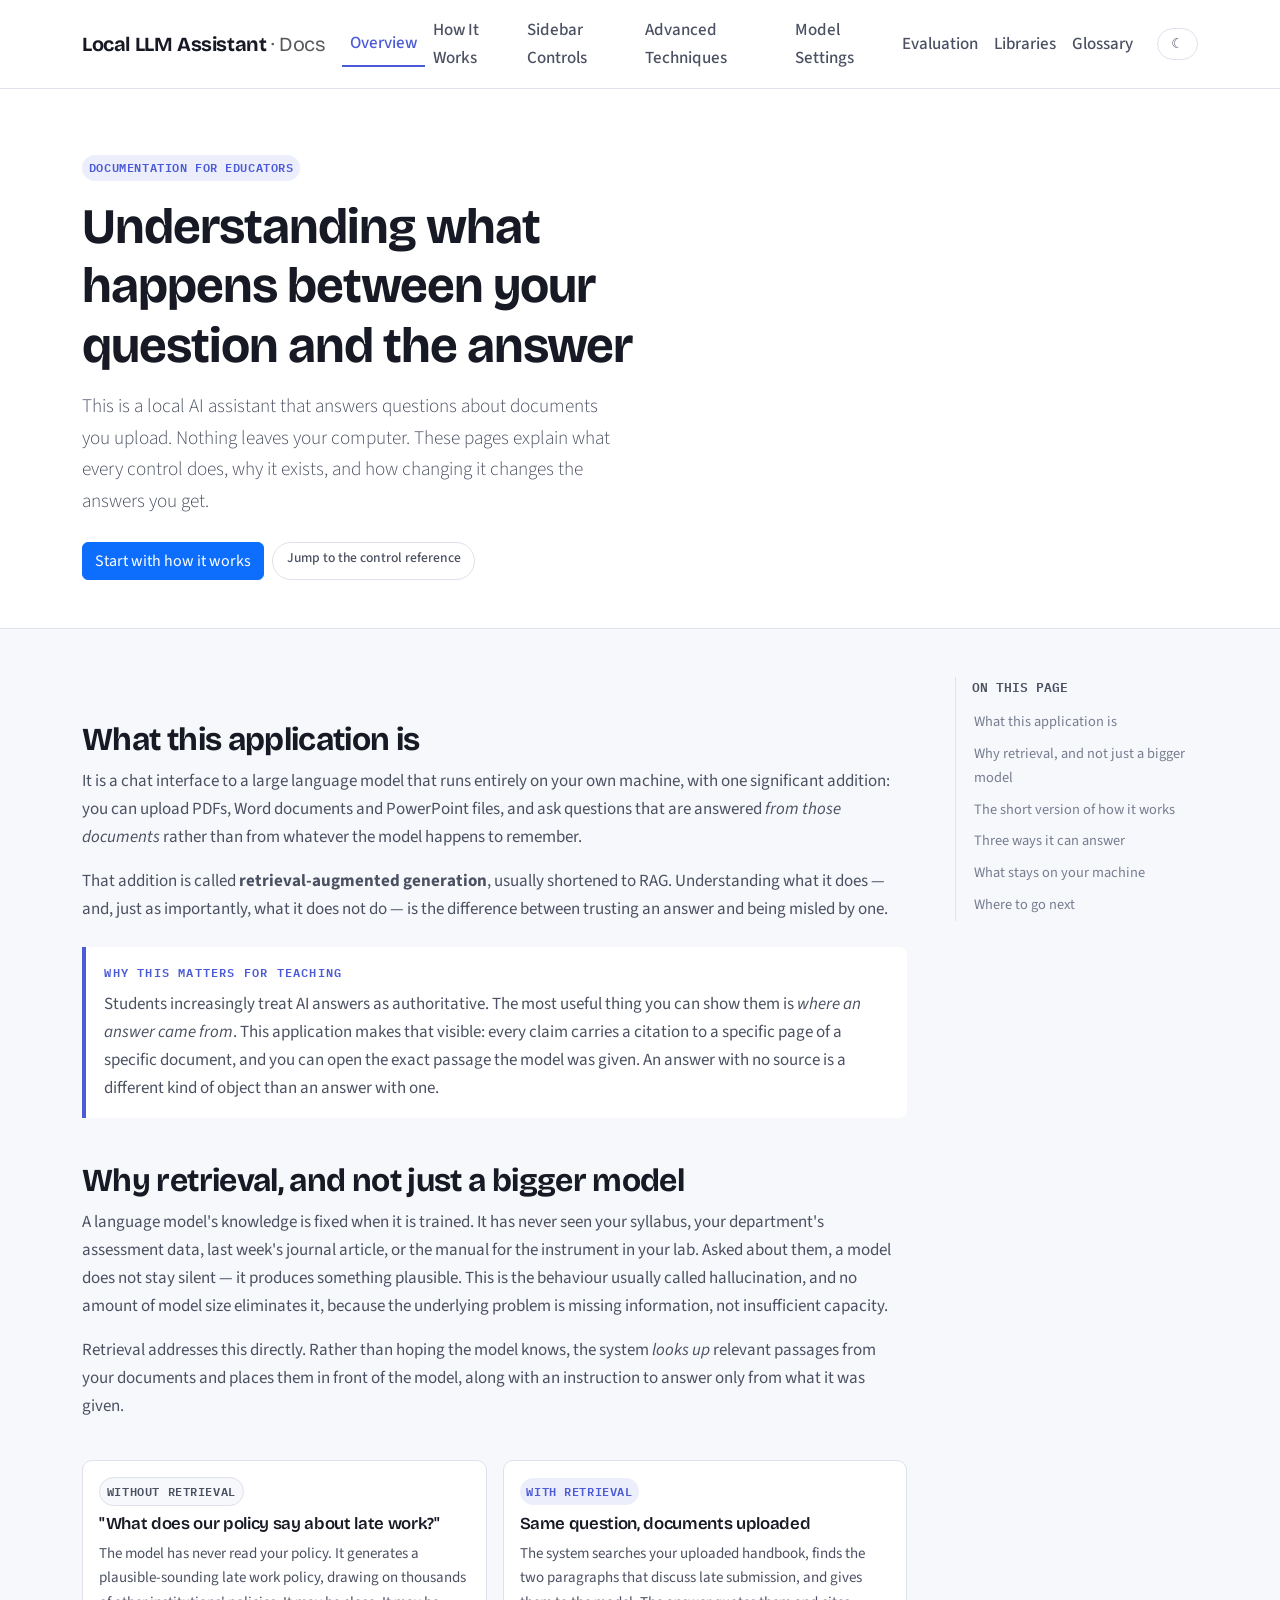
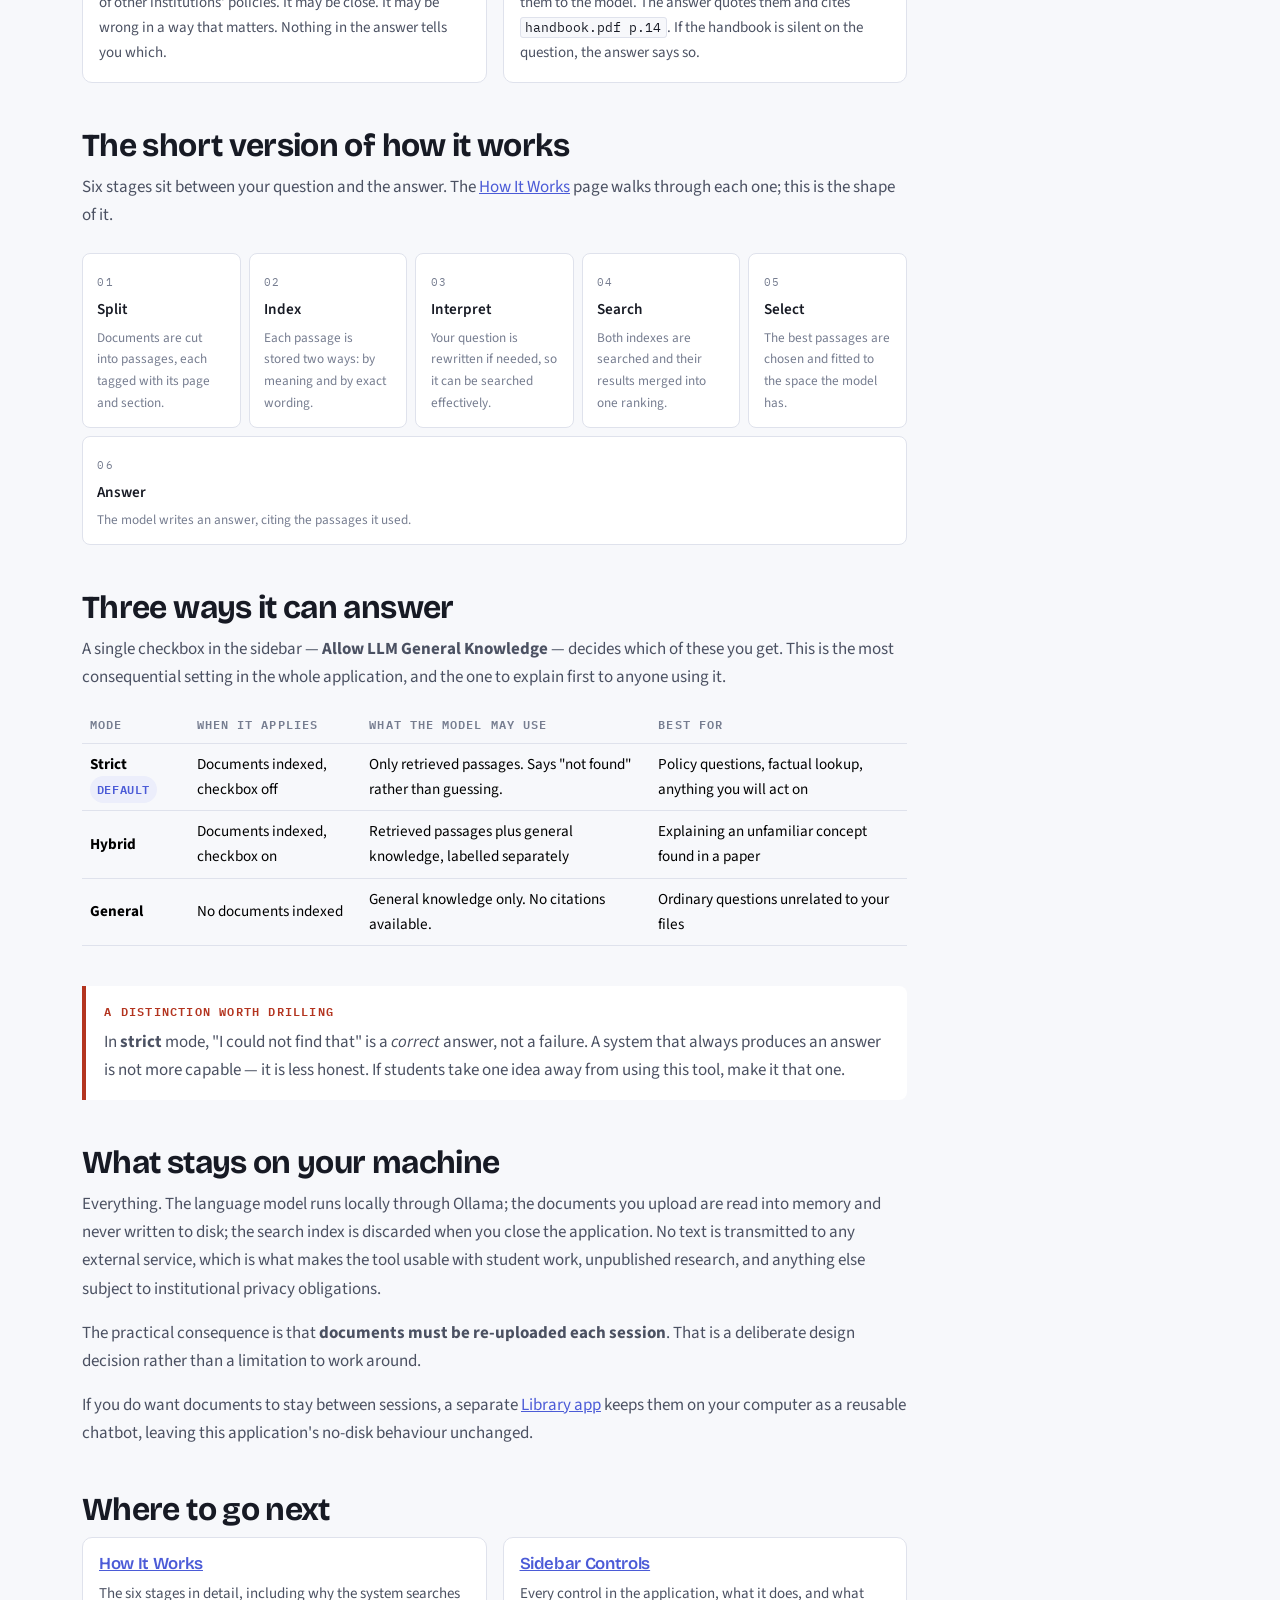
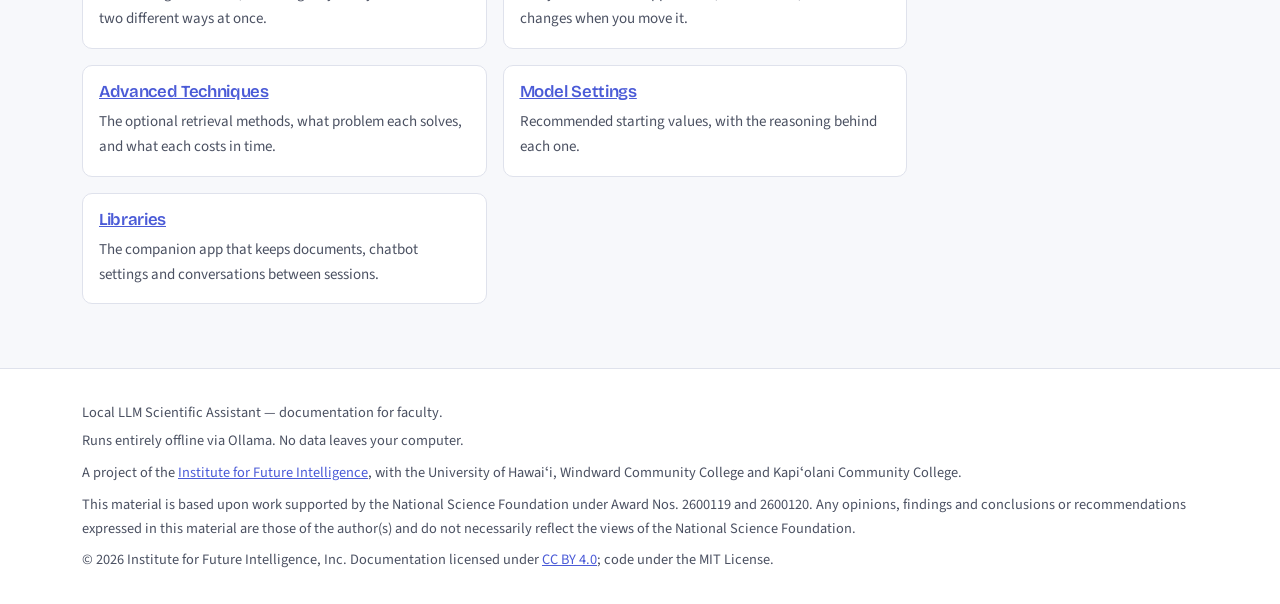
<file: docs/index.html>
<!DOCTYPE html>
<html lang="en" data-bs-theme="light">
<head>
<meta charset="utf-8">
<meta name="viewport" content="width=device-width, initial-scale=1">
<title>Overview · Local LLM Scientific Assistant</title>
<meta name="description" content="A guide to retrieval-augmented generation for faculty: what this local AI document assistant does, and what every setting actually controls.">
<link rel="preconnect" href="https://fonts.googleapis.com">
<link rel="preconnect" href="https://fonts.gstatic.com" crossorigin>
<link rel="stylesheet" href="https://fonts.googleapis.com/css2?family=Bricolage+Grotesque:opsz,wght@12..96,600;12..96,700&family=IBM+Plex+Mono:wght@400;500;600&family=Source+Sans+3:ital,wght@0,400;0,600;1,400&display=swap">
<link href="https://cdn.jsdelivr.net/npm/bootstrap@5.3.3/dist/css/bootstrap.min.css" rel="stylesheet" integrity="sha384-QWTKZyjpPEjISv5WaRU9OFeRpok6YctnYmDr5pNlyT2bRjXh0JMhjY6hW+ALEwIH" crossorigin="anonymous">
<link rel="stylesheet" href="assets/css/site.css">
</head>
<body>
<a class="skip-link" href="#main">Skip to content</a>
<div id="siteNav"></div>

<header class="hero">
  <div class="container">
    <span class="badge-soft badge-sem mb-3 d-inline-block">Documentation for educators</span>
    <h1>Understanding what happens between your question and the answer</h1>
    <p class="lead mt-3">
      This is a local AI assistant that answers questions about documents you upload.
      Nothing leaves your computer. These pages explain what every control does, why it
      exists, and how changing it changes the answers you get.
    </p>
    <div class="d-flex flex-wrap gap-2 mt-4">
      <a href="how-it-works.html" class="btn btn-primary">Start with how it works</a>
      <a href="controls.html" class="btn filter-btn">Jump to the control reference</a>
    </div>
  </div>
</header>

<div class="container my-5">
<div class="row g-5">
<main class="col-lg-9" id="main">

  <h2 id="what-is-this">What this application is</h2>
  <p>
    It is a chat interface to a large language model that runs entirely on your own
    machine, with one significant addition: you can upload PDFs, Word documents and
    PowerPoint files, and ask questions that are answered <em>from those documents</em>
    rather than from whatever the model happens to remember.
  </p>
  <p>
    That addition is called <strong>retrieval-augmented generation</strong>, usually
    shortened to RAG. Understanding what it does — and, just as importantly, what it does
    not do — is the difference between trusting an answer and being misled by one.
  </p>

  <div class="callout callout-teach">
    <span class="callout-title">Why this matters for teaching</span>
    <p>
      Students increasingly treat AI answers as authoritative. The most useful thing you
      can show them is <em>where an answer came from</em>. This application makes that
      visible: every claim carries a citation to a specific page of a specific document,
      and you can open the exact passage the model was given. An answer with no source
      is a different kind of object than an answer with one.
    </p>
  </div>

  <h2 id="why-rag">Why retrieval, and not just a bigger model</h2>
  <p>
    A language model's knowledge is fixed when it is trained. It has never seen your
    syllabus, your department's assessment data, last week's journal article, or the
    manual for the instrument in your lab. Asked about them, a model does not stay
    silent — it produces something plausible. This is the behaviour usually called
    hallucination, and no amount of model size eliminates it, because the underlying
    problem is missing information, not insufficient capacity.
  </p>
  <p>
    Retrieval addresses this directly. Rather than hoping the model knows, the system
    <em>looks up</em> relevant passages from your documents and places them in front of
    the model, along with an instruction to answer only from what it was given.
  </p>

  <div class="row g-3 my-4">
    <div class="col-md-6">
      <div class="card h-100">
        <div class="card-body">
          <span class="badge-soft badge-plain">Without retrieval</span>
          <h3 class="mt-2 mb-2" style="font-size:1.05rem">"What does our policy say about late work?"</h3>
          <p class="mb-0" style="font-size:0.94rem">
            The model has never read your policy. It generates a plausible-sounding late
            work policy, drawing on thousands of other institutions' policies. It may be
            close. It may be wrong in a way that matters. Nothing in the answer tells you
            which.
          </p>
        </div>
      </div>
    </div>
    <div class="col-md-6">
      <div class="card h-100">
        <div class="card-body">
          <span class="badge-soft badge-sem">With retrieval</span>
          <h3 class="mt-2 mb-2" style="font-size:1.05rem">Same question, documents uploaded</h3>
          <p class="mb-0" style="font-size:0.94rem">
            The system searches your uploaded handbook, finds the two paragraphs that
            discuss late submission, and gives them to the model. The answer quotes them
            and cites <code>handbook.pdf p.14</code>. If the handbook is silent on the
            question, the answer says so.
          </p>
        </div>
      </div>
    </div>
  </div>

  <h2 id="pipeline">The short version of how it works</h2>
  <p>
    Six stages sit between your question and the answer. The
    <a href="how-it-works.html">How It Works</a> page walks through each one; this is the
    shape of it.
  </p>

  <div class="pipeline">
    <div class="pipe-step">
      <span class="pipe-n">01</span>
      <p class="pipe-name">Split</p>
      <p class="pipe-desc">Documents are cut into passages, each tagged with its page and section.</p>
    </div>
    <div class="pipe-step">
      <span class="pipe-n">02</span>
      <p class="pipe-name">Index</p>
      <p class="pipe-desc">Each passage is stored two ways: by meaning and by exact wording.</p>
    </div>
    <div class="pipe-step">
      <span class="pipe-n">03</span>
      <p class="pipe-name">Interpret</p>
      <p class="pipe-desc">Your question is rewritten if needed, so it can be searched effectively.</p>
    </div>
    <div class="pipe-step">
      <span class="pipe-n">04</span>
      <p class="pipe-name">Search</p>
      <p class="pipe-desc">Both indexes are searched and their results merged into one ranking.</p>
    </div>
    <div class="pipe-step">
      <span class="pipe-n">05</span>
      <p class="pipe-name">Select</p>
      <p class="pipe-desc">The best passages are chosen and fitted to the space the model has.</p>
    </div>
    <div class="pipe-step">
      <span class="pipe-n">06</span>
      <p class="pipe-name">Answer</p>
      <p class="pipe-desc">The model writes an answer, citing the passages it used.</p>
    </div>
  </div>

  <h2 id="three-modes">Three ways it can answer</h2>
  <p>
    A single checkbox in the sidebar — <strong>Allow LLM General Knowledge</strong> —
    decides which of these you get. This is the most consequential setting in the whole
    application, and the one to explain first to anyone using it.
  </p>

  <div class="table-wrap">
    <table class="table align-middle">
      <thead>
        <tr>
          <th>Mode</th>
          <th>When it applies</th>
          <th>What the model may use</th>
          <th>Best for</th>
        </tr>
      </thead>
      <tbody>
        <tr>
          <td><strong>Strict</strong> <span class="badge-soft badge-sem">default</span></td>
          <td>Documents indexed, checkbox off</td>
          <td>Only retrieved passages. Says "not found" rather than guessing.</td>
          <td>Policy questions, factual lookup, anything you will act on</td>
        </tr>
        <tr>
          <td><strong>Hybrid</strong></td>
          <td>Documents indexed, checkbox on</td>
          <td>Retrieved passages plus general knowledge, labelled separately</td>
          <td>Explaining an unfamiliar concept found in a paper</td>
        </tr>
        <tr>
          <td><strong>General</strong></td>
          <td>No documents indexed</td>
          <td>General knowledge only. No citations available.</td>
          <td>Ordinary questions unrelated to your files</td>
        </tr>
      </tbody>
    </table>
  </div>

  <div class="callout callout-warn">
    <span class="callout-title">A distinction worth drilling</span>
    <p>
      In <strong>strict</strong> mode, "I could not find that" is a <em>correct</em>
      answer, not a failure. A system that always produces an answer is not more
      capable — it is less honest. If students take one idea away from using this tool,
      make it that one.
    </p>
  </div>

  <h2 id="privacy">What stays on your machine</h2>
  <p>
    Everything. The language model runs locally through Ollama; the documents you upload
    are read into memory and never written to disk; the search index is discarded when
    you close the application. No text is transmitted to any external service, which is
    what makes the tool usable with student work, unpublished research, and anything else
    subject to institutional privacy obligations.
  </p>
  <p>
    The practical consequence is that <strong>documents must be re-uploaded each session</strong>.
    That is a deliberate design decision rather than a limitation to work around.
  </p>
  <p>
    If you do want documents to stay between sessions, a separate
    <a href="libraries.html">Library app</a> keeps them on your computer as a
    reusable chatbot, leaving this application's no-disk behaviour unchanged.
  </p>

  <h2 id="orientation">Where to go next</h2>
  <div class="row g-3">
    <div class="col-md-6">
      <div class="card h-100"><div class="card-body">
        <h3 class="mt-0" style="font-size:1.05rem"><a href="how-it-works.html">How It Works</a></h3>
        <p class="mb-0" style="font-size:0.94rem">The six stages in detail, including why the system searches two different ways at once.</p>
      </div></div>
    </div>
    <div class="col-md-6">
      <div class="card h-100"><div class="card-body">
        <h3 class="mt-0" style="font-size:1.05rem"><a href="controls.html">Sidebar Controls</a></h3>
        <p class="mb-0" style="font-size:0.94rem">Every control in the application, what it does, and what changes when you move it.</p>
      </div></div>
    </div>
    <div class="col-md-6">
      <div class="card h-100"><div class="card-body">
        <h3 class="mt-0" style="font-size:1.05rem"><a href="techniques.html">Advanced Techniques</a></h3>
        <p class="mb-0" style="font-size:0.94rem">The optional retrieval methods, what problem each solves, and what each costs in time.</p>
      </div></div>
    </div>
    <div class="col-md-6">
      <div class="card h-100"><div class="card-body">
        <h3 class="mt-0" style="font-size:1.05rem"><a href="settings.html">Model Settings</a></h3>
        <p class="mb-0" style="font-size:0.94rem">Recommended starting values, with the reasoning behind each one.</p>
      </div></div>
    </div>
    <div class="col-md-6">
      <div class="card h-100"><div class="card-body">
        <h3 class="mt-0" style="font-size:1.05rem"><a href="libraries.html">Libraries</a></h3>
        <p class="mb-0" style="font-size:0.94rem">The companion app that keeps documents, chatbot settings and conversations between sessions.</p>
      </div></div>
    </div>
  </div>

</main>

<aside class="col-lg-3 d-none d-lg-block">
  <nav class="toc" aria-label="On this page">
    <p class="control-meta mb-2"><strong>ON THIS PAGE</strong></p>
    <div class="nav flex-column" id="tocList"></div>
  </nav>
</aside>
</div>
</div>

<footer class="site-footer">
  <div class="container">
    <p class="mb-1">Local LLM Scientific Assistant — documentation for faculty.</p>
    <p class="mb-2">Runs entirely offline via Ollama. No data leaves your computer.</p>
    <p class="mb-2">A project of the <a href="https://intofuture.org">Institute for Future Intelligence</a>, with the University of Hawaiʻi, Windward Community College and Kapiʻolani Community College.</p>
    <p class="mb-2">This material is based upon work supported by the National Science Foundation under Award Nos. 2600119 and 2600120. Any opinions, findings and conclusions or recommendations expressed in this material are those of the author(s) and do not necessarily reflect the views of the National Science Foundation.</p>
    <p class="mb-0">© 2026 Institute for Future Intelligence, Inc. Documentation licensed under <a href="https://creativecommons.org/licenses/by/4.0/">CC BY 4.0</a>; code under the MIT License.</p>
  </div>
</footer>

<script src="https://cdn.jsdelivr.net/npm/bootstrap@5.3.3/dist/js/bootstrap.bundle.min.js" integrity="sha384-YvpcrYf0tY3lHB60NNkmXc5s9fDVZLESaAA55NDzOxhy9GkcIdslK1eN7N6jIeHz" crossorigin="anonymous"></script>
<script src="assets/js/site.js"></script>
</body>
</html>
</file>
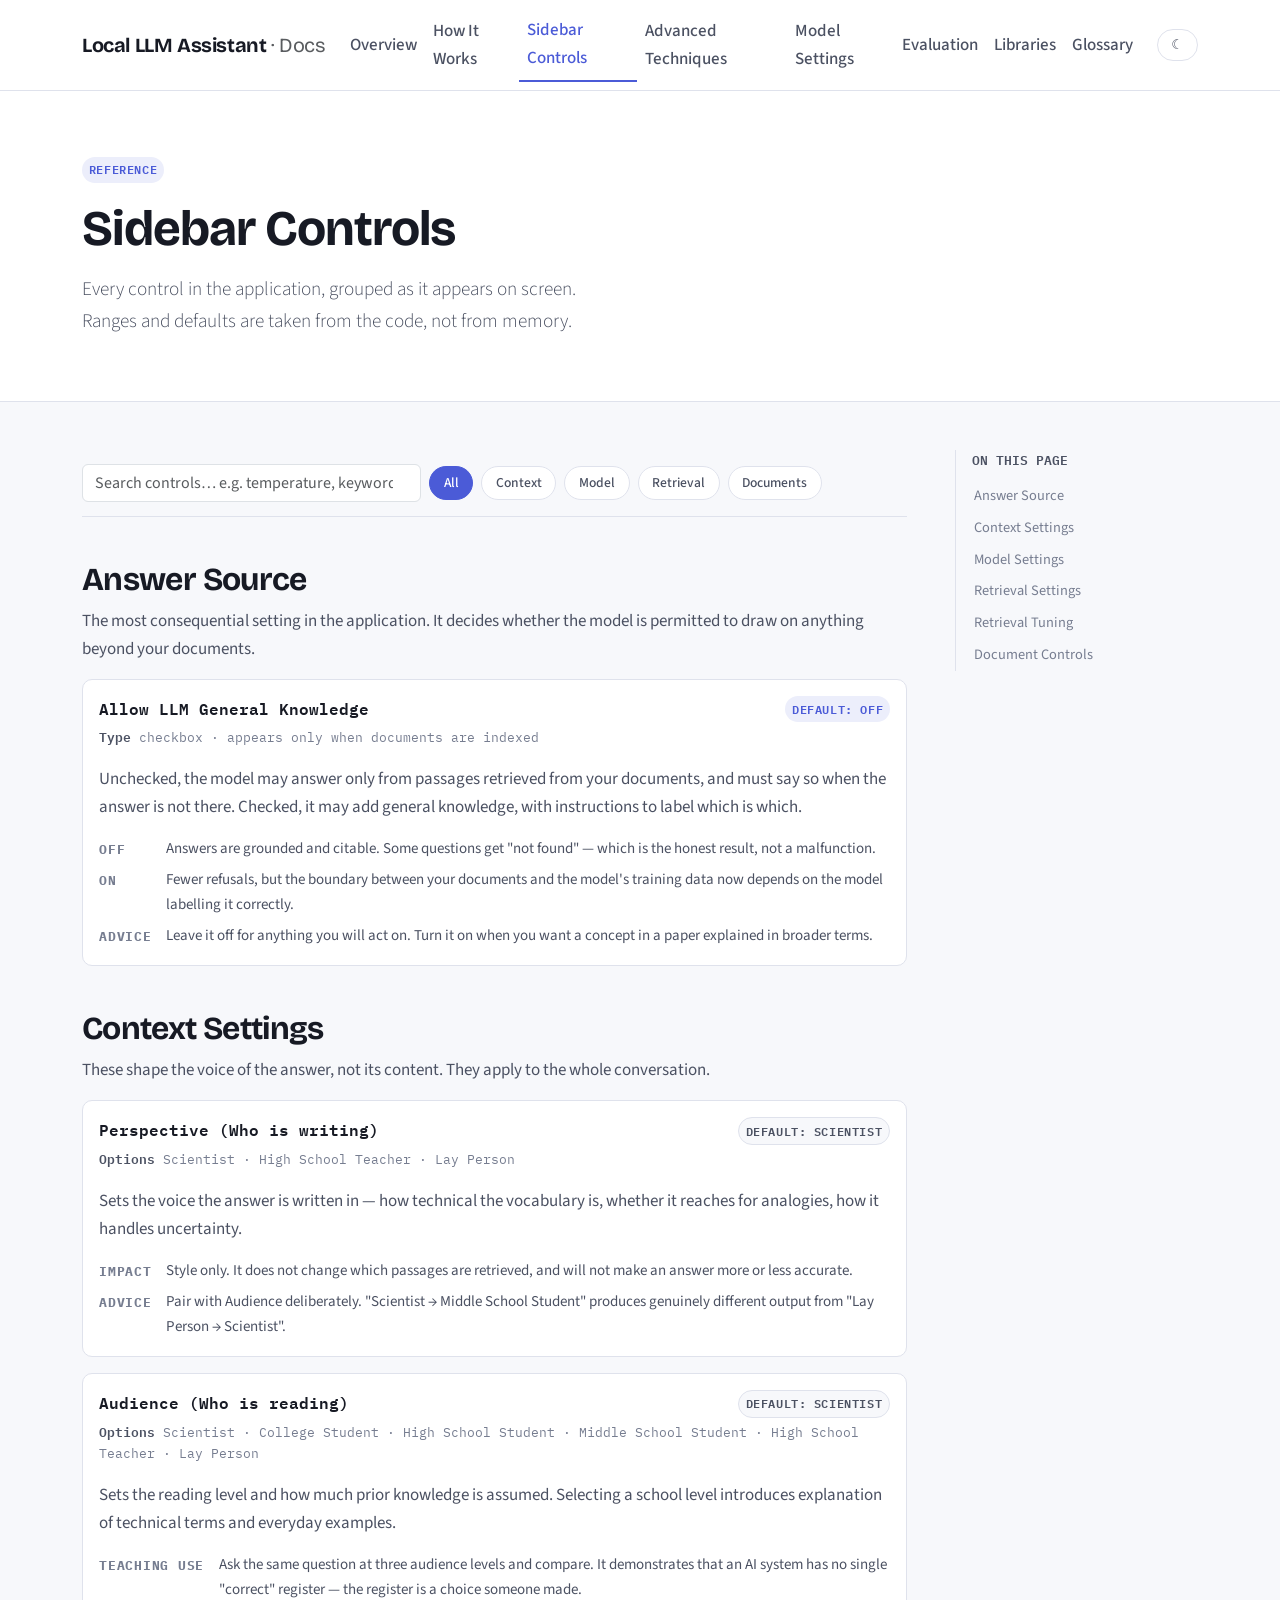
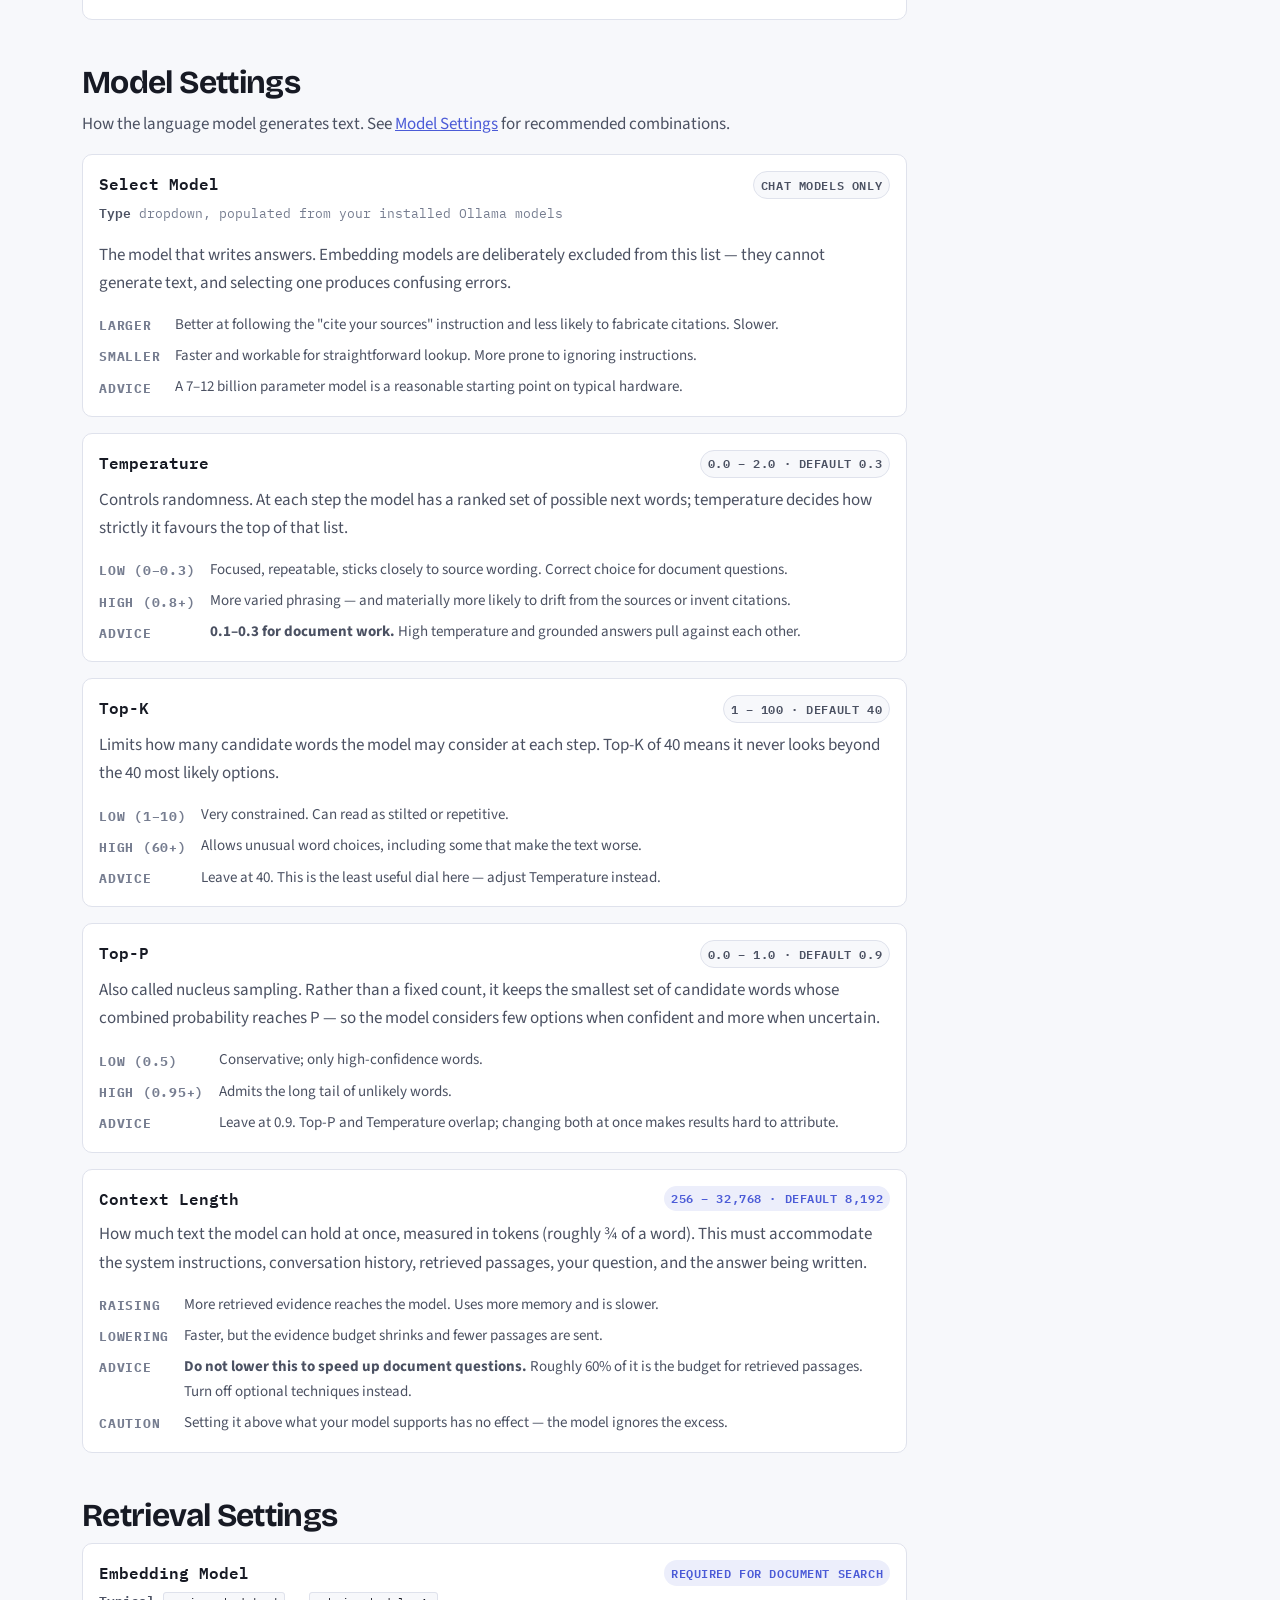
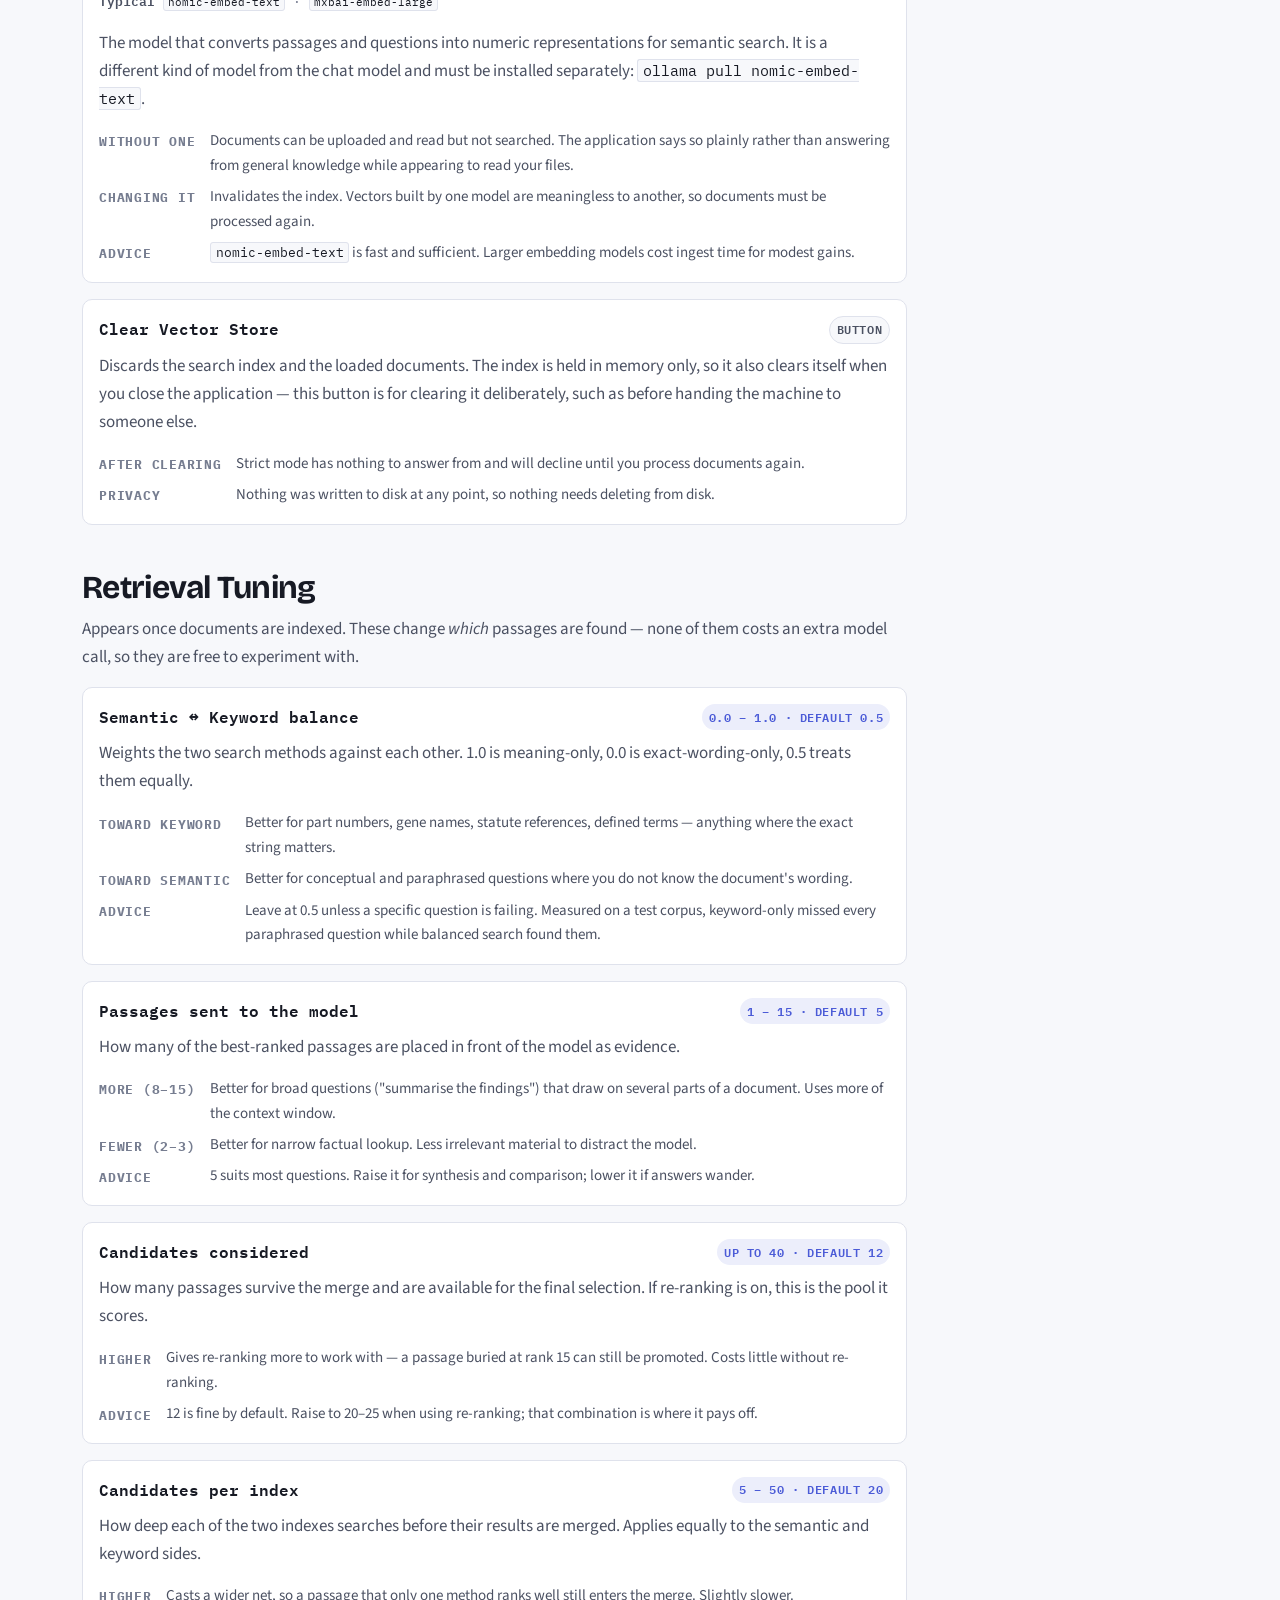
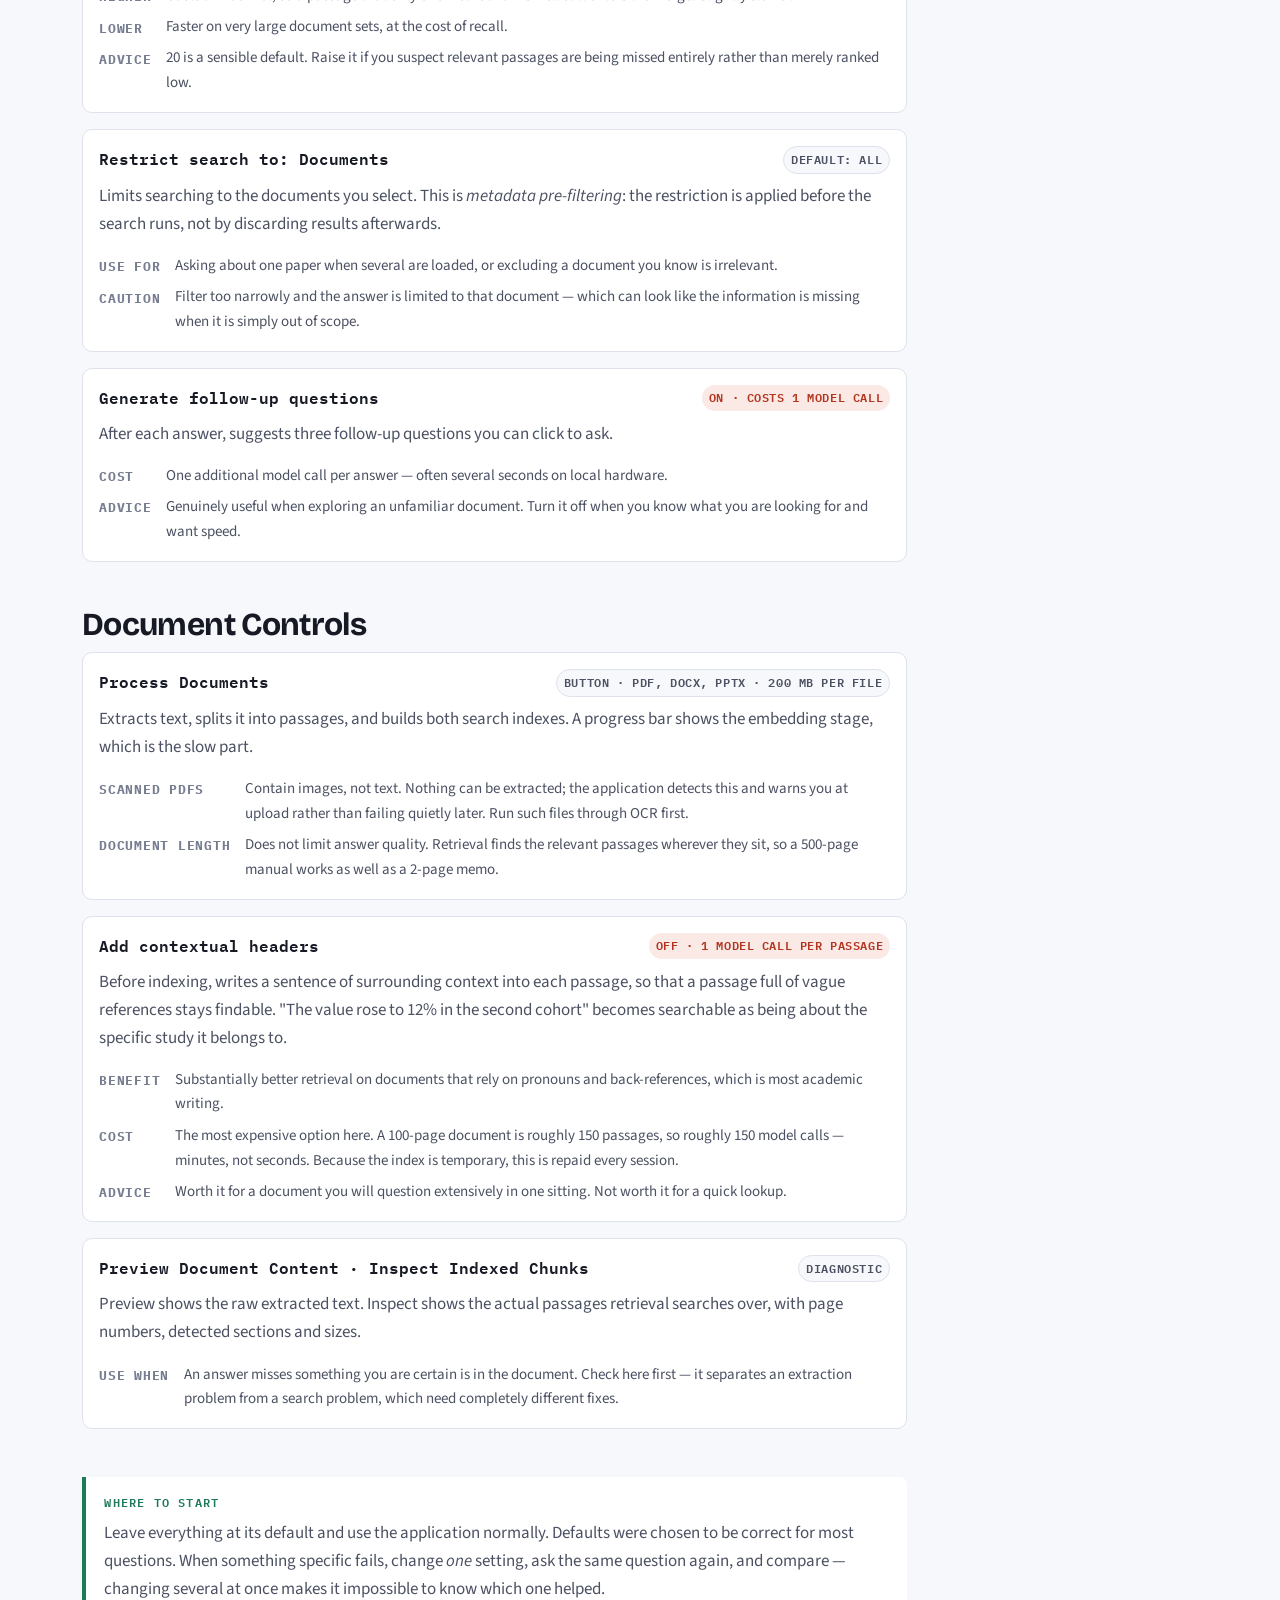
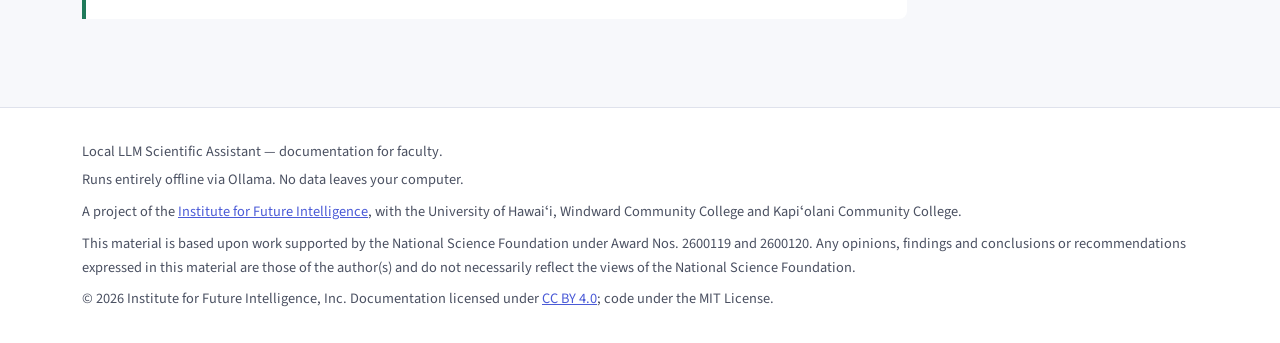
<file: docs/controls.html>
<!DOCTYPE html>
<html lang="en" data-bs-theme="light">
<head>
<meta charset="utf-8">
<meta name="viewport" content="width=device-width, initial-scale=1">
<title>Sidebar Controls · Local LLM Scientific Assistant</title>
<meta name="description" content="Complete reference for every control in the application: what it does, its range and default, and how changing it affects the answers you get.">
<link rel="preconnect" href="https://fonts.googleapis.com">
<link rel="preconnect" href="https://fonts.gstatic.com" crossorigin>
<link rel="stylesheet" href="https://fonts.googleapis.com/css2?family=Bricolage+Grotesque:opsz,wght@12..96,600;12..96,700&family=IBM+Plex+Mono:wght@400;500;600&family=Source+Sans+3:ital,wght@0,400;0,600;1,400&display=swap">
<link href="https://cdn.jsdelivr.net/npm/bootstrap@5.3.3/dist/css/bootstrap.min.css" rel="stylesheet" integrity="sha384-QWTKZyjpPEjISv5WaRU9OFeRpok6YctnYmDr5pNlyT2bRjXh0JMhjY6hW+ALEwIH" crossorigin="anonymous">
<link rel="stylesheet" href="assets/css/site.css">
</head>
<body>
<a class="skip-link" href="#main">Skip to content</a>
<div id="siteNav"></div>

<header class="hero">
  <div class="container">
    <span class="badge-soft badge-sem mb-3 d-inline-block">Reference</span>
    <h1>Sidebar Controls</h1>
    <p class="lead mt-3">
      Every control in the application, grouped as it appears on screen. Ranges and
      defaults are taken from the code, not from memory.
    </p>
  </div>
</header>

<div class="container my-5">
<div class="row g-5">
<main class="col-lg-9" id="main">

  <div class="filter-bar">
    <div class="row g-2 align-items-center">
      <div class="col-md-5">
        <label class="visually-hidden" for="filterSearch">Search controls</label>
        <input type="search" class="form-control" id="filterSearch"
               placeholder="Search controls… e.g. temperature, keyword, budget">
      </div>
      <div class="col-md-7">
        <div class="d-flex flex-wrap gap-2">
          <button class="filter-btn active" data-filter="all" aria-pressed="true">All</button>
          <button class="filter-btn" data-filter="context" aria-pressed="false">Context</button>
          <button class="filter-btn" data-filter="model" aria-pressed="false">Model</button>
          <button class="filter-btn" data-filter="retrieval" aria-pressed="false">Retrieval</button>
          <button class="filter-btn" data-filter="documents" aria-pressed="false">Documents</button>
        </div>
      </div>
    </div>
  </div>

  <p id="noResults" class="is-hidden py-4">No controls match that search.</p>

  <!-- ============================================================ -->
  <div data-group>
  <h2 id="answer-source">Answer Source</h2>
  <p>The most consequential setting in the application. It decides whether the model is
     permitted to draw on anything beyond your documents.</p>

  <div class="card control-card filterable mb-3" id="allow-general" data-tags="context retrieval">
    <div class="card-body">
      <div class="d-flex flex-wrap justify-content-between align-items-start gap-2">
        <span class="control-name">Allow LLM General Knowledge</span>
        <span class="badge-soft badge-sem">Default: off</span>
      </div>
      <p class="control-meta mt-1"><strong>Type</strong> checkbox · appears only when documents are indexed</p>
      <p class="mt-2">
        Unchecked, the model may answer only from passages retrieved from your documents,
        and must say so when the answer is not there. Checked, it may add general knowledge,
        with instructions to label which is which.
      </p>
      <dl class="effect mt-3">
        <dt>Off</dt><dd>Answers are grounded and citable. Some questions get "not found" — which is the honest result, not a malfunction.</dd>
        <dt>On</dt><dd>Fewer refusals, but the boundary between your documents and the model's training data now depends on the model labelling it correctly.</dd>
        <dt>Advice</dt><dd>Leave it off for anything you will act on. Turn it on when you want a concept in a paper explained in broader terms.</dd>
      </dl>
    </div>
  </div>
  </div>

  <!-- ============================================================ -->
  <div data-group>
  <h2 id="context-settings">Context Settings</h2>
  <p>These shape the voice of the answer, not its content. They apply to the whole
     conversation.</p>

  <div class="card control-card filterable mb-3" id="perspective" data-tags="context">
    <div class="card-body">
      <div class="d-flex flex-wrap justify-content-between align-items-start gap-2">
        <span class="control-name">Perspective (Who is writing)</span>
        <span class="badge-soft badge-plain">Default: Scientist</span>
      </div>
      <p class="control-meta mt-1"><strong>Options</strong> Scientist · High School Teacher · Lay Person</p>
      <p class="mt-2">
        Sets the voice the answer is written in — how technical the vocabulary is, whether
        it reaches for analogies, how it handles uncertainty.
      </p>
      <dl class="effect mt-3">
        <dt>Impact</dt><dd>Style only. It does not change which passages are retrieved, and will not make an answer more or less accurate.</dd>
        <dt>Advice</dt><dd>Pair with Audience deliberately. "Scientist → Middle School Student" produces genuinely different output from "Lay Person → Scientist".</dd>
      </dl>
    </div>
  </div>

  <div class="card control-card filterable mb-3" id="audience" data-tags="context">
    <div class="card-body">
      <div class="d-flex flex-wrap justify-content-between align-items-start gap-2">
        <span class="control-name">Audience (Who is reading)</span>
        <span class="badge-soft badge-plain">Default: Scientist</span>
      </div>
      <p class="control-meta mt-1"><strong>Options</strong> Scientist · College Student · High School Student · Middle School Student · High School Teacher · Lay Person</p>
      <p class="mt-2">
        Sets the reading level and how much prior knowledge is assumed. Selecting a school
        level introduces explanation of technical terms and everyday examples.
      </p>
      <dl class="effect mt-3">
        <dt>Teaching use</dt><dd>Ask the same question at three audience levels and compare. It demonstrates that an AI system has no single "correct" register — the register is a choice someone made.</dd>
      </dl>
    </div>
  </div>
  </div>

  <!-- ============================================================ -->
  <div data-group>
  <h2 id="model-settings">Model Settings</h2>
  <p>How the language model generates text. See
     <a href="settings.html">Model Settings</a> for recommended combinations.</p>

  <div class="card control-card filterable mb-3" id="select-model" data-tags="model">
    <div class="card-body">
      <div class="d-flex flex-wrap justify-content-between align-items-start gap-2">
        <span class="control-name">Select Model</span>
        <span class="badge-soft badge-plain">Chat models only</span>
      </div>
      <p class="control-meta mt-1"><strong>Type</strong> dropdown, populated from your installed Ollama models</p>
      <p class="mt-2">
        The model that writes answers. Embedding models are deliberately excluded from
        this list — they cannot generate text, and selecting one produces confusing errors.
      </p>
      <dl class="effect mt-3">
        <dt>Larger</dt><dd>Better at following the "cite your sources" instruction and less likely to fabricate citations. Slower.</dd>
        <dt>Smaller</dt><dd>Faster and workable for straightforward lookup. More prone to ignoring instructions.</dd>
        <dt>Advice</dt><dd>A 7–12&nbsp;billion parameter model is a reasonable starting point on typical hardware.</dd>
      </dl>
    </div>
  </div>

  <div class="card control-card filterable mb-3" id="temperature" data-tags="model">
    <div class="card-body">
      <div class="d-flex flex-wrap justify-content-between align-items-start gap-2">
        <span class="control-name">Temperature</span>
        <span class="badge-soft badge-plain">0.0 – 2.0 · default 0.3</span>
      </div>
      <p class="mt-2">
        Controls randomness. At each step the model has a ranked set of possible next
        words; temperature decides how strictly it favours the top of that list.
      </p>
      <dl class="effect mt-3">
        <dt>Low (0–0.3)</dt><dd>Focused, repeatable, sticks closely to source wording. Correct choice for document questions.</dd>
        <dt>High (0.8+)</dt><dd>More varied phrasing — and materially more likely to drift from the sources or invent citations.</dd>
        <dt>Advice</dt><dd><strong>0.1–0.3 for document work.</strong> High temperature and grounded answers pull against each other.</dd>
      </dl>
    </div>
  </div>

  <div class="card control-card filterable mb-3" id="top-k" data-tags="model">
    <div class="card-body">
      <div class="d-flex flex-wrap justify-content-between align-items-start gap-2">
        <span class="control-name">Top-K</span>
        <span class="badge-soft badge-plain">1 – 100 · default 40</span>
      </div>
      <p class="mt-2">
        Limits how many candidate words the model may consider at each step. Top-K of 40
        means it never looks beyond the 40 most likely options.
      </p>
      <dl class="effect mt-3">
        <dt>Low (1–10)</dt><dd>Very constrained. Can read as stilted or repetitive.</dd>
        <dt>High (60+)</dt><dd>Allows unusual word choices, including some that make the text worse.</dd>
        <dt>Advice</dt><dd>Leave at 40. This is the least useful dial here — adjust Temperature instead.</dd>
      </dl>
    </div>
  </div>

  <div class="card control-card filterable mb-3" id="top-p" data-tags="model">
    <div class="card-body">
      <div class="d-flex flex-wrap justify-content-between align-items-start gap-2">
        <span class="control-name">Top-P</span>
        <span class="badge-soft badge-plain">0.0 – 1.0 · default 0.9</span>
      </div>
      <p class="mt-2">
        Also called nucleus sampling. Rather than a fixed count, it keeps the smallest set
        of candidate words whose combined probability reaches P — so the model considers
        few options when confident and more when uncertain.
      </p>
      <dl class="effect mt-3">
        <dt>Low (0.5)</dt><dd>Conservative; only high-confidence words.</dd>
        <dt>High (0.95+)</dt><dd>Admits the long tail of unlikely words.</dd>
        <dt>Advice</dt><dd>Leave at 0.9. Top-P and Temperature overlap; changing both at once makes results hard to attribute.</dd>
      </dl>
    </div>
  </div>

  <div class="card control-card filterable mb-3" id="context-length" data-tags="model retrieval">
    <div class="card-body">
      <div class="d-flex flex-wrap justify-content-between align-items-start gap-2">
        <span class="control-name">Context Length</span>
        <span class="badge-soft badge-sem">256 – 32,768 · default 8,192</span>
      </div>
      <p class="mt-2">
        How much text the model can hold at once, measured in tokens (roughly ¾ of a word).
        This must accommodate the system instructions, conversation history, retrieved
        passages, your question, and the answer being written.
      </p>
      <dl class="effect mt-3">
        <dt>Raising</dt><dd>More retrieved evidence reaches the model. Uses more memory and is slower.</dd>
        <dt>Lowering</dt><dd>Faster, but the evidence budget shrinks and fewer passages are sent.</dd>
        <dt>Advice</dt><dd><strong>Do not lower this to speed up document questions.</strong> Roughly 60% of it is the budget for retrieved passages. Turn off optional techniques instead.</dd>
        <dt>Caution</dt><dd>Setting it above what your model supports has no effect — the model ignores the excess.</dd>
      </dl>
    </div>
  </div>
  </div>

  <!-- ============================================================ -->
  <div data-group>
  <h2 id="retrieval-settings">Retrieval Settings</h2>

  <div class="card control-card filterable mb-3" id="embedding-model" data-tags="retrieval model">
    <div class="card-body">
      <div class="d-flex flex-wrap justify-content-between align-items-start gap-2">
        <span class="control-name">Embedding Model</span>
        <span class="badge-soft badge-sem">Required for document search</span>
      </div>
      <p class="control-meta mt-1"><strong>Typical</strong> <code>nomic-embed-text</code> · <code>mxbai-embed-large</code></p>
      <p class="mt-2">
        The model that converts passages and questions into numeric representations for
        semantic search. It is a different kind of model from the chat model and must be
        installed separately: <code>ollama pull nomic-embed-text</code>.
      </p>
      <dl class="effect mt-3">
        <dt>Without one</dt><dd>Documents can be uploaded and read but not searched. The application says so plainly rather than answering from general knowledge while appearing to read your files.</dd>
        <dt>Changing it</dt><dd>Invalidates the index. Vectors built by one model are meaningless to another, so documents must be processed again.</dd>
        <dt>Advice</dt><dd><code>nomic-embed-text</code> is fast and sufficient. Larger embedding models cost ingest time for modest gains.</dd>
      </dl>
    </div>
  </div>

  <div class="card control-card filterable mb-3" id="clear-store" data-tags="retrieval documents">
    <div class="card-body">
      <div class="d-flex flex-wrap justify-content-between align-items-start gap-2">
        <span class="control-name">Clear Vector Store</span>
        <span class="badge-soft badge-plain">Button</span>
      </div>
      <p class="mt-2">
        Discards the search index and the loaded documents. The index is held in memory
        only, so it also clears itself when you close the application — this button is for
        clearing it deliberately, such as before handing the machine to someone else.
      </p>
      <dl class="effect mt-3">
        <dt>After clearing</dt><dd>Strict mode has nothing to answer from and will decline until you process documents again.</dd>
        <dt>Privacy</dt><dd>Nothing was written to disk at any point, so nothing needs deleting from disk.</dd>
      </dl>
    </div>
  </div>
  </div>

  <!-- ============================================================ -->
  <div data-group>
  <h2 id="retrieval-tuning">Retrieval Tuning</h2>
  <p>Appears once documents are indexed. These change <em>which</em> passages are found —
     none of them costs an extra model call, so they are free to experiment with.</p>

  <div class="card control-card filterable mb-3" id="balance" data-tags="retrieval">
    <div class="card-body">
      <div class="d-flex flex-wrap justify-content-between align-items-start gap-2">
        <span class="control-name">Semantic ↔ Keyword balance</span>
        <span class="badge-soft badge-sem">0.0 – 1.0 · default 0.5</span>
      </div>
      <p class="mt-2">
        Weights the two search methods against each other. 1.0 is meaning-only, 0.0 is
        exact-wording-only, 0.5 treats them equally.
      </p>
      <dl class="effect mt-3">
        <dt>Toward keyword</dt><dd>Better for part numbers, gene names, statute references, defined terms — anything where the exact string matters.</dd>
        <dt>Toward semantic</dt><dd>Better for conceptual and paraphrased questions where you do not know the document's wording.</dd>
        <dt>Advice</dt><dd>Leave at 0.5 unless a specific question is failing. Measured on a test corpus, keyword-only missed every paraphrased question while balanced search found them.</dd>
      </dl>
    </div>
  </div>

  <div class="card control-card filterable mb-3" id="passages-sent" data-tags="retrieval">
    <div class="card-body">
      <div class="d-flex flex-wrap justify-content-between align-items-start gap-2">
        <span class="control-name">Passages sent to the model</span>
        <span class="badge-soft badge-sem">1 – 15 · default 5</span>
      </div>
      <p class="mt-2">
        How many of the best-ranked passages are placed in front of the model as evidence.
      </p>
      <dl class="effect mt-3">
        <dt>More (8–15)</dt><dd>Better for broad questions ("summarise the findings") that draw on several parts of a document. Uses more of the context window.</dd>
        <dt>Fewer (2–3)</dt><dd>Better for narrow factual lookup. Less irrelevant material to distract the model.</dd>
        <dt>Advice</dt><dd>5 suits most questions. Raise it for synthesis and comparison; lower it if answers wander.</dd>
      </dl>
    </div>
  </div>

  <div class="card control-card filterable mb-3" id="candidates-considered" data-tags="retrieval">
    <div class="card-body">
      <div class="d-flex flex-wrap justify-content-between align-items-start gap-2">
        <span class="control-name">Candidates considered</span>
        <span class="badge-soft badge-sem">up to 40 · default 12</span>
      </div>
      <p class="mt-2">
        How many passages survive the merge and are available for the final selection. If
        re-ranking is on, this is the pool it scores.
      </p>
      <dl class="effect mt-3">
        <dt>Higher</dt><dd>Gives re-ranking more to work with — a passage buried at rank 15 can still be promoted. Costs little without re-ranking.</dd>
        <dt>Advice</dt><dd>12 is fine by default. Raise to 20–25 when using re-ranking; that combination is where it pays off.</dd>
      </dl>
    </div>
  </div>

  <div class="card control-card filterable mb-3" id="candidates-per-index" data-tags="retrieval">
    <div class="card-body">
      <div class="d-flex flex-wrap justify-content-between align-items-start gap-2">
        <span class="control-name">Candidates per index</span>
        <span class="badge-soft badge-sem">5 – 50 · default 20</span>
      </div>
      <p class="mt-2">
        How deep each of the two indexes searches before their results are merged. Applies
        equally to the semantic and keyword sides.
      </p>
      <dl class="effect mt-3">
        <dt>Higher</dt><dd>Casts a wider net, so a passage that only one method ranks well still enters the merge. Slightly slower.</dd>
        <dt>Lower</dt><dd>Faster on very large document sets, at the cost of recall.</dd>
        <dt>Advice</dt><dd>20 is a sensible default. Raise it if you suspect relevant passages are being missed entirely rather than merely ranked low.</dd>
      </dl>
    </div>
  </div>

  <div class="card control-card filterable mb-3" id="restrict-documents" data-tags="retrieval documents">
    <div class="card-body">
      <div class="d-flex flex-wrap justify-content-between align-items-start gap-2">
        <span class="control-name">Restrict search to: Documents</span>
        <span class="badge-soft badge-plain">Default: all</span>
      </div>
      <p class="mt-2">
        Limits searching to the documents you select. This is <em>metadata pre-filtering</em>:
        the restriction is applied before the search runs, not by discarding results afterwards.
      </p>
      <dl class="effect mt-3">
        <dt>Use for</dt><dd>Asking about one paper when several are loaded, or excluding a document you know is irrelevant.</dd>
        <dt>Caution</dt><dd>Filter too narrowly and the answer is limited to that document — which can look like the information is missing when it is simply out of scope.</dd>
      </dl>
    </div>
  </div>

  <div class="card control-card filterable mb-3" id="followups" data-tags="model">
    <div class="card-body">
      <div class="d-flex flex-wrap justify-content-between align-items-start gap-2">
        <span class="control-name">Generate follow-up questions</span>
        <span class="badge-soft badge-costly">On · costs 1 model call</span>
      </div>
      <p class="mt-2">
        After each answer, suggests three follow-up questions you can click to ask.
      </p>
      <dl class="effect mt-3">
        <dt>Cost</dt><dd>One additional model call per answer — often several seconds on local hardware.</dd>
        <dt>Advice</dt><dd>Genuinely useful when exploring an unfamiliar document. Turn it off when you know what you are looking for and want speed.</dd>
      </dl>
    </div>
  </div>
  </div>

  <!-- ============================================================ -->
  <div data-group>
  <h2 id="document-controls">Document Controls</h2>

  <div class="card control-card filterable mb-3" id="process-documents" data-tags="documents">
    <div class="card-body">
      <div class="d-flex flex-wrap justify-content-between align-items-start gap-2">
        <span class="control-name">Process Documents</span>
        <span class="badge-soft badge-plain">Button · PDF, DOCX, PPTX · 200 MB per file</span>
      </div>
      <p class="mt-2">
        Extracts text, splits it into passages, and builds both search indexes. A progress
        bar shows the embedding stage, which is the slow part.
      </p>
      <dl class="effect mt-3">
        <dt>Scanned PDFs</dt><dd>Contain images, not text. Nothing can be extracted; the application detects this and warns you at upload rather than failing quietly later. Run such files through OCR first.</dd>
        <dt>Document length</dt><dd>Does not limit answer quality. Retrieval finds the relevant passages wherever they sit, so a 500-page manual works as well as a 2-page memo.</dd>
      </dl>
    </div>
  </div>

  <div class="card control-card filterable mb-3" id="contextual-headers" data-tags="documents retrieval">
    <div class="card-body">
      <div class="d-flex flex-wrap justify-content-between align-items-start gap-2">
        <span class="control-name">Add contextual headers</span>
        <span class="badge-soft badge-costly">Off · 1 model call per passage</span>
      </div>
      <p class="mt-2">
        Before indexing, writes a sentence of surrounding context into each passage, so
        that a passage full of vague references stays findable. "The value rose to 12% in
        the second cohort" becomes searchable as being about the specific study it belongs to.
      </p>
      <dl class="effect mt-3">
        <dt>Benefit</dt><dd>Substantially better retrieval on documents that rely on pronouns and back-references, which is most academic writing.</dd>
        <dt>Cost</dt><dd>The most expensive option here. A 100-page document is roughly 150 passages, so roughly 150 model calls — minutes, not seconds. Because the index is temporary, this is repaid every session.</dd>
        <dt>Advice</dt><dd>Worth it for a document you will question extensively in one sitting. Not worth it for a quick lookup.</dd>
      </dl>
    </div>
  </div>

  <div class="card control-card filterable mb-3" id="preview-inspect" data-tags="documents">
    <div class="card-body">
      <div class="d-flex flex-wrap justify-content-between align-items-start gap-2">
        <span class="control-name">Preview Document Content · Inspect Indexed Chunks</span>
        <span class="badge-soft badge-plain">Diagnostic</span>
      </div>
      <p class="mt-2">
        Preview shows the raw extracted text. Inspect shows the actual passages retrieval
        searches over, with page numbers, detected sections and sizes.
      </p>
      <dl class="effect mt-3">
        <dt>Use when</dt><dd>An answer misses something you are certain is in the document. Check here first — it separates an extraction problem from a search problem, which need completely different fixes.</dd>
      </dl>
    </div>
  </div>
  </div>

  <div class="callout callout-tip mt-5">
    <span class="callout-title">Where to start</span>
    <p>
      Leave everything at its default and use the application normally. Defaults were
      chosen to be correct for most questions. When something specific fails, change
      <em>one</em> setting, ask the same question again, and compare — changing several at
      once makes it impossible to know which one helped.
    </p>
  </div>

</main>

<aside class="col-lg-3 d-none d-lg-block">
  <nav class="toc" aria-label="On this page">
    <p class="control-meta mb-2"><strong>ON THIS PAGE</strong></p>
    <div class="nav flex-column" id="tocList"></div>
  </nav>
</aside>
</div>
</div>

<footer class="site-footer">
  <div class="container">
    <p class="mb-1">Local LLM Scientific Assistant — documentation for faculty.</p>
    <p class="mb-2">Runs entirely offline via Ollama. No data leaves your computer.</p>
    <p class="mb-2">A project of the <a href="https://intofuture.org">Institute for Future Intelligence</a>, with the University of Hawaiʻi, Windward Community College and Kapiʻolani Community College.</p>
    <p class="mb-2">This material is based upon work supported by the National Science Foundation under Award Nos. 2600119 and 2600120. Any opinions, findings and conclusions or recommendations expressed in this material are those of the author(s) and do not necessarily reflect the views of the National Science Foundation.</p>
    <p class="mb-0">© 2026 Institute for Future Intelligence, Inc. Documentation licensed under <a href="https://creativecommons.org/licenses/by/4.0/">CC BY 4.0</a>; code under the MIT License.</p>
  </div>
</footer>

<script src="https://cdn.jsdelivr.net/npm/bootstrap@5.3.3/dist/js/bootstrap.bundle.min.js" integrity="sha384-YvpcrYf0tY3lHB60NNkmXc5s9fDVZLESaAA55NDzOxhy9GkcIdslK1eN7N6jIeHz" crossorigin="anonymous"></script>
<script src="assets/js/site.js"></script>
</body>
</html>
</file>
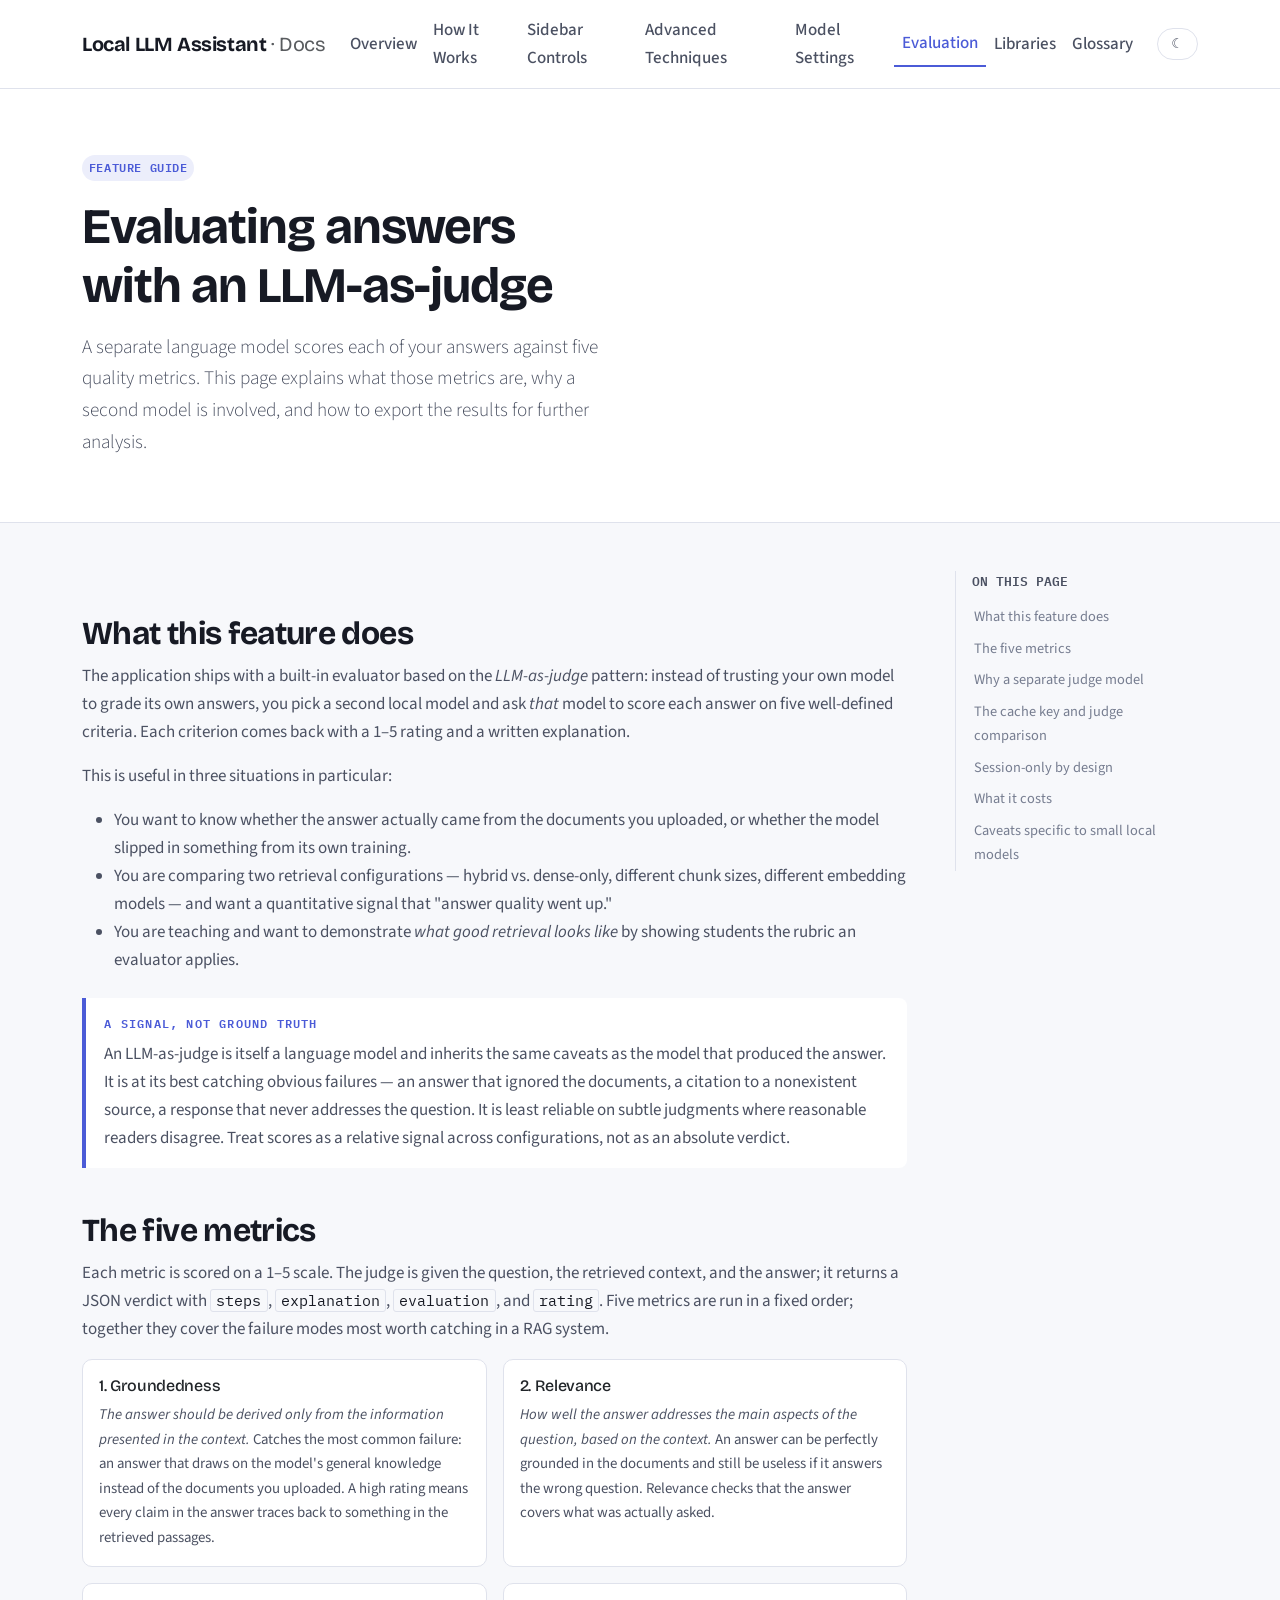
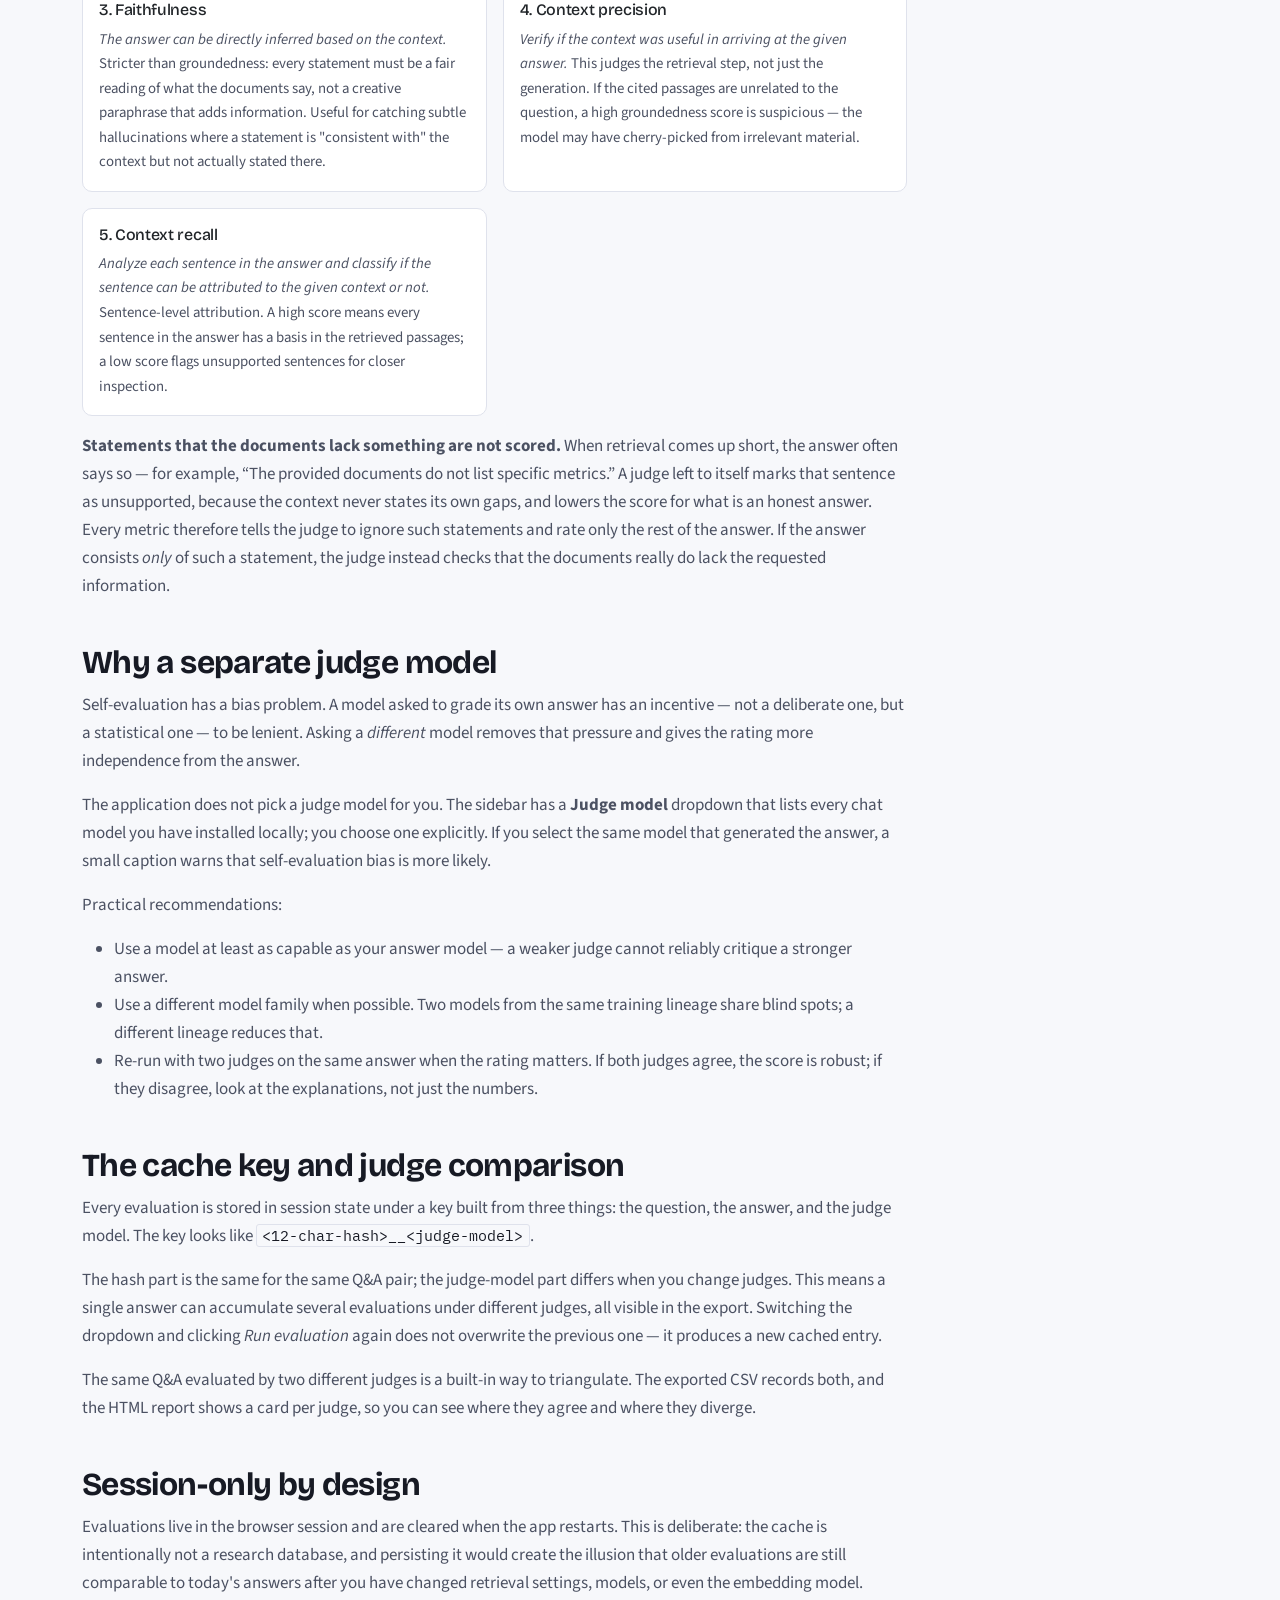
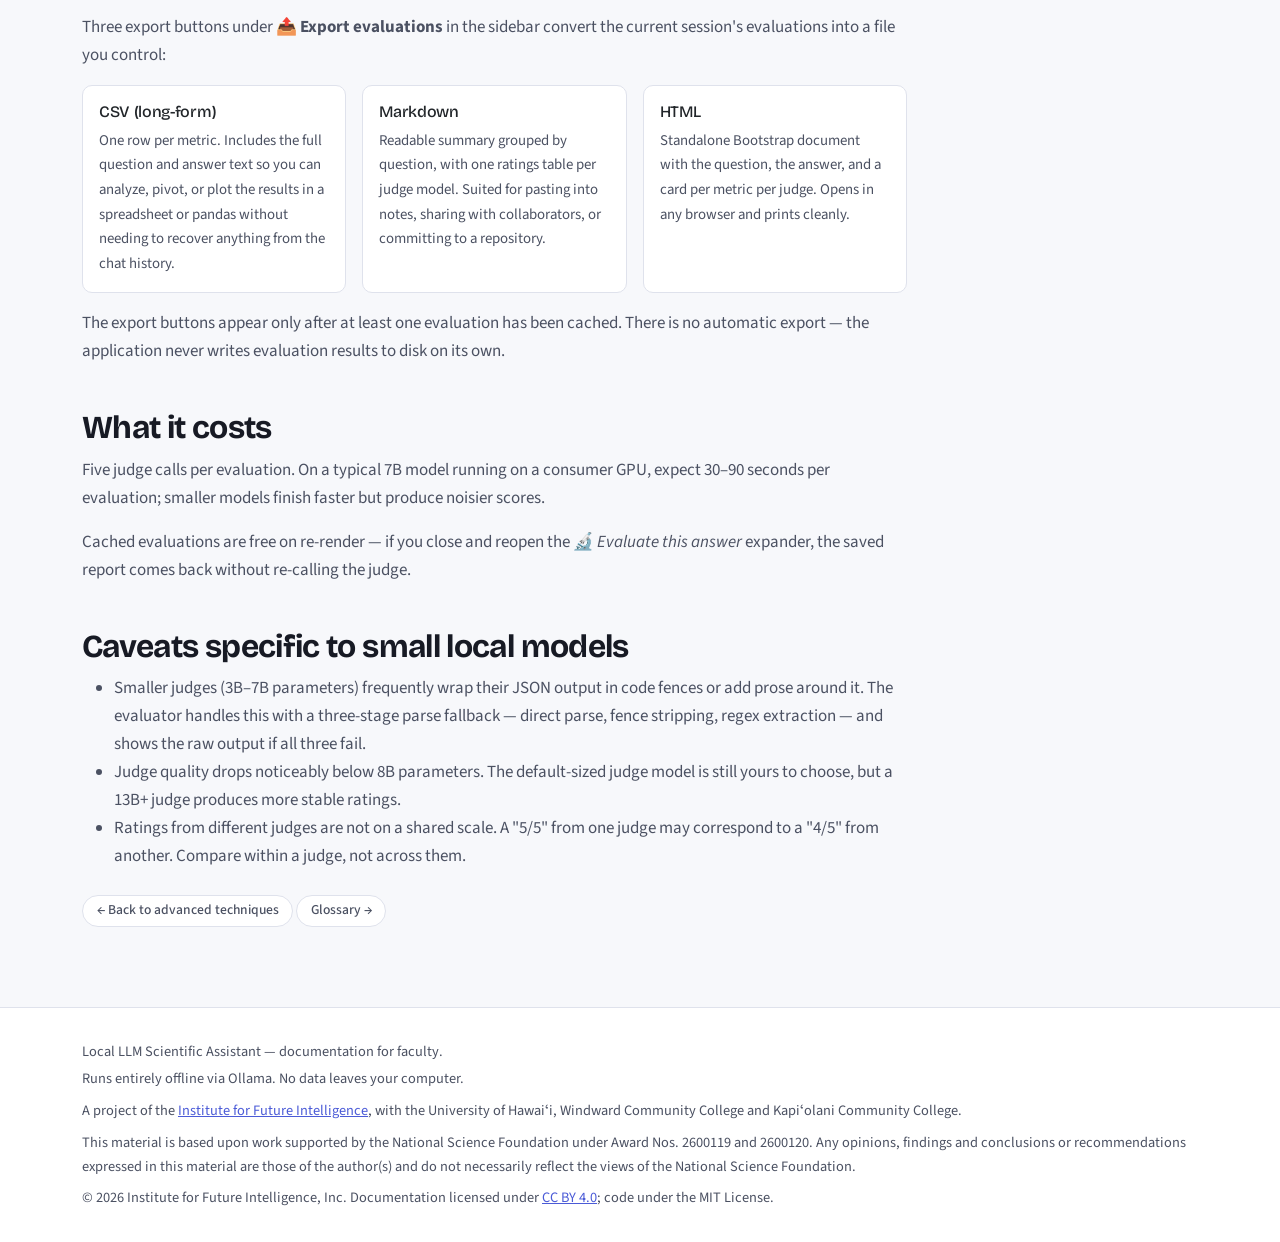
<file: docs/evaluation.html>
<!DOCTYPE html>
<html lang="en" data-bs-theme="light">
<head>
<meta charset="utf-8">
<meta name="viewport" content="width=device-width, initial-scale=1">
<title>Evaluation · Local LLM Scientific Assistant</title>
<meta name="description" content="How the LLM-as-judge evaluator works: the five metrics it scores, why a separate judge model matters, and how to export results.">
<link rel="preconnect" href="https://fonts.googleapis.com">
<link rel="preconnect" href="https://fonts.gstatic.com" crossorigin>
<link rel="stylesheet" href="https://fonts.googleapis.com/css2?family=Bricolage+Grotesque:opsz,wght@12..96,600;12..96,700&family=IBM+Plex+Mono:wght@400;500;600&family=Source+Sans+3:ital,wght@0,400;0,600;1,400&display=swap">
<link href="https://cdn.jsdelivr.net/npm/bootstrap@5.3.3/dist/css/bootstrap.min.css" rel="stylesheet" integrity="sha384-QWTKZyjpPEjISv5WaRU9OFeRpok6YctnYmDr5pNlyT2bRjXh0JMhjY6hW+ALEwIH" crossorigin="anonymous">
<link rel="stylesheet" href="assets/css/site.css">
</head>
<body>
<a class="skip-link" href="#main">Skip to content</a>
<div id="siteNav"></div>

<header class="hero">
  <div class="container">
    <span class="badge-soft badge-sem mb-3 d-inline-block">Feature guide</span>
    <h1>Evaluating answers with an LLM-as-judge</h1>
    <p class="lead mt-3">
      A separate language model scores each of your answers against five quality metrics.
      This page explains what those metrics are, why a second model is involved, and how to
      export the results for further analysis.
    </p>
  </div>
</header>

<div class="container my-5">
<div class="row g-5">
<main class="col-lg-9" id="main">

  <h2 id="what">What this feature does</h2>
  <p>
    The application ships with a built-in evaluator based on the
    <em>LLM-as-judge</em> pattern: instead of trusting your own model to grade
    its own answers, you pick a second local model and ask <em>that</em> model to
    score each answer on five well-defined criteria. Each criterion comes back
    with a 1&ndash;5 rating and a written explanation.
  </p>
  <p>
    This is useful in three situations in particular:
  </p>
  <ul>
    <li>
      You want to know whether the answer actually came from the documents you
      uploaded, or whether the model slipped in something from its own training.
    </li>
    <li>
      You are comparing two retrieval configurations &mdash; hybrid vs. dense-only,
      different chunk sizes, different embedding models &mdash; and want a
      quantitative signal that "answer quality went up."
    </li>
    <li>
      You are teaching and want to demonstrate <em>what good retrieval looks
      like</em> by showing students the rubric an evaluator applies.
    </li>
  </ul>

  <div class="callout callout-teach">
    <span class="callout-title">A signal, not ground truth</span>
    <p>
      An LLM-as-judge is itself a language model and inherits the same caveats as
      the model that produced the answer. It is at its best catching obvious
      failures &mdash; an answer that ignored the documents, a citation to a
      nonexistent source, a response that never addresses the question. It is
      least reliable on subtle judgments where reasonable readers disagree.
      Treat scores as a relative signal across configurations, not as an
      absolute verdict.
    </p>
  </div>

  <h2 id="metrics">The five metrics</h2>
  <p>
    Each metric is scored on a 1&ndash;5 scale. The judge is given the question,
    the retrieved context, and the answer; it returns a JSON verdict with
    <code>steps</code>, <code>explanation</code>, <code>evaluation</code>, and
    <code>rating</code>. Five metrics are run in a fixed order; together they
    cover the failure modes most worth catching in a RAG system.
  </p>

  <div class="row g-3">
    <div class="col-md-6">
      <div class="card h-100">
        <div class="card-body">
          <h3 class="h6 mb-2">1. Groundedness</h3>
          <p class="small mb-0">
            <em>The answer should be derived only from the information presented
            in the context.</em> Catches the most common failure: an answer that
            draws on the model's general knowledge instead of the documents you
            uploaded. A high rating means every claim in the answer traces back to
            something in the retrieved passages.
          </p>
        </div>
      </div>
    </div>
    <div class="col-md-6">
      <div class="card h-100">
        <div class="card-body">
          <h3 class="h6 mb-2">2. Relevance</h3>
          <p class="small mb-0">
            <em>How well the answer addresses the main aspects of the question,
            based on the context.</em> An answer can be perfectly grounded in the
            documents and still be useless if it answers the wrong question.
            Relevance checks that the answer covers what was actually asked.
          </p>
        </div>
      </div>
    </div>
    <div class="col-md-6">
      <div class="card h-100">
        <div class="card-body">
          <h3 class="h6 mb-2">3. Faithfulness</h3>
          <p class="small mb-0">
            <em>The answer can be directly inferred based on the context.</em>
            Stricter than groundedness: every statement must be a fair reading
            of what the documents say, not a creative paraphrase that adds
            information. Useful for catching subtle hallucinations where a
            statement is "consistent with" the context but not actually stated
            there.
          </p>
        </div>
      </div>
    </div>
    <div class="col-md-6">
      <div class="card h-100">
        <div class="card-body">
          <h3 class="h6 mb-2">4. Context precision</h3>
          <p class="small mb-0">
            <em>Verify if the context was useful in arriving at the given
            answer.</em> This judges the retrieval step, not just the
            generation. If the cited passages are unrelated to the question, a
            high groundedness score is suspicious &mdash; the model may have
            cherry-picked from irrelevant material.
          </p>
        </div>
      </div>
    </div>
    <div class="col-md-6">
      <div class="card h-100">
        <div class="card-body">
          <h3 class="h6 mb-2">5. Context recall</h3>
          <p class="small mb-0">
            <em>Analyze each sentence in the answer and classify if the
            sentence can be attributed to the given context or not.</em>
            Sentence-level attribution. A high score means every sentence in the
            answer has a basis in the retrieved passages; a low score flags
            unsupported sentences for closer inspection.
          </p>
        </div>
      </div>
    </div>
  </div>

  <p class="mt-3">
    <strong>Statements that the documents lack something are not scored.</strong>
    When retrieval comes up short, the answer often says so &mdash; for example,
    &ldquo;The provided documents do not list specific metrics.&rdquo; A judge
    left to itself marks that sentence as unsupported, because the context never
    states its own gaps, and lowers the score for what is an honest answer. Every
    metric therefore tells the judge to ignore such statements and rate only the
    rest of the answer. If the answer consists <em>only</em> of such a statement,
    the judge instead checks that the documents really do lack the requested
    information.
  </p>

  <h2 id="judge">Why a separate judge model</h2>
  <p>
    Self-evaluation has a bias problem. A model asked to grade its own answer
    has an incentive &mdash; not a deliberate one, but a statistical one &mdash;
    to be lenient. Asking a <em>different</em> model removes that pressure and
    gives the rating more independence from the answer.
  </p>
  <p>
    The application does not pick a judge model for you. The sidebar has a
    <strong>Judge model</strong> dropdown that lists every chat model you have
    installed locally; you choose one explicitly. If you select the same model
    that generated the answer, a small caption warns that self-evaluation bias
    is more likely.
  </p>
  <p>
    Practical recommendations:
  </p>
  <ul>
    <li>
      Use a model at least as capable as your answer model &mdash; a weaker
      judge cannot reliably critique a stronger answer.
    </li>
    <li>
      Use a different model family when possible. Two models from the same
      training lineage share blind spots; a different lineage reduces that.
    </li>
    <li>
      Re-run with two judges on the same answer when the rating matters. If
      both judges agree, the score is robust; if they disagree, look at the
      explanations, not just the numbers.
    </li>
  </ul>

  <h2 id="cache">The cache key and judge comparison</h2>
  <p>
    Every evaluation is stored in session state under a key built from three
    things: the question, the answer, and the judge model. The key looks like
    <code>&lt;12-char-hash&gt;__&lt;judge-model&gt;</code>.
  </p>
  <p>
    The hash part is the same for the same Q&amp;A pair; the judge-model part
    differs when you change judges. This means a single answer can accumulate
    several evaluations under different judges, all visible in the export.
    Switching the dropdown and clicking <em>Run evaluation</em> again does not
    overwrite the previous one &mdash; it produces a new cached entry.
  </p>
  <p>
    The same Q&amp;A evaluated by two different judges is a built-in way to
    triangulate. The exported CSV records both, and the HTML report shows a
    card per judge, so you can see where they agree and where they diverge.
  </p>

  <h2 id="lifecycle">Session-only by design</h2>
  <p>
    Evaluations live in the browser session and are cleared when the app
    restarts. This is deliberate: the cache is intentionally not a research
    database, and persisting it would create the illusion that older
    evaluations are still comparable to today's answers after you have changed
    retrieval settings, models, or even the embedding model.
  </p>
  <p>
    Three export buttons under <strong>📤 Export evaluations</strong> in the
    sidebar convert the current session's evaluations into a file you control:
  </p>
  <div class="row g-3">
    <div class="col-md-4">
      <div class="card h-100">
        <div class="card-body">
          <h3 class="h6 mb-2">CSV (long-form)</h3>
          <p class="small mb-0">
            One row per metric. Includes the full question and answer text so
            you can analyze, pivot, or plot the results in a spreadsheet or
            pandas without needing to recover anything from the chat history.
          </p>
        </div>
      </div>
    </div>
    <div class="col-md-4">
      <div class="card h-100">
        <div class="card-body">
          <h3 class="h6 mb-2">Markdown</h3>
          <p class="small mb-0">
            Readable summary grouped by question, with one ratings table per
            judge model. Suited for pasting into notes, sharing with
            collaborators, or committing to a repository.
          </p>
        </div>
      </div>
    </div>
    <div class="col-md-4">
      <div class="card h-100">
        <div class="card-body">
          <h3 class="h6 mb-2">HTML</h3>
          <p class="small mb-0">
            Standalone Bootstrap document with the question, the answer, and a
            card per metric per judge. Opens in any browser and prints cleanly.
          </p>
        </div>
      </div>
    </div>
  </div>
  <p class="mt-3">
    The export buttons appear only after at least one evaluation has been
    cached. There is no automatic export &mdash; the application never writes
    evaluation results to disk on its own.
  </p>

  <h2 id="cost">What it costs</h2>
  <p>
    Five judge calls per evaluation. On a typical 7B model running on a
    consumer GPU, expect 30&ndash;90 seconds per evaluation; smaller models
    finish faster but produce noisier scores.
  </p>
  <p>
    Cached evaluations are free on re-render &mdash; if you close and reopen
    the <em>🔬 Evaluate this answer</em> expander, the saved report comes back
    without re-calling the judge.
  </p>

  <h2 id="caveats">Caveats specific to small local models</h2>
  <ul>
    <li>
      Smaller judges (3B&ndash;7B parameters) frequently wrap their JSON output
      in code fences or add prose around it. The evaluator handles this with a
      three-stage parse fallback &mdash; direct parse, fence stripping, regex
      extraction &mdash; and shows the raw output if all three fail.
    </li>
    <li>
      Judge quality drops noticeably below 8B parameters. The default-sized
      judge model is still yours to choose, but a 13B+ judge produces more
      stable ratings.
    </li>
    <li>
      Ratings from different judges are not on a shared scale. A "5/5" from
      one judge may correspond to a "4/5" from another. Compare within a
      judge, not across them.
    </li>
  </ul>

  <p class="mt-4">
    <a href="techniques.html" class="btn filter-btn">← Back to advanced techniques</a>
    <a href="glossary.html" class="btn filter-btn">Glossary →</a>
  </p>

</main>

<aside class="col-lg-3 d-none d-lg-block">
  <nav class="toc" aria-label="On this page">
    <p class="control-meta mb-2"><strong>ON THIS PAGE</strong></p>
    <div class="nav flex-column" id="tocList"></div>
  </nav>
</aside>
</div>
</div>

<footer class="site-footer">
  <div class="container">
    <p class="mb-1">Local LLM Scientific Assistant — documentation for faculty.</p>
    <p class="mb-2">Runs entirely offline via Ollama. No data leaves your computer.</p>
    <p class="mb-2">A project of the <a href="https://intofuture.org">Institute for Future Intelligence</a>, with the University of Hawaiʻi, Windward Community College and Kapiʻolani Community College.</p>
    <p class="mb-2">This material is based upon work supported by the National Science Foundation under Award Nos. 2600119 and 2600120. Any opinions, findings and conclusions or recommendations expressed in this material are those of the author(s) and do not necessarily reflect the views of the National Science Foundation.</p>
    <p class="mb-0">© 2026 Institute for Future Intelligence, Inc. Documentation licensed under <a href="https://creativecommons.org/licenses/by/4.0/">CC BY 4.0</a>; code under the MIT License.</p>
  </div>
</footer>

<script src="https://cdn.jsdelivr.net/npm/bootstrap@5.3.3/dist/js/bootstrap.bundle.min.js" integrity="sha384-YvpcrYf0tY3lHB60NNkmXc5s9fDVZLESaAA55NDzOxhy9GkcIdslK1eN7N6jIeHz" crossorigin="anonymous"></script>
<script src="assets/js/site.js"></script>
</body>
</html>
</file>
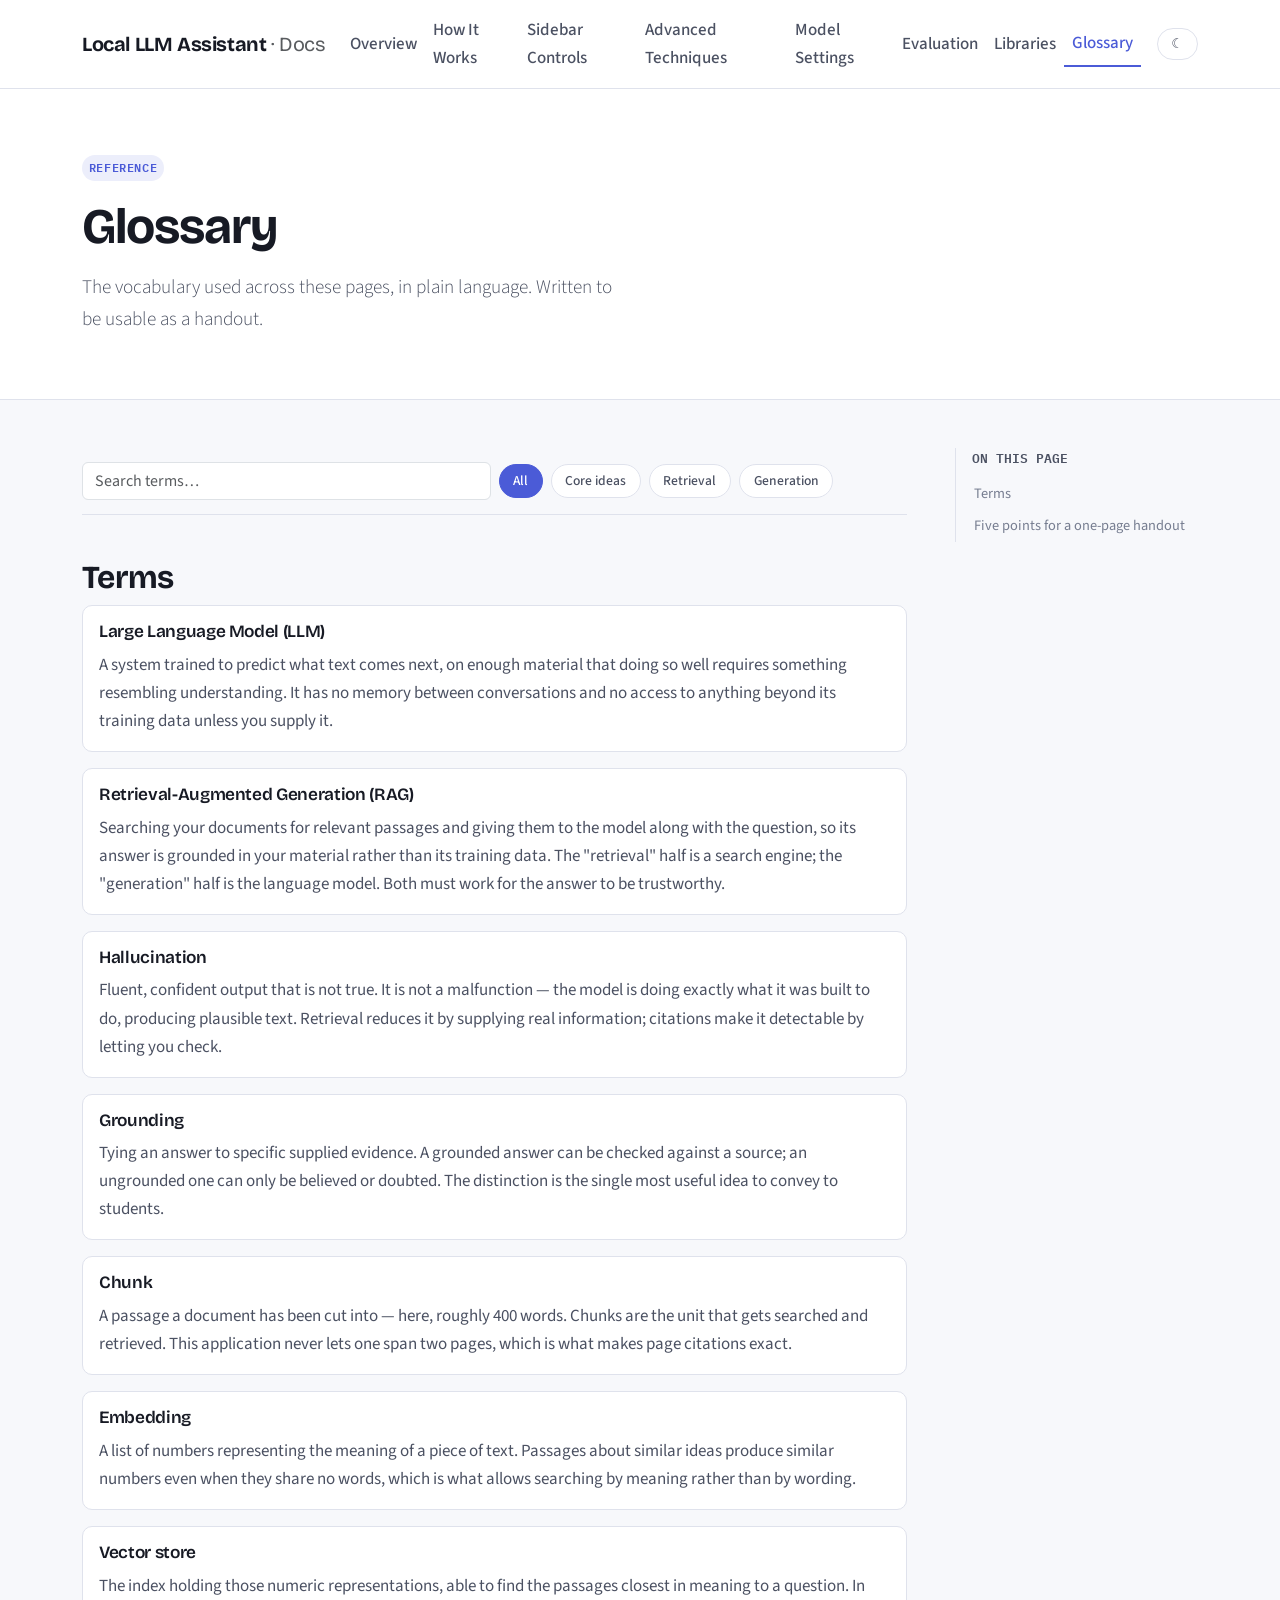
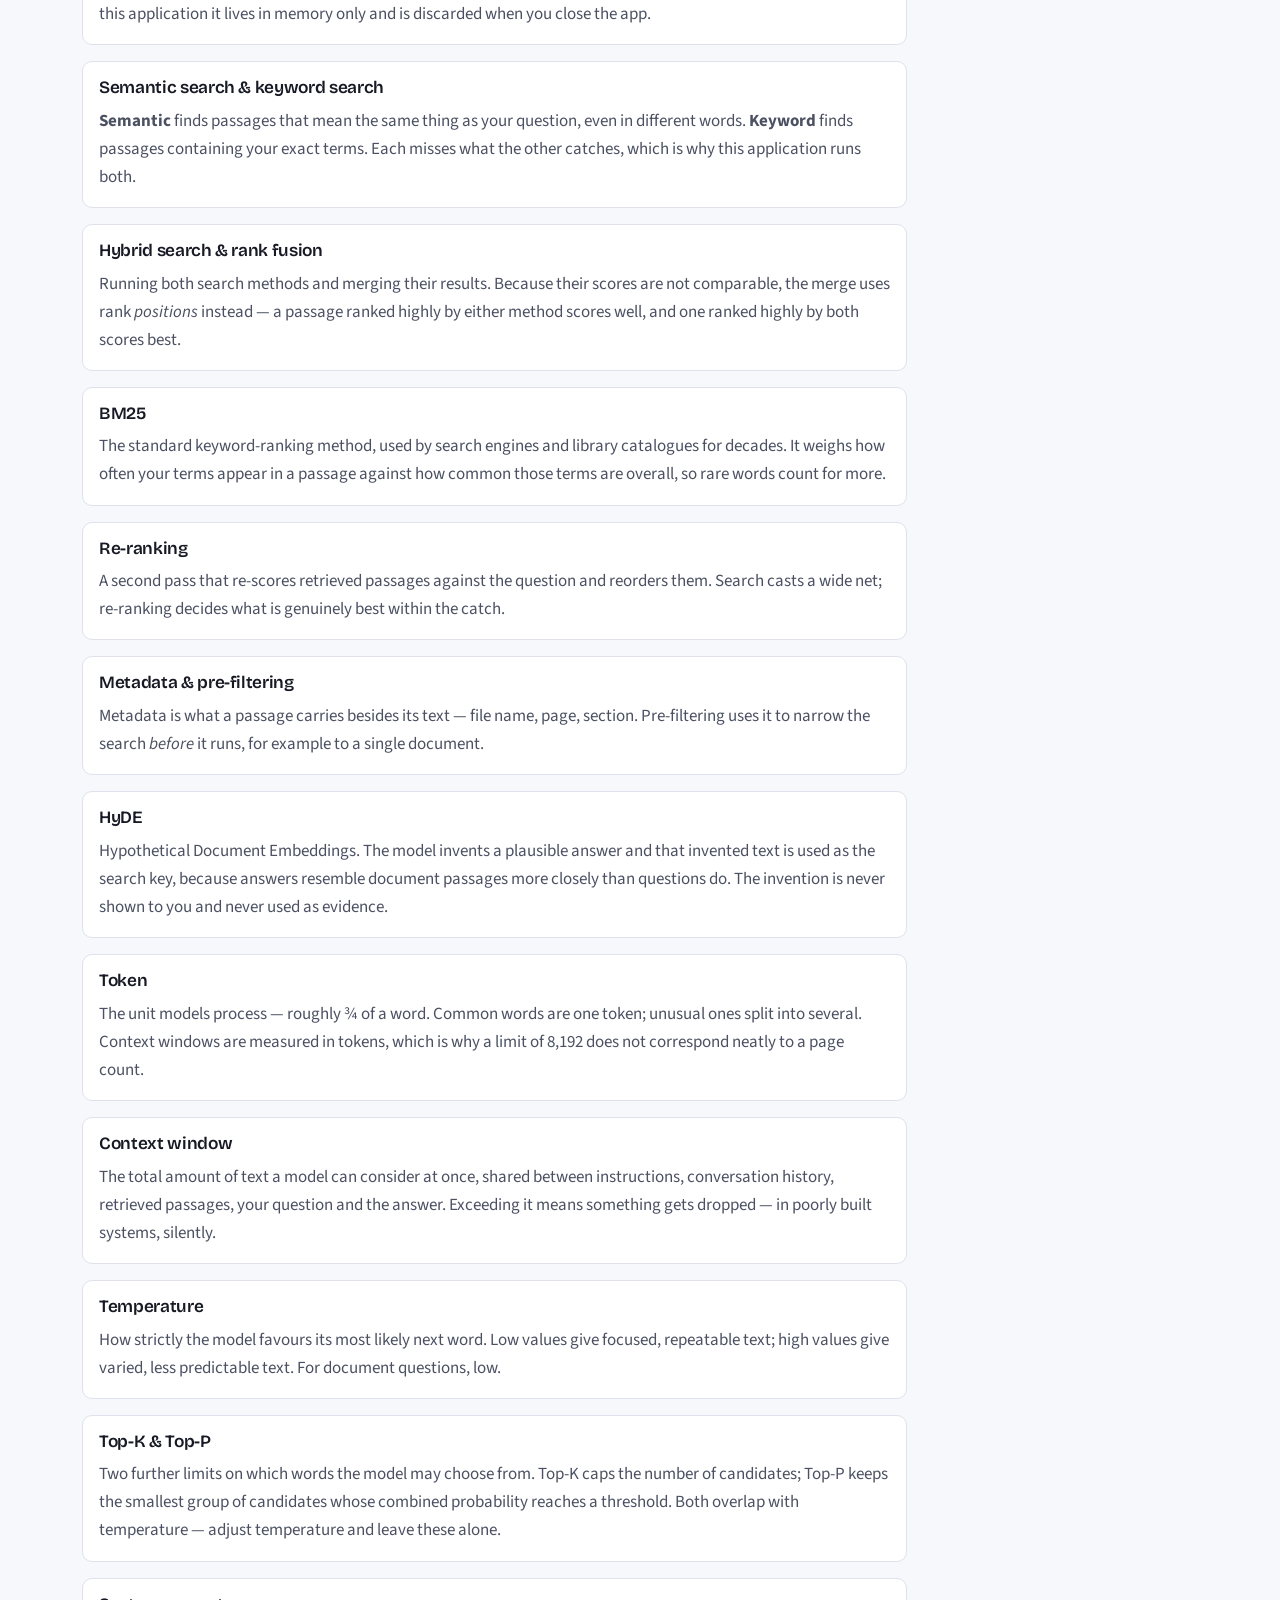
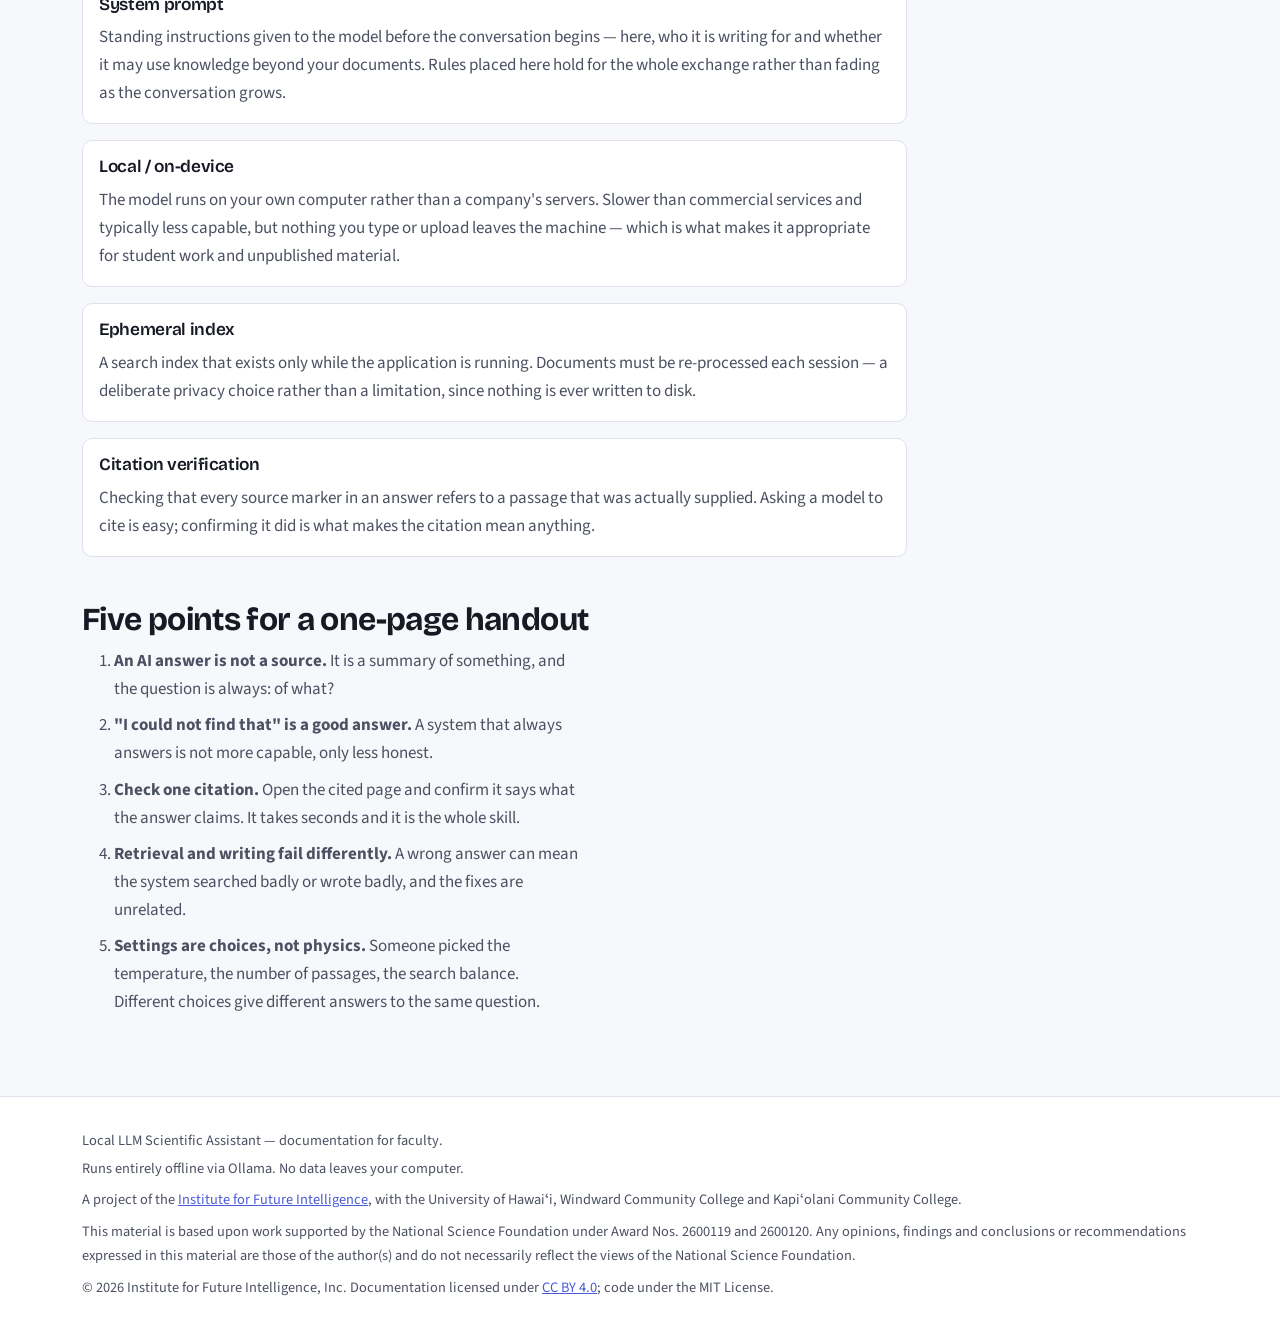
<file: docs/glossary.html>
<!DOCTYPE html>
<html lang="en" data-bs-theme="light">
<head>
<meta charset="utf-8">
<meta name="viewport" content="width=device-width, initial-scale=1">
<title>Glossary · Local LLM Scientific Assistant</title>
<meta name="description" content="Plain-language definitions of the RAG and LLM terms used throughout this documentation, written for educators.">
<link rel="preconnect" href="https://fonts.googleapis.com">
<link rel="preconnect" href="https://fonts.gstatic.com" crossorigin>
<link rel="stylesheet" href="https://fonts.googleapis.com/css2?family=Bricolage+Grotesque:opsz,wght@12..96,600;12..96,700&family=IBM+Plex+Mono:wght@400;500;600&family=Source+Sans+3:ital,wght@0,400;0,600;1,400&display=swap">
<link href="https://cdn.jsdelivr.net/npm/bootstrap@5.3.3/dist/css/bootstrap.min.css" rel="stylesheet" integrity="sha384-QWTKZyjpPEjISv5WaRU9OFeRpok6YctnYmDr5pNlyT2bRjXh0JMhjY6hW+ALEwIH" crossorigin="anonymous">
<link rel="stylesheet" href="assets/css/site.css">
</head>
<body>
<a class="skip-link" href="#main">Skip to content</a>
<div id="siteNav"></div>

<header class="hero">
  <div class="container">
    <span class="badge-soft badge-sem mb-3 d-inline-block">Reference</span>
    <h1>Glossary</h1>
    <p class="lead mt-3">
      The vocabulary used across these pages, in plain language. Written to be usable as a
      handout.
    </p>
  </div>
</header>

<div class="container my-5">
<div class="row g-5">
<main class="col-lg-9" id="main">

  <div class="filter-bar">
    <div class="row g-2 align-items-center">
      <div class="col-md-6">
        <label class="visually-hidden" for="filterSearch">Search glossary</label>
        <input type="search" class="form-control" id="filterSearch" placeholder="Search terms…">
      </div>
      <div class="col-md-6">
        <div class="d-flex flex-wrap gap-2">
          <button class="filter-btn active" data-filter="all" aria-pressed="true">All</button>
          <button class="filter-btn" data-filter="core" aria-pressed="false">Core ideas</button>
          <button class="filter-btn" data-filter="retrieval" aria-pressed="false">Retrieval</button>
          <button class="filter-btn" data-filter="generation" aria-pressed="false">Generation</button>
        </div>
      </div>
    </div>
  </div>

  <p id="noResults" class="is-hidden py-4">No terms match that search.</p>

  <h2 id="terms">Terms</h2>

  <div class="card filterable mb-3" data-tags="core generation">
    <div class="card-body">
      <h3 class="mt-0 mb-2" style="font-size:1.08rem">Large Language Model (LLM)</h3>
      <p class="mb-0">A system trained to predict what text comes next, on enough material
      that doing so well requires something resembling understanding. It has no memory
      between conversations and no access to anything beyond its training data unless you
      supply it.</p>
    </div>
  </div>

  <div class="card filterable mb-3" data-tags="core retrieval">
    <div class="card-body">
      <h3 class="mt-0 mb-2" style="font-size:1.08rem">Retrieval-Augmented Generation (RAG)</h3>
      <p class="mb-0">Searching your documents for relevant passages and giving them to the
      model along with the question, so its answer is grounded in your material rather than
      its training data. The "retrieval" half is a search engine; the "generation" half is
      the language model. Both must work for the answer to be trustworthy.</p>
    </div>
  </div>

  <div class="card filterable mb-3" data-tags="core generation">
    <div class="card-body">
      <h3 class="mt-0 mb-2" style="font-size:1.08rem">Hallucination</h3>
      <p class="mb-0">Fluent, confident output that is not true. It is not a malfunction —
      the model is doing exactly what it was built to do, producing plausible text. Retrieval
      reduces it by supplying real information; citations make it detectable by letting you
      check.</p>
    </div>
  </div>

  <div class="card filterable mb-3" data-tags="core generation">
    <div class="card-body">
      <h3 class="mt-0 mb-2" style="font-size:1.08rem">Grounding</h3>
      <p class="mb-0">Tying an answer to specific supplied evidence. A grounded answer can
      be checked against a source; an ungrounded one can only be believed or doubted. The
      distinction is the single most useful idea to convey to students.</p>
    </div>
  </div>

  <div class="card filterable mb-3" data-tags="retrieval">
    <div class="card-body">
      <h3 class="mt-0 mb-2" style="font-size:1.08rem">Chunk</h3>
      <p class="mb-0">A passage a document has been cut into — here, roughly 400 words.
      Chunks are the unit that gets searched and retrieved. This application never lets one
      span two pages, which is what makes page citations exact.</p>
    </div>
  </div>

  <div class="card filterable mb-3" data-tags="retrieval">
    <div class="card-body">
      <h3 class="mt-0 mb-2" style="font-size:1.08rem">Embedding</h3>
      <p class="mb-0">A list of numbers representing the meaning of a piece of text.
      Passages about similar ideas produce similar numbers even when they share no words,
      which is what allows searching by meaning rather than by wording.</p>
    </div>
  </div>

  <div class="card filterable mb-3" data-tags="retrieval">
    <div class="card-body">
      <h3 class="mt-0 mb-2" style="font-size:1.08rem">Vector store</h3>
      <p class="mb-0">The index holding those numeric representations, able to find the
      passages closest in meaning to a question. In this application it lives in memory only
      and is discarded when you close the app.</p>
    </div>
  </div>

  <div class="card filterable mb-3" data-tags="retrieval">
    <div class="card-body">
      <h3 class="mt-0 mb-2" style="font-size:1.08rem">Semantic search &amp; keyword search</h3>
      <p class="mb-0"><strong>Semantic</strong> finds passages that mean the same thing as
      your question, even in different words. <strong>Keyword</strong> finds passages
      containing your exact terms. Each misses what the other catches, which is why this
      application runs both.</p>
    </div>
  </div>

  <div class="card filterable mb-3" data-tags="retrieval">
    <div class="card-body">
      <h3 class="mt-0 mb-2" style="font-size:1.08rem">Hybrid search &amp; rank fusion</h3>
      <p class="mb-0">Running both search methods and merging their results. Because their
      scores are not comparable, the merge uses rank <em>positions</em> instead — a passage
      ranked highly by either method scores well, and one ranked highly by both scores best.</p>
    </div>
  </div>

  <div class="card filterable mb-3" data-tags="retrieval">
    <div class="card-body">
      <h3 class="mt-0 mb-2" style="font-size:1.08rem">BM25</h3>
      <p class="mb-0">The standard keyword-ranking method, used by search engines and
      library catalogues for decades. It weighs how often your terms appear in a passage
      against how common those terms are overall, so rare words count for more.</p>
    </div>
  </div>

  <div class="card filterable mb-3" data-tags="retrieval">
    <div class="card-body">
      <h3 class="mt-0 mb-2" style="font-size:1.08rem">Re-ranking</h3>
      <p class="mb-0">A second pass that re-scores retrieved passages against the question
      and reorders them. Search casts a wide net; re-ranking decides what is genuinely best
      within the catch.</p>
    </div>
  </div>

  <div class="card filterable mb-3" data-tags="retrieval">
    <div class="card-body">
      <h3 class="mt-0 mb-2" style="font-size:1.08rem">Metadata &amp; pre-filtering</h3>
      <p class="mb-0">Metadata is what a passage carries besides its text — file name,
      page, section. Pre-filtering uses it to narrow the search <em>before</em> it runs, for
      example to a single document.</p>
    </div>
  </div>

  <div class="card filterable mb-3" data-tags="retrieval">
    <div class="card-body">
      <h3 class="mt-0 mb-2" style="font-size:1.08rem">HyDE</h3>
      <p class="mb-0">Hypothetical Document Embeddings. The model invents a plausible answer
      and that invented text is used as the search key, because answers resemble document
      passages more closely than questions do. The invention is never shown to you and never
      used as evidence.</p>
    </div>
  </div>

  <div class="card filterable mb-3" data-tags="generation">
    <div class="card-body">
      <h3 class="mt-0 mb-2" style="font-size:1.08rem">Token</h3>
      <p class="mb-0">The unit models process — roughly ¾ of a word. Common words are one
      token; unusual ones split into several. Context windows are measured in tokens, which
      is why a limit of 8,192 does not correspond neatly to a page count.</p>
    </div>
  </div>

  <div class="card filterable mb-3" data-tags="generation">
    <div class="card-body">
      <h3 class="mt-0 mb-2" style="font-size:1.08rem">Context window</h3>
      <p class="mb-0">The total amount of text a model can consider at once, shared between
      instructions, conversation history, retrieved passages, your question and the answer.
      Exceeding it means something gets dropped — in poorly built systems, silently.</p>
    </div>
  </div>

  <div class="card filterable mb-3" data-tags="generation">
    <div class="card-body">
      <h3 class="mt-0 mb-2" style="font-size:1.08rem">Temperature</h3>
      <p class="mb-0">How strictly the model favours its most likely next word. Low values
      give focused, repeatable text; high values give varied, less predictable text. For
      document questions, low.</p>
    </div>
  </div>

  <div class="card filterable mb-3" data-tags="generation">
    <div class="card-body">
      <h3 class="mt-0 mb-2" style="font-size:1.08rem">Top-K &amp; Top-P</h3>
      <p class="mb-0">Two further limits on which words the model may choose from. Top-K
      caps the number of candidates; Top-P keeps the smallest group of candidates whose
      combined probability reaches a threshold. Both overlap with temperature — adjust
      temperature and leave these alone.</p>
    </div>
  </div>

  <div class="card filterable mb-3" data-tags="generation core">
    <div class="card-body">
      <h3 class="mt-0 mb-2" style="font-size:1.08rem">System prompt</h3>
      <p class="mb-0">Standing instructions given to the model before the conversation
      begins — here, who it is writing for and whether it may use knowledge beyond your
      documents. Rules placed here hold for the whole exchange rather than fading as the
      conversation grows.</p>
    </div>
  </div>

  <div class="card filterable mb-3" data-tags="core">
    <div class="card-body">
      <h3 class="mt-0 mb-2" style="font-size:1.08rem">Local / on-device</h3>
      <p class="mb-0">The model runs on your own computer rather than a company's servers.
      Slower than commercial services and typically less capable, but nothing you type or
      upload leaves the machine — which is what makes it appropriate for student work and
      unpublished material.</p>
    </div>
  </div>

  <div class="card filterable mb-3" data-tags="core retrieval">
    <div class="card-body">
      <h3 class="mt-0 mb-2" style="font-size:1.08rem">Ephemeral index</h3>
      <p class="mb-0">A search index that exists only while the application is running.
      Documents must be re-processed each session — a deliberate privacy choice rather than
      a limitation, since nothing is ever written to disk.</p>
    </div>
  </div>

  <div class="card filterable mb-3" data-tags="retrieval generation">
    <div class="card-body">
      <h3 class="mt-0 mb-2" style="font-size:1.08rem">Citation verification</h3>
      <p class="mb-0">Checking that every source marker in an answer refers to a passage
      that was actually supplied. Asking a model to cite is easy; confirming it did is what
      makes the citation mean anything.</p>
    </div>
  </div>

  <h2 id="handout">Five points for a one-page handout</h2>
  <ol style="max-width:62ch">
    <li class="mb-2"><strong>An AI answer is not a source.</strong> It is a summary of something, and the question is always: of what?</li>
    <li class="mb-2"><strong>"I could not find that" is a good answer.</strong> A system that always answers is not more capable, only less honest.</li>
    <li class="mb-2"><strong>Check one citation.</strong> Open the cited page and confirm it says what the answer claims. It takes seconds and it is the whole skill.</li>
    <li class="mb-2"><strong>Retrieval and writing fail differently.</strong> A wrong answer can mean the system searched badly or wrote badly, and the fixes are unrelated.</li>
    <li class="mb-2"><strong>Settings are choices, not physics.</strong> Someone picked the temperature, the number of passages, the search balance. Different choices give different answers to the same question.</li>
  </ol>

</main>

<aside class="col-lg-3 d-none d-lg-block">
  <nav class="toc" aria-label="On this page">
    <p class="control-meta mb-2"><strong>ON THIS PAGE</strong></p>
    <div class="nav flex-column" id="tocList"></div>
  </nav>
</aside>
</div>
</div>

<footer class="site-footer">
  <div class="container">
    <p class="mb-1">Local LLM Scientific Assistant — documentation for faculty.</p>
    <p class="mb-2">Runs entirely offline via Ollama. No data leaves your computer.</p>
    <p class="mb-2">A project of the <a href="https://intofuture.org">Institute for Future Intelligence</a>, with the University of Hawaiʻi, Windward Community College and Kapiʻolani Community College.</p>
    <p class="mb-2">This material is based upon work supported by the National Science Foundation under Award Nos. 2600119 and 2600120. Any opinions, findings and conclusions or recommendations expressed in this material are those of the author(s) and do not necessarily reflect the views of the National Science Foundation.</p>
    <p class="mb-0">© 2026 Institute for Future Intelligence, Inc. Documentation licensed under <a href="https://creativecommons.org/licenses/by/4.0/">CC BY 4.0</a>; code under the MIT License.</p>
  </div>
</footer>

<script src="https://cdn.jsdelivr.net/npm/bootstrap@5.3.3/dist/js/bootstrap.bundle.min.js" integrity="sha384-YvpcrYf0tY3lHB60NNkmXc5s9fDVZLESaAA55NDzOxhy9GkcIdslK1eN7N6jIeHz" crossorigin="anonymous"></script>
<script src="assets/js/site.js"></script>
</body>
</html>
</file>
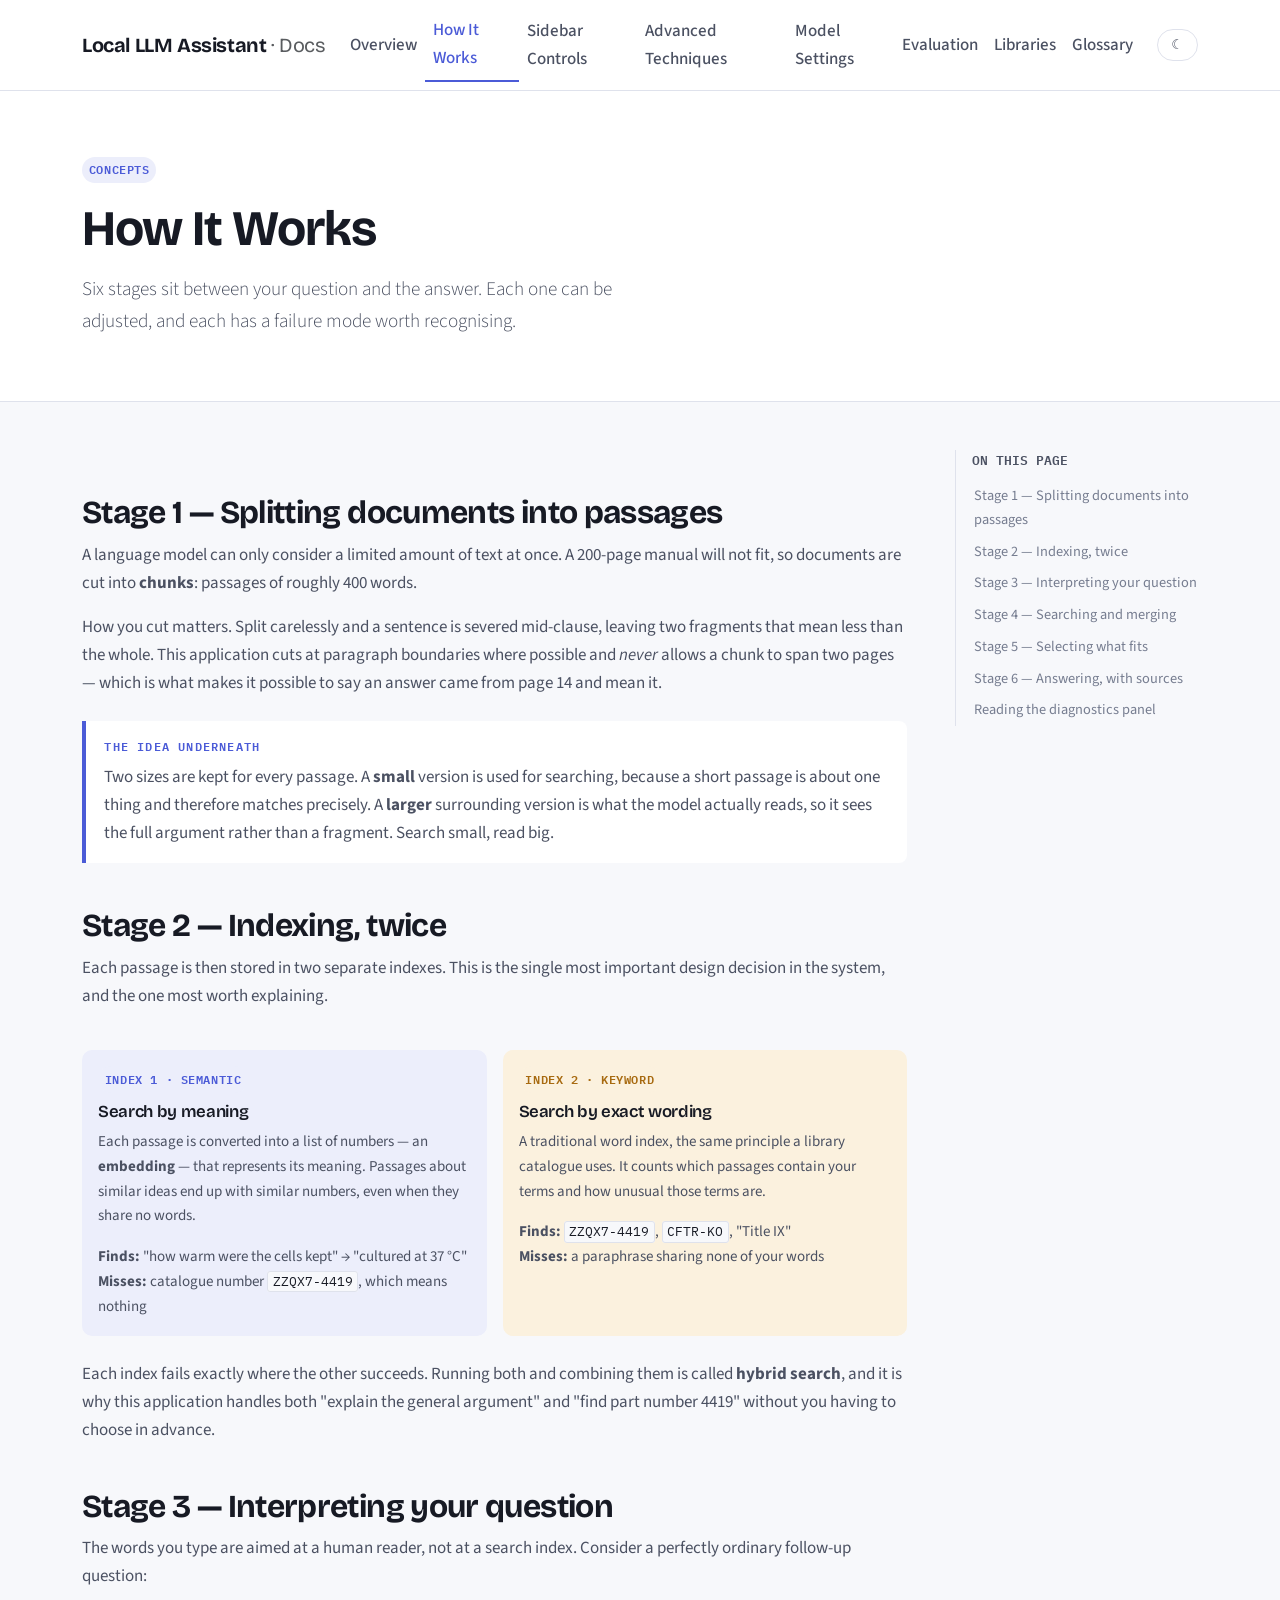
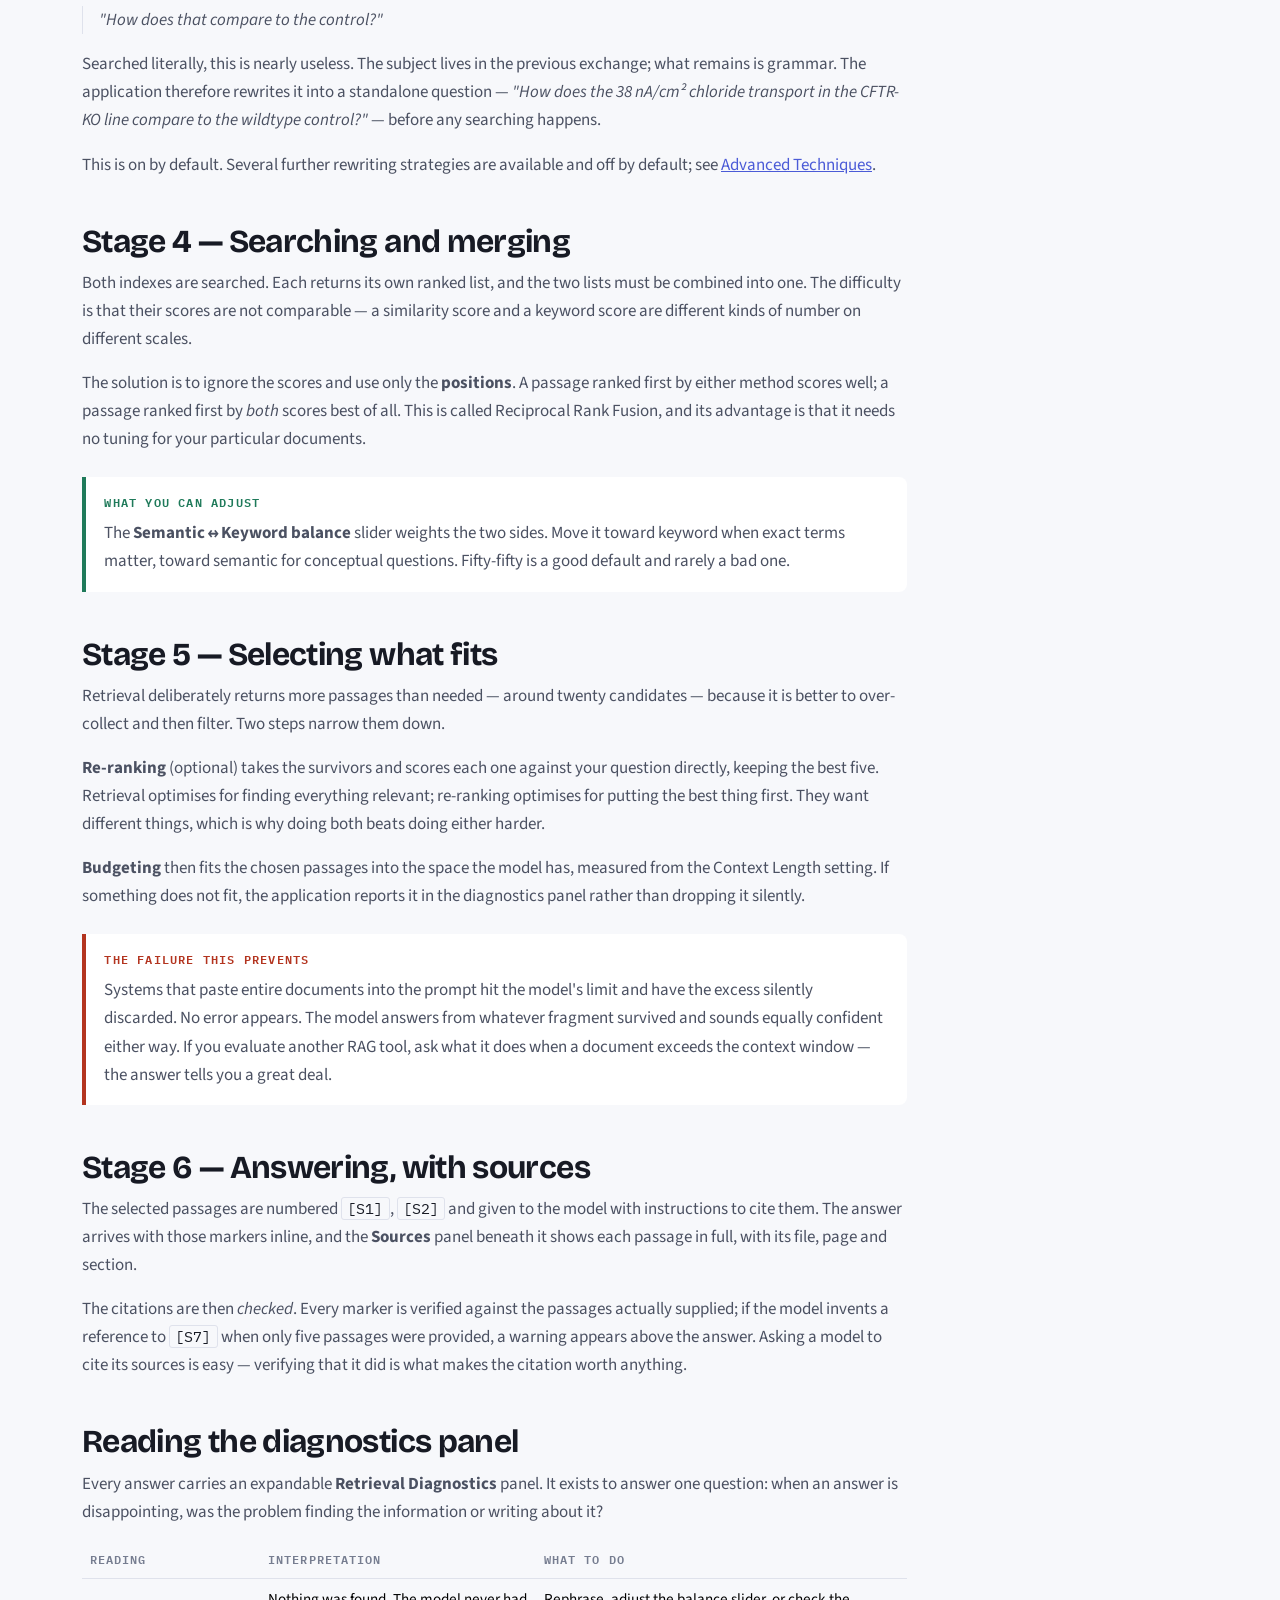
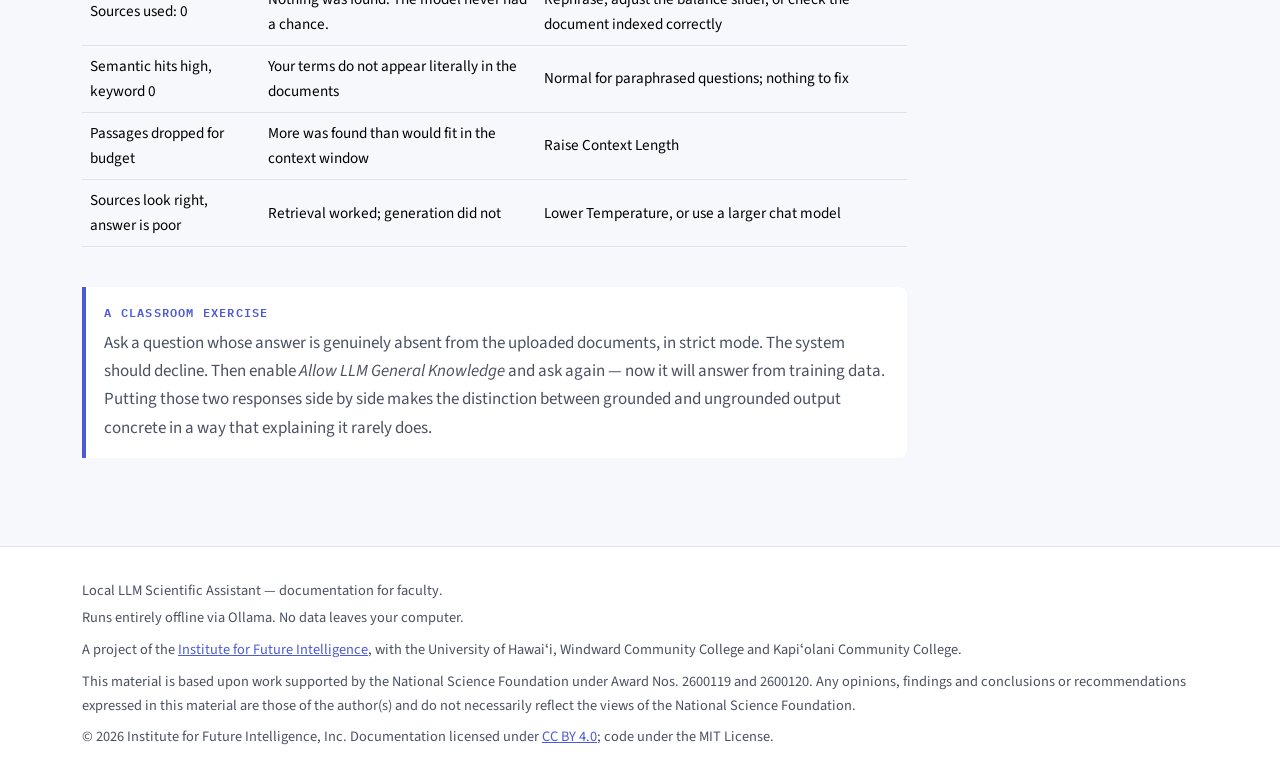
<file: docs/how-it-works.html>
<!DOCTYPE html>
<html lang="en" data-bs-theme="light">
<head>
<meta charset="utf-8">
<meta name="viewport" content="width=device-width, initial-scale=1">
<title>How It Works · Local LLM Scientific Assistant</title>
<meta name="description" content="The six stages between a question and an answer, explained for educators: chunking, indexing, query interpretation, hybrid search, selection, and generation.">
<link rel="preconnect" href="https://fonts.googleapis.com">
<link rel="preconnect" href="https://fonts.gstatic.com" crossorigin>
<link rel="stylesheet" href="https://fonts.googleapis.com/css2?family=Bricolage+Grotesque:opsz,wght@12..96,600;12..96,700&family=IBM+Plex+Mono:wght@400;500;600&family=Source+Sans+3:ital,wght@0,400;0,600;1,400&display=swap">
<link href="https://cdn.jsdelivr.net/npm/bootstrap@5.3.3/dist/css/bootstrap.min.css" rel="stylesheet" integrity="sha384-QWTKZyjpPEjISv5WaRU9OFeRpok6YctnYmDr5pNlyT2bRjXh0JMhjY6hW+ALEwIH" crossorigin="anonymous">
<link rel="stylesheet" href="assets/css/site.css">
</head>
<body>
<a class="skip-link" href="#main">Skip to content</a>
<div id="siteNav"></div>

<header class="hero">
  <div class="container">
    <span class="badge-soft badge-sem mb-3 d-inline-block">Concepts</span>
    <h1>How It Works</h1>
    <p class="lead mt-3">
      Six stages sit between your question and the answer. Each one can be adjusted, and
      each has a failure mode worth recognising.
    </p>
  </div>
</header>

<div class="container my-5">
<div class="row g-5">
<main class="col-lg-9" id="main">

  <h2 id="stage-1">Stage 1 — Splitting documents into passages</h2>
  <p>
    A language model can only consider a limited amount of text at once. A 200-page manual
    will not fit, so documents are cut into <strong>chunks</strong>: passages of roughly
    400 words.
  </p>
  <p>
    How you cut matters. Split carelessly and a sentence is severed mid-clause, leaving
    two fragments that mean less than the whole. This application cuts at paragraph
    boundaries where possible and <em>never</em> allows a chunk to span two pages — which
    is what makes it possible to say an answer came from page 14 and mean it.
  </p>

  <div class="callout callout-teach">
    <span class="callout-title">The idea underneath</span>
    <p>
      Two sizes are kept for every passage. A <strong>small</strong> version is used for
      searching, because a short passage is about one thing and therefore matches
      precisely. A <strong>larger</strong> surrounding version is what the model actually
      reads, so it sees the full argument rather than a fragment. Search small, read big.
    </p>
  </div>

  <h2 id="stage-2">Stage 2 — Indexing, twice</h2>
  <p>
    Each passage is then stored in two separate indexes. This is the single most important
    design decision in the system, and the one most worth explaining.
  </p>

  <div class="row g-3 my-4">
    <div class="col-md-6">
      <div class="card h-100 border-0" style="background:var(--sem-soft)">
        <div class="card-body">
          <span class="badge-soft badge-sem">Index 1 · Semantic</span>
          <h3 class="mt-2" style="font-size:1.05rem">Search by meaning</h3>
          <p style="font-size:0.94rem">
            Each passage is converted into a list of numbers — an <strong>embedding</strong> —
            that represents its meaning. Passages about similar ideas end up with similar
            numbers, even when they share no words.
          </p>
          <p class="mb-0" style="font-size:0.94rem">
            <strong>Finds:</strong> "how warm were the cells kept" → "cultured at 37&nbsp;°C"<br>
            <strong>Misses:</strong> catalogue number <code>ZZQX7-4419</code>, which means nothing
          </p>
        </div>
      </div>
    </div>
    <div class="col-md-6">
      <div class="card h-100 border-0" style="background:var(--key-soft)">
        <div class="card-body">
          <span class="badge-soft badge-key">Index 2 · Keyword</span>
          <h3 class="mt-2" style="font-size:1.05rem">Search by exact wording</h3>
          <p style="font-size:0.94rem">
            A traditional word index, the same principle a library catalogue uses. It
            counts which passages contain your terms and how unusual those terms are.
          </p>
          <p class="mb-0" style="font-size:0.94rem">
            <strong>Finds:</strong> <code>ZZQX7-4419</code>, <code>CFTR-KO</code>, "Title IX"<br>
            <strong>Misses:</strong> a paraphrase sharing none of your words
          </p>
        </div>
      </div>
    </div>
  </div>

  <p>
    Each index fails exactly where the other succeeds. Running both and combining them is
    called <strong>hybrid search</strong>, and it is why this application handles both
    "explain the general argument" and "find part number 4419" without you having to
    choose in advance.
  </p>

  <h2 id="stage-3">Stage 3 — Interpreting your question</h2>
  <p>
    The words you type are aimed at a human reader, not at a search index. Consider a
    perfectly ordinary follow-up question:
  </p>
  <blockquote class="border-start ps-3 my-3" style="border-color:var(--rule)!important">
    <p class="mb-0"><em>"How does that compare to the control?"</em></p>
  </blockquote>
  <p>
    Searched literally, this is nearly useless. The subject lives in the previous exchange;
    what remains is grammar. The application therefore rewrites it into a standalone
    question — <em>"How does the 38&nbsp;nA/cm² chloride transport in the CFTR-KO line
    compare to the wildtype control?"</em> — before any searching happens.
  </p>
  <p>
    This is on by default. Several further rewriting strategies are available and off by
    default; see <a href="techniques.html">Advanced Techniques</a>.
  </p>

  <h2 id="stage-4">Stage 4 — Searching and merging</h2>
  <p>
    Both indexes are searched. Each returns its own ranked list, and the two lists must be
    combined into one. The difficulty is that their scores are not comparable — a
    similarity score and a keyword score are different kinds of number on different scales.
  </p>
  <p>
    The solution is to ignore the scores and use only the <strong>positions</strong>. A
    passage ranked first by either method scores well; a passage ranked first by
    <em>both</em> scores best of all. This is called Reciprocal Rank Fusion, and its
    advantage is that it needs no tuning for your particular documents.
  </p>

  <div class="callout callout-tip">
    <span class="callout-title">What you can adjust</span>
    <p>
      The <strong>Semantic ↔ Keyword balance</strong> slider weights the two sides. Move it
      toward keyword when exact terms matter, toward semantic for conceptual questions.
      Fifty-fifty is a good default and rarely a bad one.
    </p>
  </div>

  <h2 id="stage-5">Stage 5 — Selecting what fits</h2>
  <p>
    Retrieval deliberately returns more passages than needed — around twenty candidates —
    because it is better to over-collect and then filter. Two steps narrow them down.
  </p>
  <p>
    <strong>Re-ranking</strong> (optional) takes the survivors and scores each one against
    your question directly, keeping the best five. Retrieval optimises for finding
    everything relevant; re-ranking optimises for putting the best thing first. They want
    different things, which is why doing both beats doing either harder.
  </p>
  <p>
    <strong>Budgeting</strong> then fits the chosen passages into the space the model has,
    measured from the Context Length setting. If something does not fit, the application
    reports it in the diagnostics panel rather than dropping it silently.
  </p>

  <div class="callout callout-warn">
    <span class="callout-title">The failure this prevents</span>
    <p>
      Systems that paste entire documents into the prompt hit the model's limit and have
      the excess silently discarded. No error appears. The model answers from whatever
      fragment survived and sounds equally confident either way. If you evaluate another
      RAG tool, ask what it does when a document exceeds the context window — the answer
      tells you a great deal.
    </p>
  </div>

  <h2 id="stage-6">Stage 6 — Answering, with sources</h2>
  <p>
    The selected passages are numbered <code>[S1]</code>, <code>[S2]</code> and given to
    the model with instructions to cite them. The answer arrives with those markers inline,
    and the <strong>Sources</strong> panel beneath it shows each passage in full, with its
    file, page and section.
  </p>
  <p>
    The citations are then <em>checked</em>. Every marker is verified against the passages
    actually supplied; if the model invents a reference to <code>[S7]</code> when only five
    passages were provided, a warning appears above the answer. Asking a model to cite its
    sources is easy — verifying that it did is what makes the citation worth anything.
  </p>

  <h2 id="reading-diagnostics">Reading the diagnostics panel</h2>
  <p>
    Every answer carries an expandable <strong>Retrieval Diagnostics</strong> panel. It
    exists to answer one question: when an answer is disappointing, was the problem finding
    the information or writing about it?
  </p>

  <div class="table-wrap">
    <table class="table align-middle">
      <thead>
        <tr><th>Reading</th><th>Interpretation</th><th>What to do</th></tr>
      </thead>
      <tbody>
        <tr>
          <td>Sources used: 0</td>
          <td>Nothing was found. The model never had a chance.</td>
          <td>Rephrase, adjust the balance slider, or check the document indexed correctly</td>
        </tr>
        <tr>
          <td>Semantic hits high, keyword 0</td>
          <td>Your terms do not appear literally in the documents</td>
          <td>Normal for paraphrased questions; nothing to fix</td>
        </tr>
        <tr>
          <td>Passages dropped for budget</td>
          <td>More was found than would fit in the context window</td>
          <td>Raise Context Length</td>
        </tr>
        <tr>
          <td>Sources look right, answer is poor</td>
          <td>Retrieval worked; generation did not</td>
          <td>Lower Temperature, or use a larger chat model</td>
        </tr>
      </tbody>
    </table>
  </div>

  <div class="callout callout-teach">
    <span class="callout-title">A classroom exercise</span>
    <p>
      Ask a question whose answer is genuinely absent from the uploaded documents, in
      strict mode. The system should decline. Then enable <em>Allow LLM General
      Knowledge</em> and ask again — now it will answer from training data. Putting those
      two responses side by side makes the distinction between grounded and ungrounded
      output concrete in a way that explaining it rarely does.
    </p>
  </div>

</main>

<aside class="col-lg-3 d-none d-lg-block">
  <nav class="toc" aria-label="On this page">
    <p class="control-meta mb-2"><strong>ON THIS PAGE</strong></p>
    <div class="nav flex-column" id="tocList"></div>
  </nav>
</aside>
</div>
</div>

<footer class="site-footer">
  <div class="container">
    <p class="mb-1">Local LLM Scientific Assistant — documentation for faculty.</p>
    <p class="mb-2">Runs entirely offline via Ollama. No data leaves your computer.</p>
    <p class="mb-2">A project of the <a href="https://intofuture.org">Institute for Future Intelligence</a>, with the University of Hawaiʻi, Windward Community College and Kapiʻolani Community College.</p>
    <p class="mb-2">This material is based upon work supported by the National Science Foundation under Award Nos. 2600119 and 2600120. Any opinions, findings and conclusions or recommendations expressed in this material are those of the author(s) and do not necessarily reflect the views of the National Science Foundation.</p>
    <p class="mb-0">© 2026 Institute for Future Intelligence, Inc. Documentation licensed under <a href="https://creativecommons.org/licenses/by/4.0/">CC BY 4.0</a>; code under the MIT License.</p>
  </div>
</footer>

<script src="https://cdn.jsdelivr.net/npm/bootstrap@5.3.3/dist/js/bootstrap.bundle.min.js" integrity="sha384-YvpcrYf0tY3lHB60NNkmXc5s9fDVZLESaAA55NDzOxhy9GkcIdslK1eN7N6jIeHz" crossorigin="anonymous"></script>
<script src="assets/js/site.js"></script>
</body>
</html>
</file>
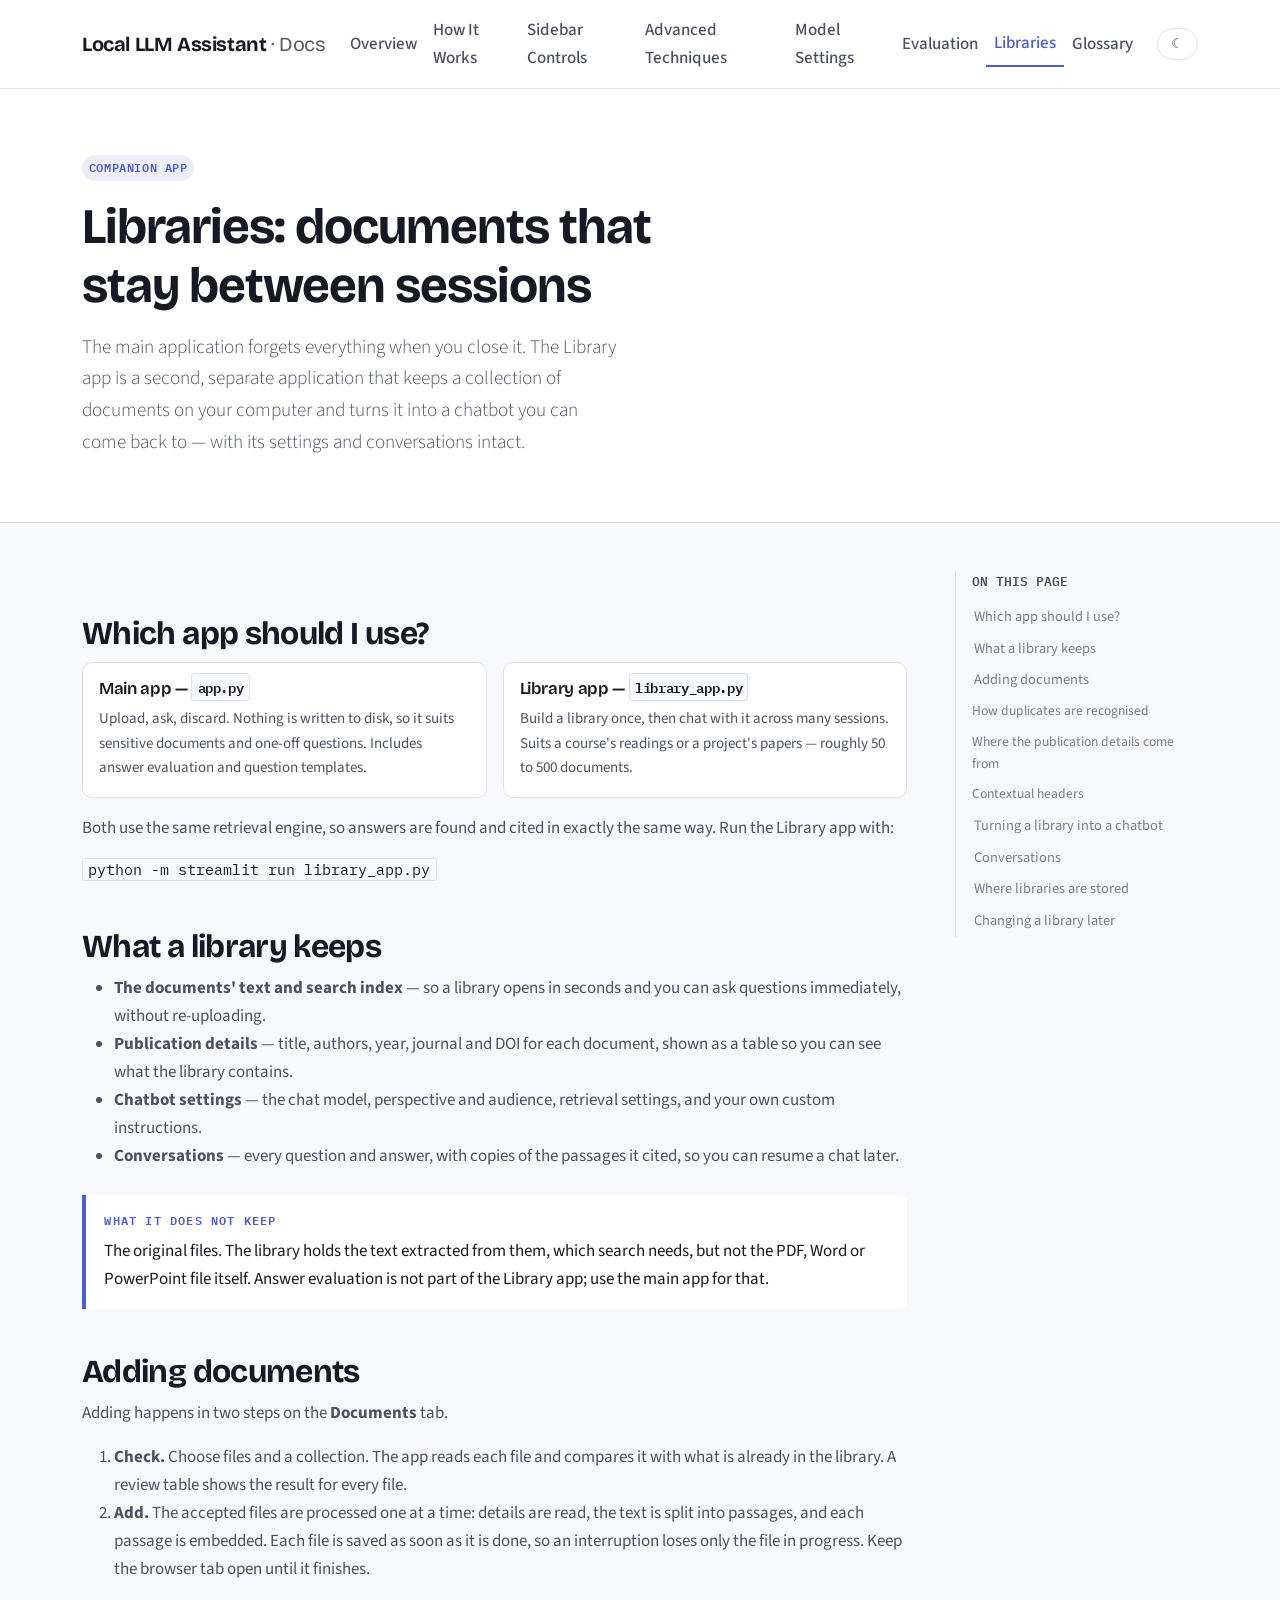
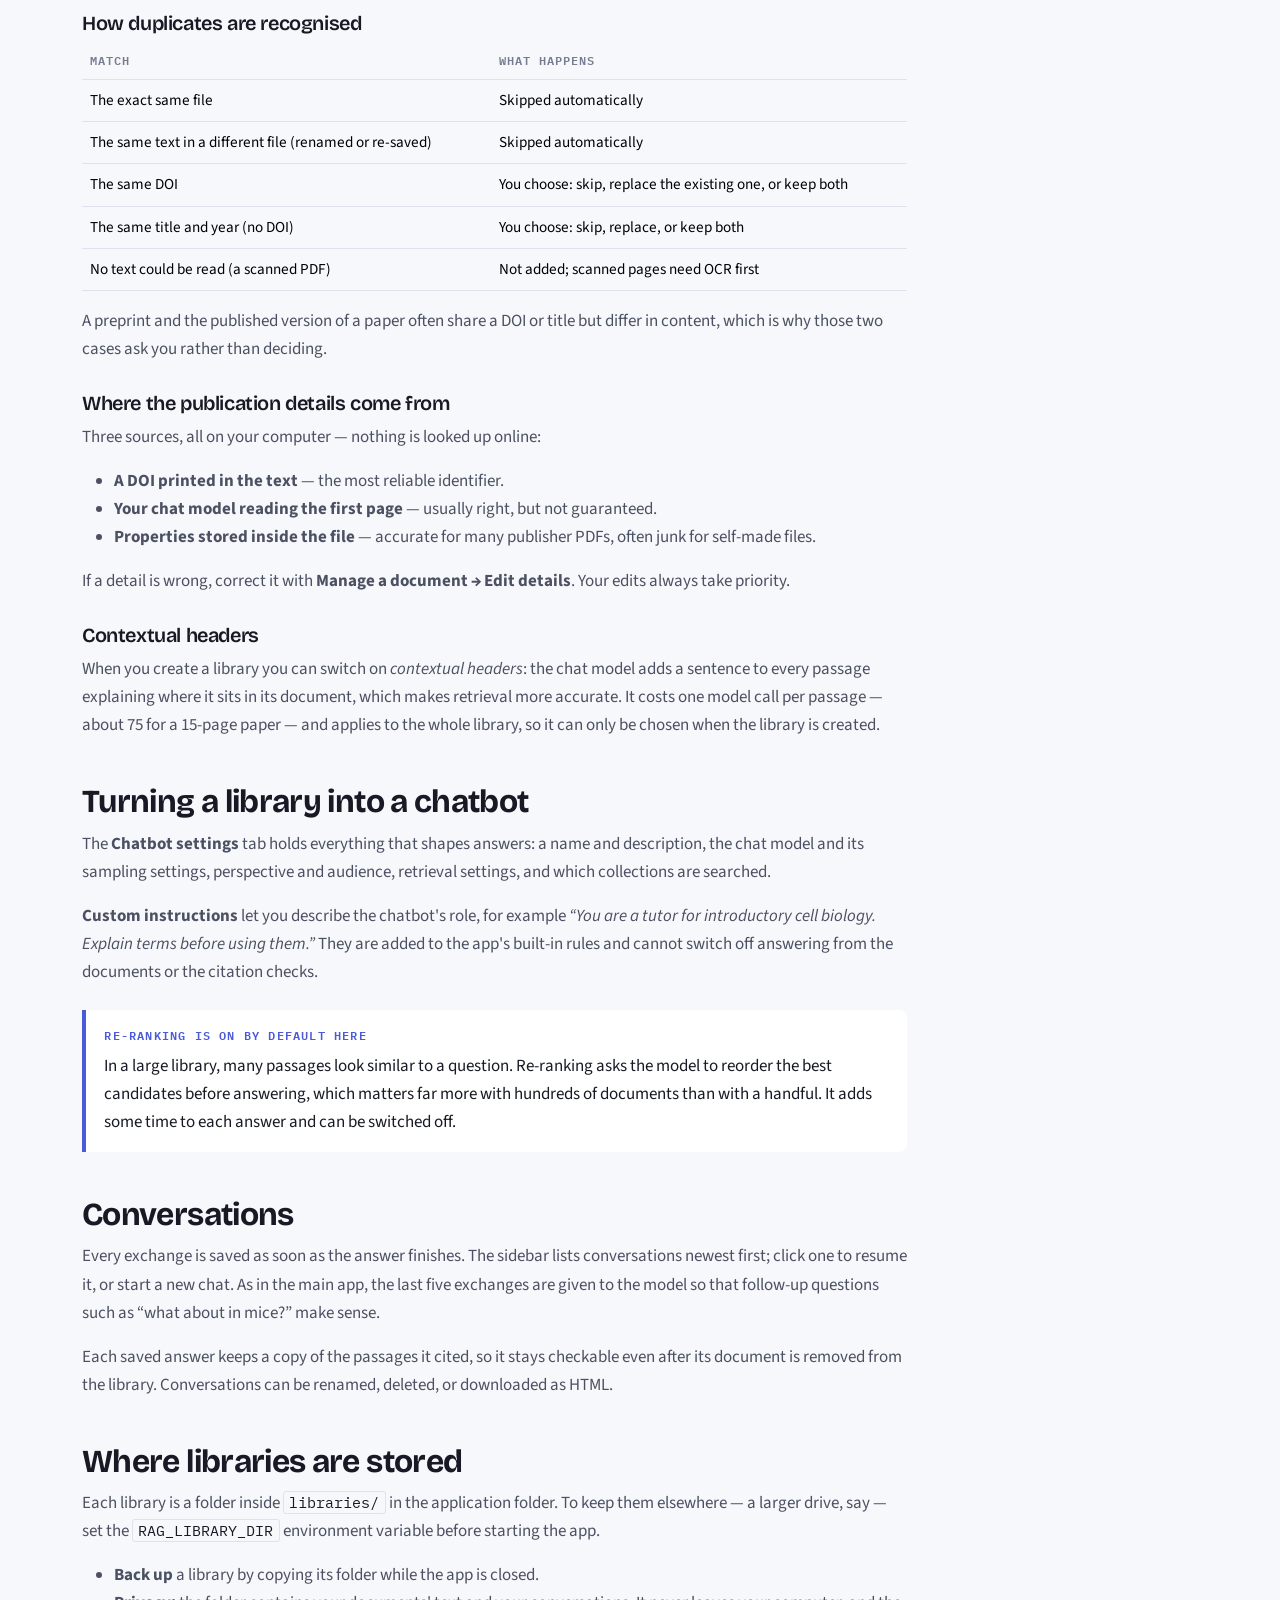
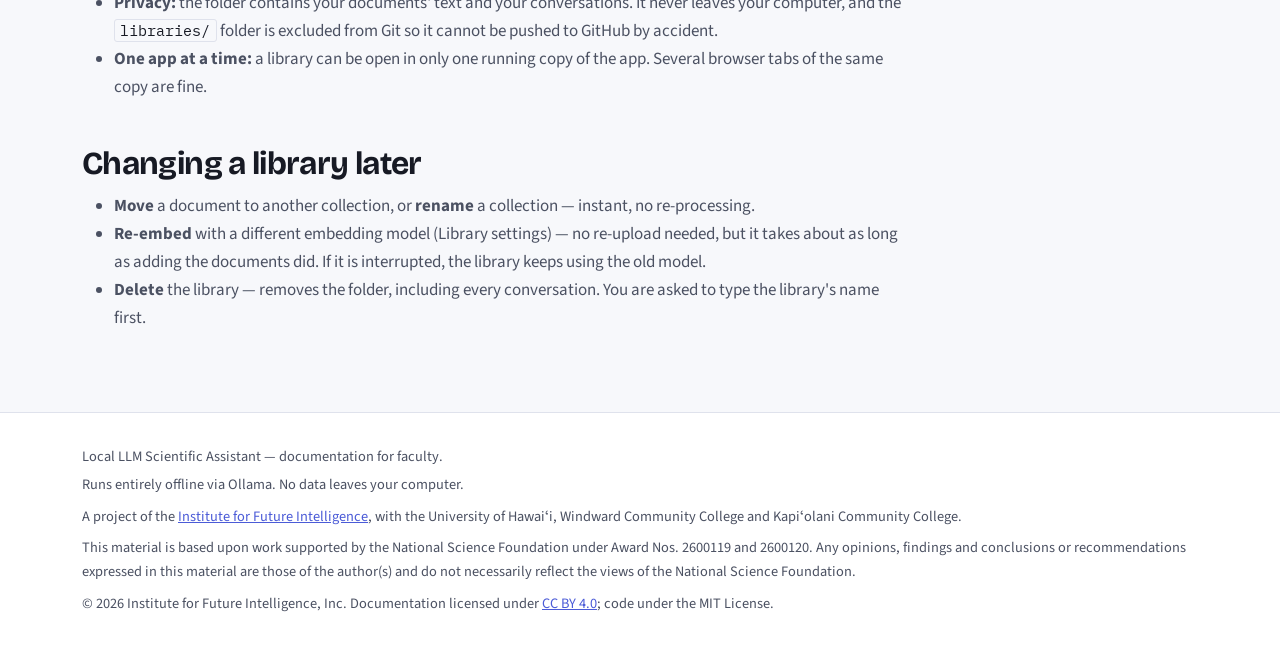
<file: docs/libraries.html>
<!DOCTYPE html>
<html lang="en" data-bs-theme="light">
<head>
<meta charset="utf-8">
<meta name="viewport" content="width=device-width, initial-scale=1">
<title>Libraries · Local LLM Scientific Assistant</title>
<meta name="description" content="The persistent Library app: keep documents between sessions, turn each library into a configured chatbot, and resume saved conversations.">
<link rel="preconnect" href="https://fonts.googleapis.com">
<link rel="preconnect" href="https://fonts.gstatic.com" crossorigin>
<link rel="stylesheet" href="https://fonts.googleapis.com/css2?family=Bricolage+Grotesque:opsz,wght@12..96,600;12..96,700&family=IBM+Plex+Mono:wght@400;500;600&family=Source+Sans+3:ital,wght@0,400;0,600;1,400&display=swap">
<link href="https://cdn.jsdelivr.net/npm/bootstrap@5.3.3/dist/css/bootstrap.min.css" rel="stylesheet" integrity="sha384-QWTKZyjpPEjISv5WaRU9OFeRpok6YctnYmDr5pNlyT2bRjXh0JMhjY6hW+ALEwIH" crossorigin="anonymous">
<link rel="stylesheet" href="assets/css/site.css">
</head>
<body>
<a class="skip-link" href="#main">Skip to content</a>
<div id="siteNav"></div>

<header class="hero">
  <div class="container">
    <span class="badge-soft badge-sem mb-3 d-inline-block">Companion app</span>
    <h1>Libraries: documents that stay between sessions</h1>
    <p class="lead mt-3">
      The main application forgets everything when you close it. The Library app is a
      second, separate application that keeps a collection of documents on your computer
      and turns it into a chatbot you can come back to &mdash; with its settings and
      conversations intact.
    </p>
  </div>
</header>

<div class="container my-5">
<div class="row g-5">
<main class="col-lg-9" id="main">

  <h2 id="which">Which app should I use?</h2>
  <div class="row g-3">
    <div class="col-md-6">
      <div class="card h-100"><div class="card-body">
        <h3 class="mt-0" style="font-size:1.05rem">Main app &mdash; <code>app.py</code></h3>
        <p class="mb-0" style="font-size:0.94rem">
          Upload, ask, discard. Nothing is written to disk, so it suits sensitive
          documents and one-off questions. Includes answer evaluation and question
          templates.
        </p>
      </div></div>
    </div>
    <div class="col-md-6">
      <div class="card h-100"><div class="card-body">
        <h3 class="mt-0" style="font-size:1.05rem">Library app &mdash; <code>library_app.py</code></h3>
        <p class="mb-0" style="font-size:0.94rem">
          Build a library once, then chat with it across many sessions. Suits a
          course's readings or a project's papers &mdash; roughly 50 to 500 documents.
        </p>
      </div></div>
    </div>
  </div>
  <p class="mt-3">
    Both use the same retrieval engine, so answers are found and cited in exactly the
    same way. Run the Library app with:
  </p>
  <pre><code>python -m streamlit run library_app.py</code></pre>

  <h2 id="kept">What a library keeps</h2>
  <ul>
    <li><strong>The documents' text and search index</strong> &mdash; so a library opens
      in seconds and you can ask questions immediately, without re-uploading.</li>
    <li><strong>Publication details</strong> &mdash; title, authors, year, journal and DOI
      for each document, shown as a table so you can see what the library contains.</li>
    <li><strong>Chatbot settings</strong> &mdash; the chat model, perspective and audience,
      retrieval settings, and your own custom instructions.</li>
    <li><strong>Conversations</strong> &mdash; every question and answer, with copies of
      the passages it cited, so you can resume a chat later.</li>
  </ul>
  <div class="callout callout-teach">
    <span class="callout-title">What it does not keep</span>
    The original files. The library holds the text extracted from them, which search
    needs, but not the PDF, Word or PowerPoint file itself. Answer evaluation is not
    part of the Library app; use the main app for that.
  </div>

  <h2 id="adding">Adding documents</h2>
  <p>Adding happens in two steps on the <strong>Documents</strong> tab.</p>
  <ol>
    <li>
      <strong>Check.</strong> Choose files and a collection. The app reads each file and
      compares it with what is already in the library. A review table shows the result
      for every file.
    </li>
    <li>
      <strong>Add.</strong> The accepted files are processed one at a time: details are
      read, the text is split into passages, and each passage is embedded. Each file is
      saved as soon as it is done, so an interruption loses only the file in progress.
      Keep the browser tab open until it finishes.
    </li>
  </ol>

  <h3 id="duplicates">How duplicates are recognised</h3>
  <table class="table">
    <thead><tr><th>Match</th><th>What happens</th></tr></thead>
    <tbody>
      <tr><td>The exact same file</td><td>Skipped automatically</td></tr>
      <tr><td>The same text in a different file (renamed or re-saved)</td><td>Skipped automatically</td></tr>
      <tr><td>The same DOI</td><td>You choose: skip, replace the existing one, or keep both</td></tr>
      <tr><td>The same title and year (no DOI)</td><td>You choose: skip, replace, or keep both</td></tr>
      <tr><td>No text could be read (a scanned PDF)</td><td>Not added; scanned pages need OCR first</td></tr>
    </tbody>
  </table>
  <p>
    A preprint and the published version of a paper often share a DOI or title but differ
    in content, which is why those two cases ask you rather than deciding.
  </p>

  <h3 id="details">Where the publication details come from</h3>
  <p>Three sources, all on your computer &mdash; nothing is looked up online:</p>
  <ul>
    <li><strong>A DOI printed in the text</strong> &mdash; the most reliable identifier.</li>
    <li><strong>Your chat model reading the first page</strong> &mdash; usually right, but
      not guaranteed.</li>
    <li><strong>Properties stored inside the file</strong> &mdash; accurate for many
      publisher PDFs, often junk for self-made files.</li>
  </ul>
  <p>
    If a detail is wrong, correct it with <strong>Manage a document &rarr; Edit
    details</strong>. Your edits always take priority.
  </p>

  <h3 id="headers">Contextual headers</h3>
  <p>
    When you create a library you can switch on <em>contextual headers</em>: the chat
    model adds a sentence to every passage explaining where it sits in its document,
    which makes retrieval more accurate. It costs one model call per passage &mdash;
    about 75 for a 15-page paper &mdash; and applies to the whole library, so it can
    only be chosen when the library is created.
  </p>

  <h2 id="chatbot">Turning a library into a chatbot</h2>
  <p>
    The <strong>Chatbot settings</strong> tab holds everything that shapes answers:
    a name and description, the chat model and its sampling settings, perspective and
    audience, retrieval settings, and which collections are searched.
  </p>
  <p>
    <strong>Custom instructions</strong> let you describe the chatbot's role, for
    example <em>&ldquo;You are a tutor for introductory cell biology. Explain terms
    before using them.&rdquo;</em> They are added to the app's built-in rules and
    cannot switch off answering from the documents or the citation checks.
  </p>
  <div class="callout callout-teach">
    <span class="callout-title">Re-ranking is on by default here</span>
    In a large library, many passages look similar to a question. Re-ranking asks the
    model to reorder the best candidates before answering, which matters far more with
    hundreds of documents than with a handful. It adds some time to each answer and can
    be switched off.
  </div>

  <h2 id="conversations">Conversations</h2>
  <p>
    Every exchange is saved as soon as the answer finishes. The sidebar lists
    conversations newest first; click one to resume it, or start a new chat. As in the
    main app, the last five exchanges are given to the model so that follow-up
    questions such as &ldquo;what about in mice?&rdquo; make sense.
  </p>
  <p>
    Each saved answer keeps a copy of the passages it cited, so it stays checkable even
    after its document is removed from the library. Conversations can be renamed,
    deleted, or downloaded as HTML.
  </p>

  <h2 id="storage">Where libraries are stored</h2>
  <p>
    Each library is a folder inside <code>libraries/</code> in the application folder.
    To keep them elsewhere &mdash; a larger drive, say &mdash; set the
    <code>RAG_LIBRARY_DIR</code> environment variable before starting the app.
  </p>
  <ul>
    <li><strong>Back up</strong> a library by copying its folder while the app is closed.</li>
    <li><strong>Privacy:</strong> the folder contains your documents' text and your
      conversations. It never leaves your computer, and the <code>libraries/</code>
      folder is excluded from Git so it cannot be pushed to GitHub by accident.</li>
    <li><strong>One app at a time:</strong> a library can be open in only one running
      copy of the app. Several browser tabs of the same copy are fine.</li>
  </ul>

  <h2 id="changing">Changing a library later</h2>
  <ul>
    <li><strong>Move</strong> a document to another collection, or <strong>rename</strong>
      a collection &mdash; instant, no re-processing.</li>
    <li><strong>Re-embed</strong> with a different embedding model (Library settings) &mdash;
      no re-upload needed, but it takes about as long as adding the documents did. If it
      is interrupted, the library keeps using the old model.</li>
    <li><strong>Delete</strong> the library &mdash; removes the folder, including every
      conversation. You are asked to type the library's name first.</li>
  </ul>

</main>

<aside class="col-lg-3 d-none d-lg-block">
  <nav class="toc" aria-label="On this page">
    <p class="control-meta mb-2"><strong>ON THIS PAGE</strong></p>
    <div class="nav flex-column" id="tocList"></div>
  </nav>
</aside>
</div>
</div>

<footer class="site-footer">
  <div class="container">
    <p class="mb-1">Local LLM Scientific Assistant — documentation for faculty.</p>
    <p class="mb-2">Runs entirely offline via Ollama. No data leaves your computer.</p>
    <p class="mb-2">A project of the <a href="https://intofuture.org">Institute for Future Intelligence</a>, with the University of Hawaiʻi, Windward Community College and Kapiʻolani Community College.</p>
    <p class="mb-2">This material is based upon work supported by the National Science Foundation under Award Nos. 2600119 and 2600120. Any opinions, findings and conclusions or recommendations expressed in this material are those of the author(s) and do not necessarily reflect the views of the National Science Foundation.</p>
    <p class="mb-0">© 2026 Institute for Future Intelligence, Inc. Documentation licensed under <a href="https://creativecommons.org/licenses/by/4.0/">CC BY 4.0</a>; code under the MIT License.</p>
  </div>
</footer>

<script src="https://cdn.jsdelivr.net/npm/bootstrap@5.3.3/dist/js/bootstrap.bundle.min.js" integrity="sha384-YvpcrYf0tY3lHB60NNkmXc5s9fDVZLESaAA55NDzOxhy9GkcIdslK1eN7N6jIeHz" crossorigin="anonymous"></script>
<script src="assets/js/site.js"></script>
</body>
</html>
</file>
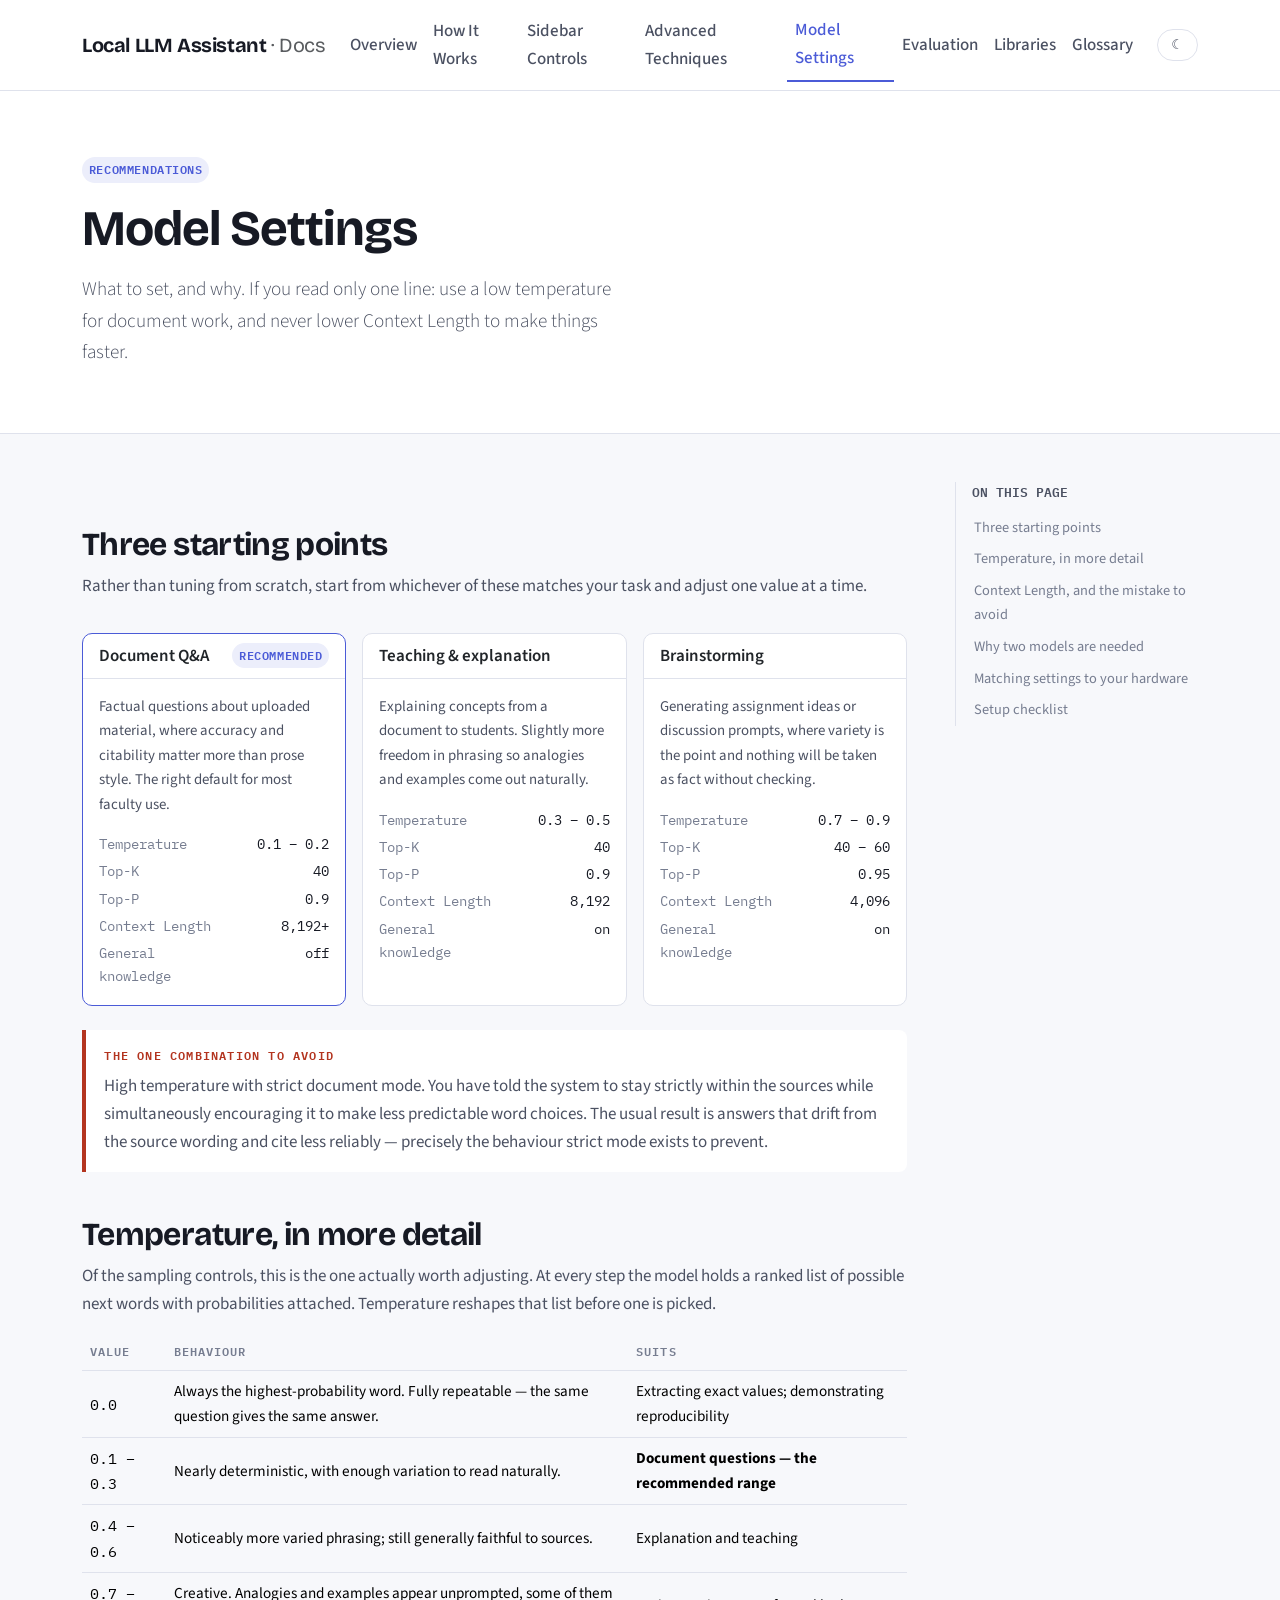
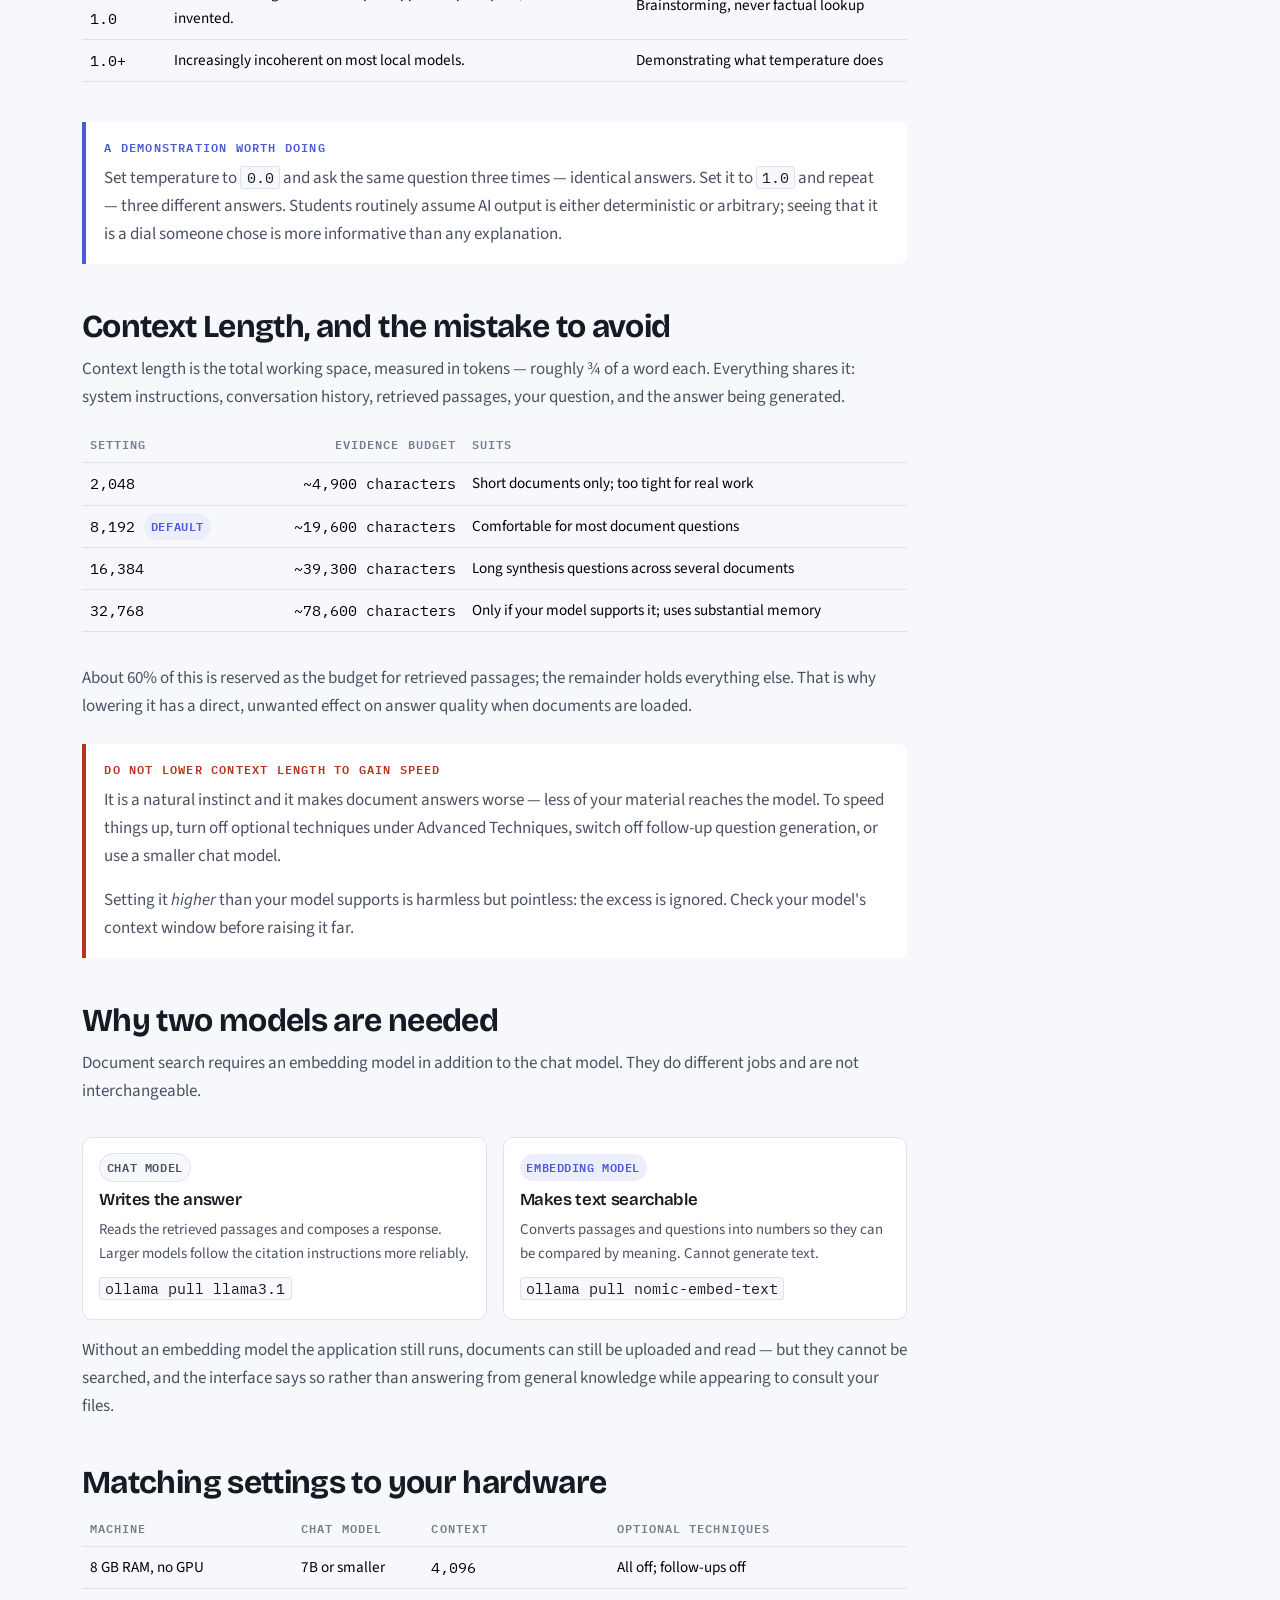
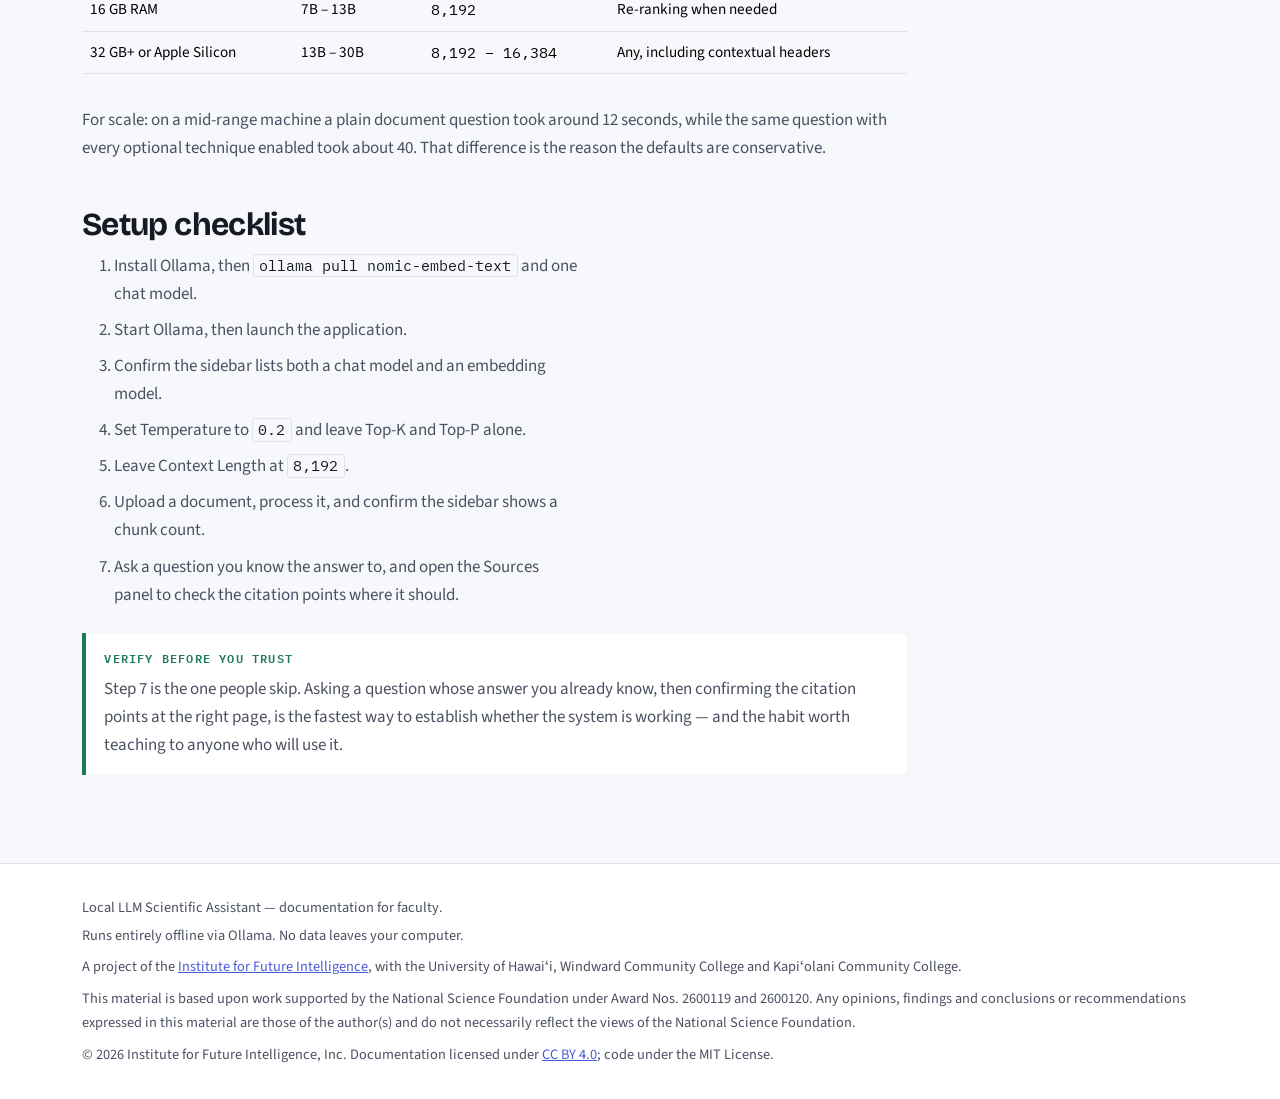
<file: docs/settings.html>
<!DOCTYPE html>
<html lang="en" data-bs-theme="light">
<head>
<meta charset="utf-8">
<meta name="viewport" content="width=device-width, initial-scale=1">
<title>Model Settings · Local LLM Scientific Assistant</title>
<meta name="description" content="Recommended model settings for document work, teaching and exploration, with the reasoning behind each value.">
<link rel="preconnect" href="https://fonts.googleapis.com">
<link rel="preconnect" href="https://fonts.gstatic.com" crossorigin>
<link rel="stylesheet" href="https://fonts.googleapis.com/css2?family=Bricolage+Grotesque:opsz,wght@12..96,600;12..96,700&family=IBM+Plex+Mono:wght@400;500;600&family=Source+Sans+3:ital,wght@0,400;0,600;1,400&display=swap">
<link href="https://cdn.jsdelivr.net/npm/bootstrap@5.3.3/dist/css/bootstrap.min.css" rel="stylesheet" integrity="sha384-QWTKZyjpPEjISv5WaRU9OFeRpok6YctnYmDr5pNlyT2bRjXh0JMhjY6hW+ALEwIH" crossorigin="anonymous">
<link rel="stylesheet" href="assets/css/site.css">
</head>
<body>
<a class="skip-link" href="#main">Skip to content</a>
<div id="siteNav"></div>

<header class="hero">
  <div class="container">
    <span class="badge-soft badge-sem mb-3 d-inline-block">Recommendations</span>
    <h1>Model Settings</h1>
    <p class="lead mt-3">
      What to set, and why. If you read only one line: use a low temperature for document
      work, and never lower Context Length to make things faster.
    </p>
  </div>
</header>

<div class="container my-5">
<div class="row g-5">
<main class="col-lg-9" id="main">

  <h2 id="presets">Three starting points</h2>
  <p>
    Rather than tuning from scratch, start from whichever of these matches your task and
    adjust one value at a time.
  </p>

  <div class="row g-3 my-3">
    <div class="col-lg-4">
      <div class="card h-100 preset" style="border-color:var(--sem)">
        <div class="card-header d-flex justify-content-between align-items-center">
          <span>Document Q&amp;A</span>
          <span class="badge-soft badge-sem">Recommended</span>
        </div>
        <div class="card-body">
          <p style="font-size:0.93rem">
            Factual questions about uploaded material, where accuracy and citability matter
            more than prose style. The right default for most faculty use.
          </p>
          <dl class="row preset-values mb-0">
            <dt class="col-7">Temperature</dt><dd class="col-5 text-end mb-1">0.1 – 0.2</dd>
            <dt class="col-7">Top-K</dt><dd class="col-5 text-end mb-1">40</dd>
            <dt class="col-7">Top-P</dt><dd class="col-5 text-end mb-1">0.9</dd>
            <dt class="col-7">Context Length</dt><dd class="col-5 text-end mb-1">8,192+</dd>
            <dt class="col-7">General knowledge</dt><dd class="col-5 text-end mb-0">off</dd>
          </dl>
        </div>
      </div>
    </div>

    <div class="col-lg-4">
      <div class="card h-100 preset">
        <div class="card-header">Teaching &amp; explanation</div>
        <div class="card-body">
          <p style="font-size:0.93rem">
            Explaining concepts from a document to students. Slightly more freedom in
            phrasing so analogies and examples come out naturally.
          </p>
          <dl class="row preset-values mb-0">
            <dt class="col-7">Temperature</dt><dd class="col-5 text-end mb-1">0.3 – 0.5</dd>
            <dt class="col-7">Top-K</dt><dd class="col-5 text-end mb-1">40</dd>
            <dt class="col-7">Top-P</dt><dd class="col-5 text-end mb-1">0.9</dd>
            <dt class="col-7">Context Length</dt><dd class="col-5 text-end mb-1">8,192</dd>
            <dt class="col-7">General knowledge</dt><dd class="col-5 text-end mb-0">on</dd>
          </dl>
        </div>
      </div>
    </div>

    <div class="col-lg-4">
      <div class="card h-100 preset">
        <div class="card-header">Brainstorming</div>
        <div class="card-body">
          <p style="font-size:0.93rem">
            Generating assignment ideas or discussion prompts, where variety is the point
            and nothing will be taken as fact without checking.
          </p>
          <dl class="row preset-values mb-0">
            <dt class="col-7">Temperature</dt><dd class="col-5 text-end mb-1">0.7 – 0.9</dd>
            <dt class="col-7">Top-K</dt><dd class="col-5 text-end mb-1">40 – 60</dd>
            <dt class="col-7">Top-P</dt><dd class="col-5 text-end mb-1">0.95</dd>
            <dt class="col-7">Context Length</dt><dd class="col-5 text-end mb-1">4,096</dd>
            <dt class="col-7">General knowledge</dt><dd class="col-5 text-end mb-0">on</dd>
          </dl>
        </div>
      </div>
    </div>
  </div>

  <div class="callout callout-warn">
    <span class="callout-title">The one combination to avoid</span>
    <p>
      High temperature with strict document mode. You have told the system to stay strictly
      within the sources while simultaneously encouraging it to make less predictable word
      choices. The usual result is answers that drift from the source wording and cite less
      reliably — precisely the behaviour strict mode exists to prevent.
    </p>
  </div>

  <h2 id="temperature">Temperature, in more detail</h2>
  <p>
    Of the sampling controls, this is the one actually worth adjusting. At every step the
    model holds a ranked list of possible next words with probabilities attached.
    Temperature reshapes that list before one is picked.
  </p>

  <div class="table-wrap">
    <table class="table align-middle">
      <thead>
        <tr><th>Value</th><th>Behaviour</th><th>Suits</th></tr>
      </thead>
      <tbody>
        <tr>
          <td class="mono">0.0</td>
          <td>Always the highest-probability word. Fully repeatable — the same question gives the same answer.</td>
          <td>Extracting exact values; demonstrating reproducibility</td>
        </tr>
        <tr>
          <td class="mono">0.1 – 0.3</td>
          <td>Nearly deterministic, with enough variation to read naturally.</td>
          <td><strong>Document questions — the recommended range</strong></td>
        </tr>
        <tr>
          <td class="mono">0.4 – 0.6</td>
          <td>Noticeably more varied phrasing; still generally faithful to sources.</td>
          <td>Explanation and teaching</td>
        </tr>
        <tr>
          <td class="mono">0.7 – 1.0</td>
          <td>Creative. Analogies and examples appear unprompted, some of them invented.</td>
          <td>Brainstorming, never factual lookup</td>
        </tr>
        <tr>
          <td class="mono">1.0+</td>
          <td>Increasingly incoherent on most local models.</td>
          <td>Demonstrating what temperature does</td>
        </tr>
      </tbody>
    </table>
  </div>

  <div class="callout callout-teach">
    <span class="callout-title">A demonstration worth doing</span>
    <p>
      Set temperature to <code>0.0</code> and ask the same question three times — identical
      answers. Set it to <code>1.0</code> and repeat — three different answers. Students
      routinely assume AI output is either deterministic or arbitrary; seeing that it is a
      dial someone chose is more informative than any explanation.
    </p>
  </div>

  <h2 id="context">Context Length, and the mistake to avoid</h2>
  <p>
    Context length is the total working space, measured in tokens — roughly ¾ of a word
    each. Everything shares it: system instructions, conversation history, retrieved
    passages, your question, and the answer being generated.
  </p>

  <div class="table-wrap">
    <table class="table align-middle">
      <thead>
        <tr><th>Setting</th><th class="num">Evidence budget</th><th>Suits</th></tr>
      </thead>
      <tbody>
        <tr><td class="mono">2,048</td><td class="num">~4,900 characters</td><td>Short documents only; too tight for real work</td></tr>
        <tr><td class="mono">8,192 <span class="badge-soft badge-sem">default</span></td><td class="num">~19,600 characters</td><td>Comfortable for most document questions</td></tr>
        <tr><td class="mono">16,384</td><td class="num">~39,300 characters</td><td>Long synthesis questions across several documents</td></tr>
        <tr><td class="mono">32,768</td><td class="num">~78,600 characters</td><td>Only if your model supports it; uses substantial memory</td></tr>
      </tbody>
    </table>
  </div>

  <p class="mt-3">
    About 60% of this is reserved as the budget for retrieved passages; the remainder holds
    everything else. That is why lowering it has a direct, unwanted effect on answer quality
    when documents are loaded.
  </p>

  <div class="callout callout-warn">
    <span class="callout-title">Do not lower Context Length to gain speed</span>
    <p>
      It is a natural instinct and it makes document answers worse — less of your material
      reaches the model. To speed things up, turn off optional techniques under Advanced
      Techniques, switch off follow-up question generation, or use a smaller chat model.
    </p>
    <p>
      Setting it <em>higher</em> than your model supports is harmless but pointless: the
      excess is ignored. Check your model's context window before raising it far.
    </p>
  </div>

  <h2 id="two-models">Why two models are needed</h2>
  <p>
    Document search requires an embedding model in addition to the chat model. They do
    different jobs and are not interchangeable.
  </p>

  <div class="row g-3 my-3">
    <div class="col-md-6">
      <div class="card h-100"><div class="card-body">
        <span class="badge-soft badge-plain">Chat model</span>
        <h3 class="mt-2" style="font-size:1.05rem">Writes the answer</h3>
        <p class="mb-2" style="font-size:0.93rem">Reads the retrieved passages and composes a response. Larger models follow the citation instructions more reliably.</p>
        <p class="mb-0"><code>ollama pull llama3.1</code></p>
      </div></div>
    </div>
    <div class="col-md-6">
      <div class="card h-100"><div class="card-body">
        <span class="badge-soft badge-sem">Embedding model</span>
        <h3 class="mt-2" style="font-size:1.05rem">Makes text searchable</h3>
        <p class="mb-2" style="font-size:0.93rem">Converts passages and questions into numbers so they can be compared by meaning. Cannot generate text.</p>
        <p class="mb-0"><code>ollama pull nomic-embed-text</code></p>
      </div></div>
    </div>
  </div>

  <p>
    Without an embedding model the application still runs, documents can still be uploaded
    and read — but they cannot be searched, and the interface says so rather than answering
    from general knowledge while appearing to consult your files.
  </p>

  <h2 id="hardware">Matching settings to your hardware</h2>
  <div class="table-wrap">
    <table class="table align-middle">
      <thead>
        <tr><th>Machine</th><th>Chat model</th><th>Context</th><th>Optional techniques</th></tr>
      </thead>
      <tbody>
        <tr>
          <td>8 GB RAM, no GPU</td>
          <td>7B or smaller</td>
          <td class="mono">4,096</td>
          <td>All off; follow-ups off</td>
        </tr>
        <tr>
          <td>16 GB RAM</td>
          <td>7B – 13B</td>
          <td class="mono">8,192</td>
          <td>Re-ranking when needed</td>
        </tr>
        <tr>
          <td>32 GB+ or Apple Silicon</td>
          <td>13B – 30B</td>
          <td class="mono">8,192 – 16,384</td>
          <td>Any, including contextual headers</td>
        </tr>
      </tbody>
    </table>
  </div>

  <p class="mt-3">
    For scale: on a mid-range machine a plain document question took around 12 seconds,
    while the same question with every optional technique enabled took about 40. That
    difference is the reason the defaults are conservative.
  </p>

  <h2 id="checklist">Setup checklist</h2>
  <ol style="max-width:62ch">
    <li class="mb-2">Install Ollama, then <code>ollama pull nomic-embed-text</code> and one chat model.</li>
    <li class="mb-2">Start Ollama, then launch the application.</li>
    <li class="mb-2">Confirm the sidebar lists both a chat model and an embedding model.</li>
    <li class="mb-2">Set Temperature to <code>0.2</code> and leave Top-K and Top-P alone.</li>
    <li class="mb-2">Leave Context Length at <code>8,192</code>.</li>
    <li class="mb-2">Upload a document, process it, and confirm the sidebar shows a chunk count.</li>
    <li class="mb-2">Ask a question you know the answer to, and open the Sources panel to check the citation points where it should.</li>
  </ol>

  <div class="callout callout-tip">
    <span class="callout-title">Verify before you trust</span>
    <p>
      Step 7 is the one people skip. Asking a question whose answer you already know, then
      confirming the citation points at the right page, is the fastest way to establish
      whether the system is working — and the habit worth teaching to anyone who will use it.
    </p>
  </div>

</main>

<aside class="col-lg-3 d-none d-lg-block">
  <nav class="toc" aria-label="On this page">
    <p class="control-meta mb-2"><strong>ON THIS PAGE</strong></p>
    <div class="nav flex-column" id="tocList"></div>
  </nav>
</aside>
</div>
</div>

<footer class="site-footer">
  <div class="container">
    <p class="mb-1">Local LLM Scientific Assistant — documentation for faculty.</p>
    <p class="mb-2">Runs entirely offline via Ollama. No data leaves your computer.</p>
    <p class="mb-2">A project of the <a href="https://intofuture.org">Institute for Future Intelligence</a>, with the University of Hawaiʻi, Windward Community College and Kapiʻolani Community College.</p>
    <p class="mb-2">This material is based upon work supported by the National Science Foundation under Award Nos. 2600119 and 2600120. Any opinions, findings and conclusions or recommendations expressed in this material are those of the author(s) and do not necessarily reflect the views of the National Science Foundation.</p>
    <p class="mb-0">© 2026 Institute for Future Intelligence, Inc. Documentation licensed under <a href="https://creativecommons.org/licenses/by/4.0/">CC BY 4.0</a>; code under the MIT License.</p>
  </div>
</footer>

<script src="https://cdn.jsdelivr.net/npm/bootstrap@5.3.3/dist/js/bootstrap.bundle.min.js" integrity="sha384-YvpcrYf0tY3lHB60NNkmXc5s9fDVZLESaAA55NDzOxhy9GkcIdslK1eN7N6jIeHz" crossorigin="anonymous"></script>
<script src="assets/js/site.js"></script>
</body>
</html>
</file>
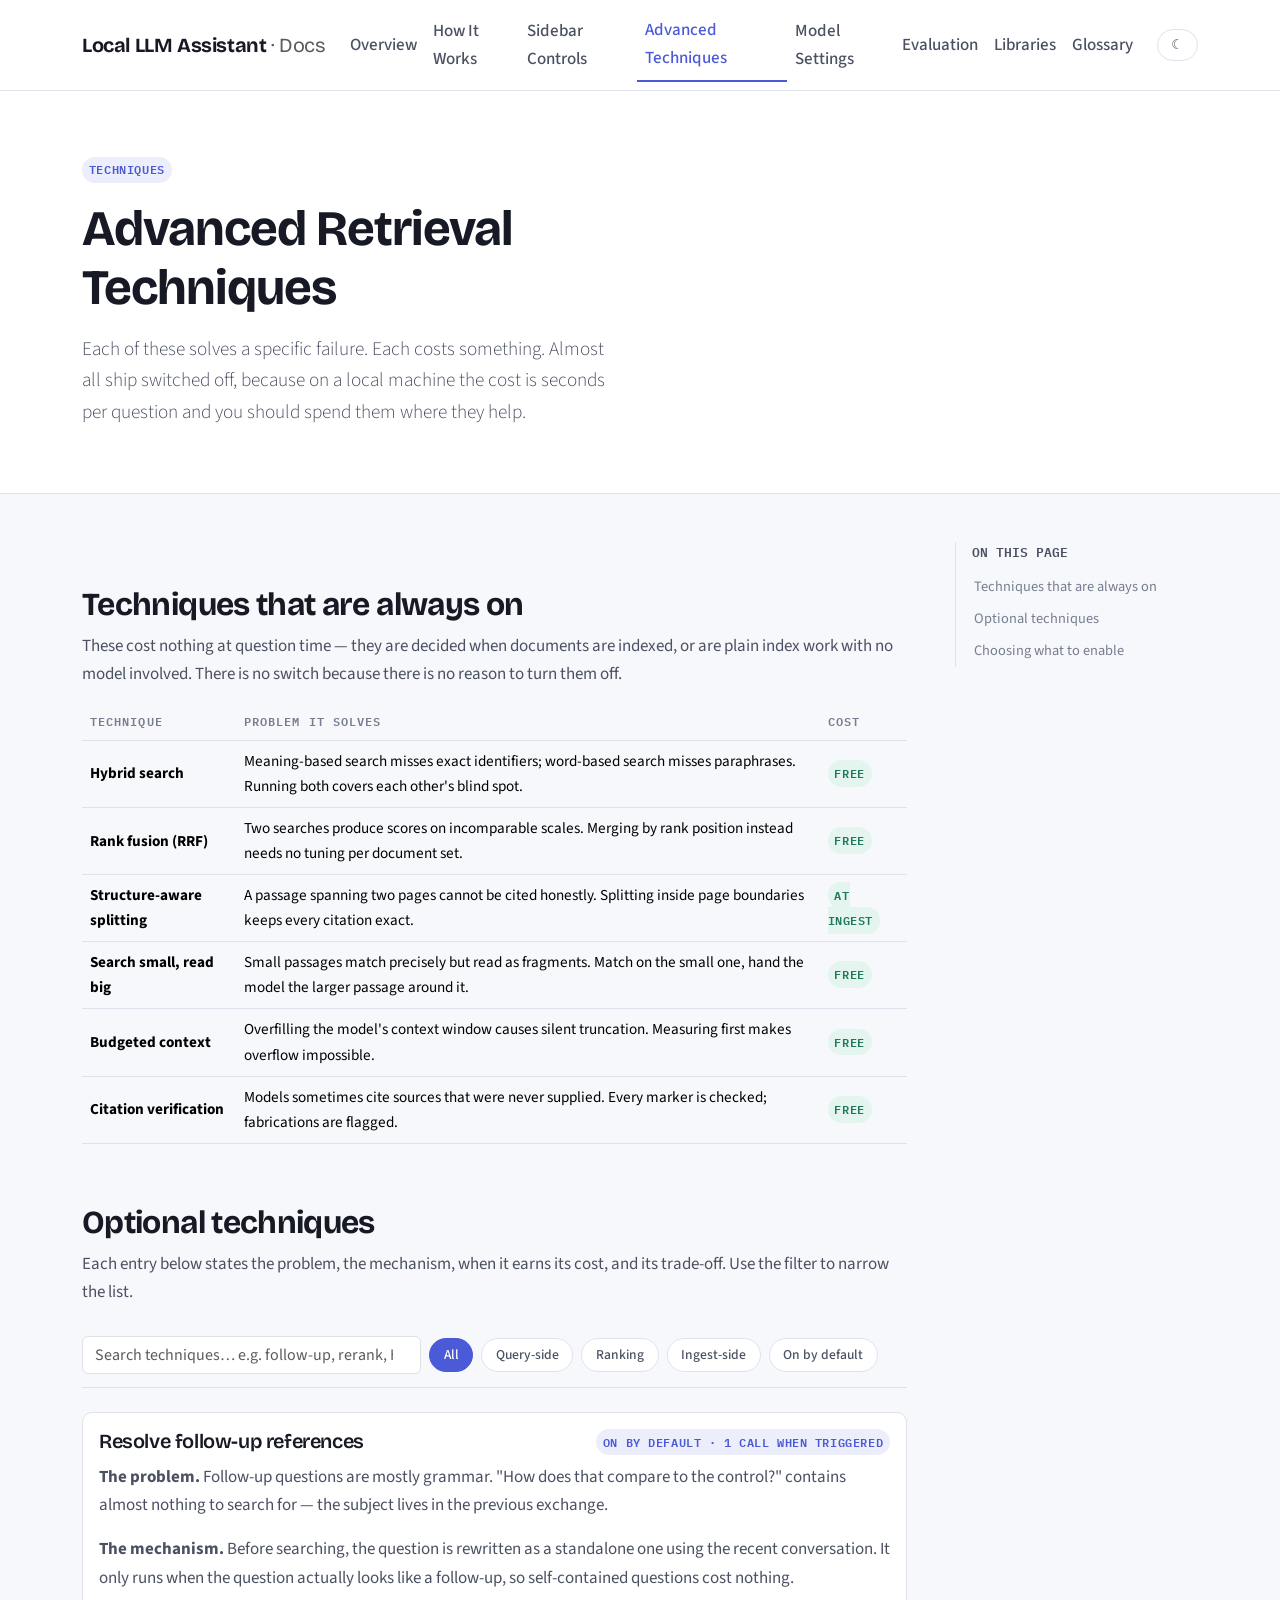
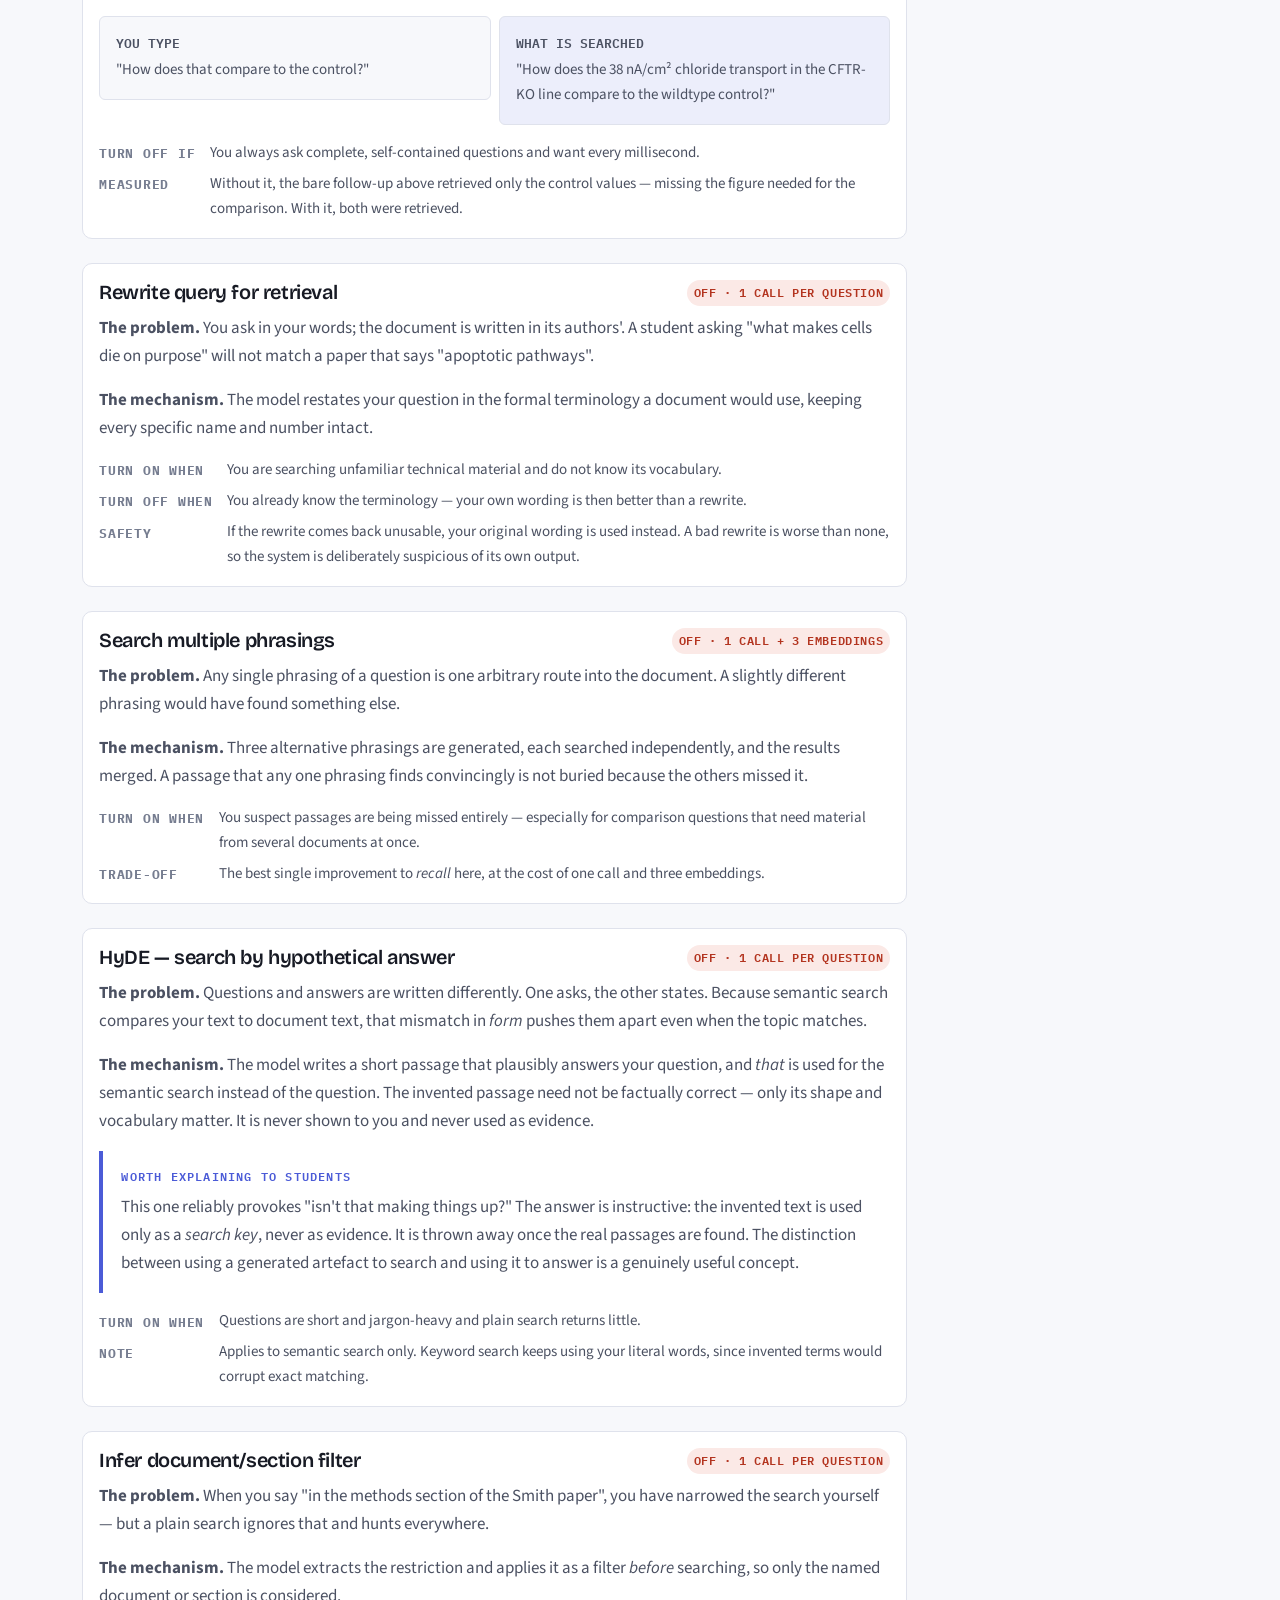
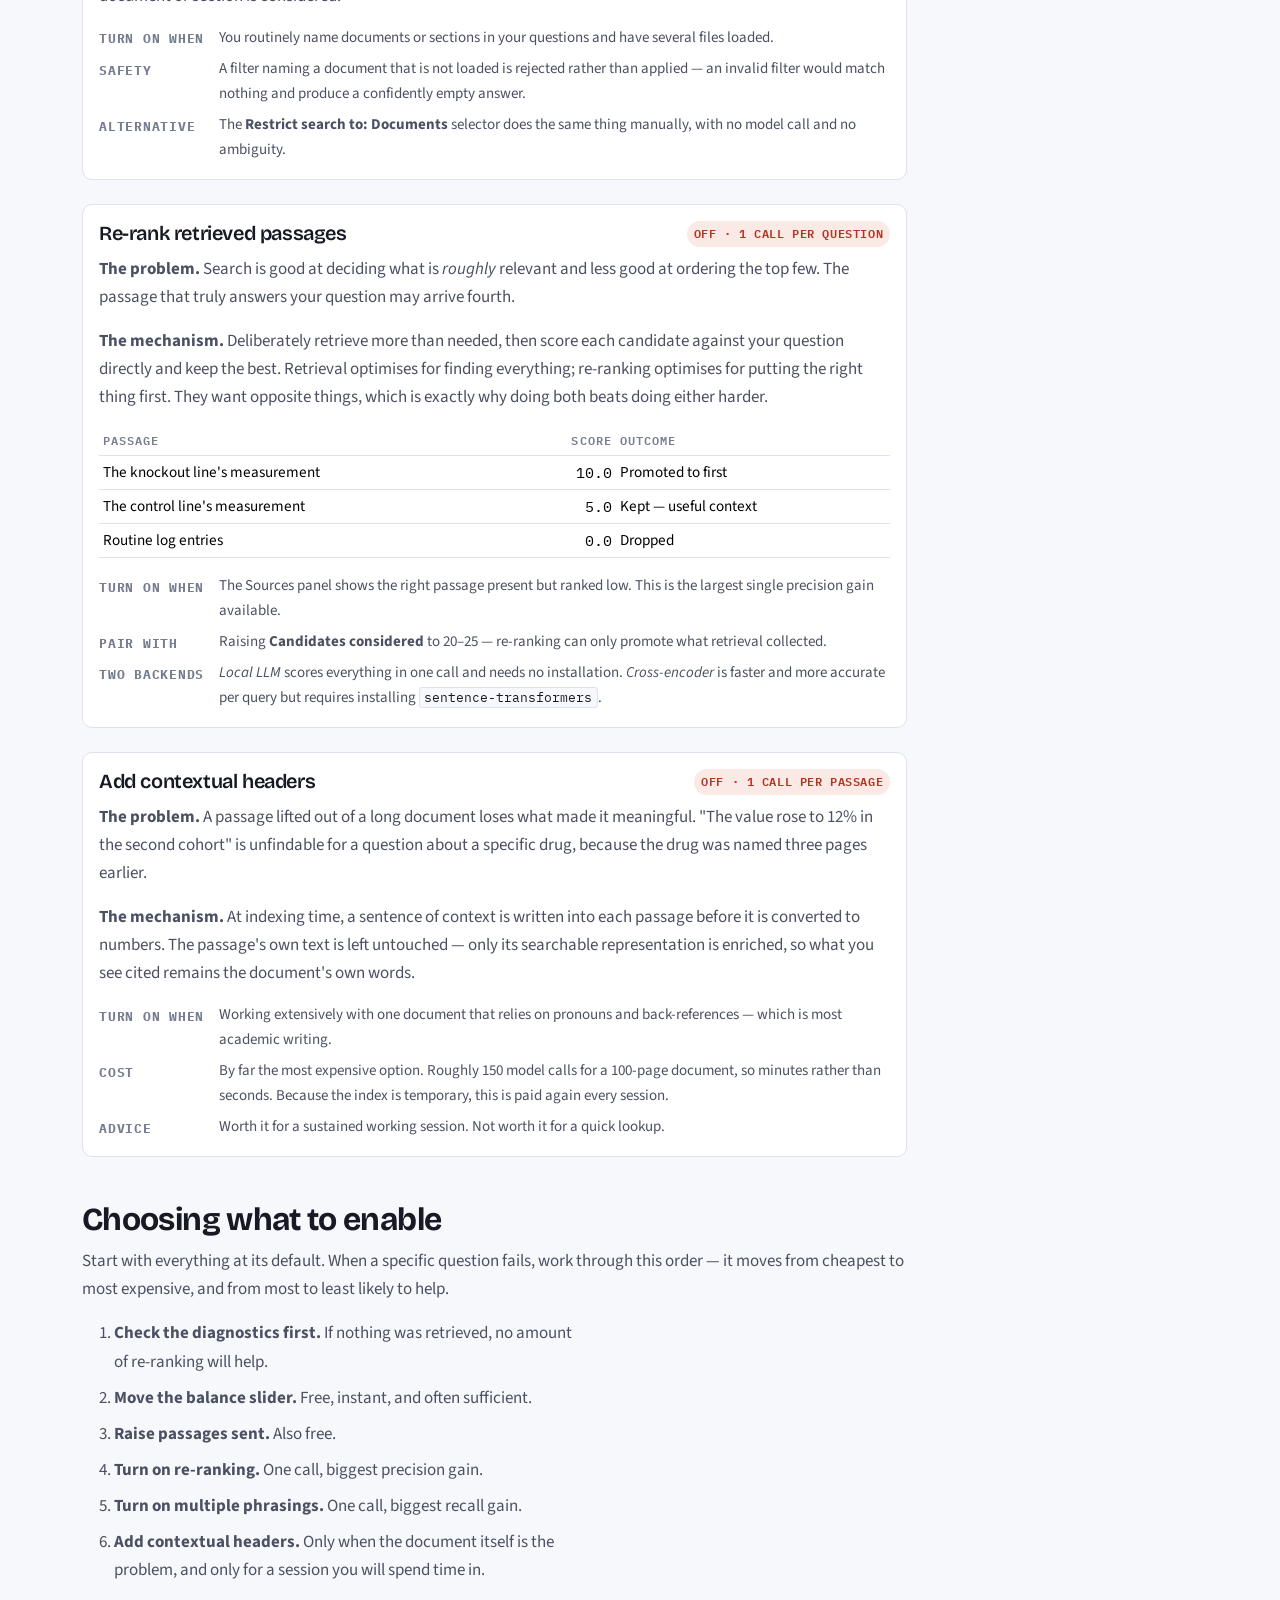
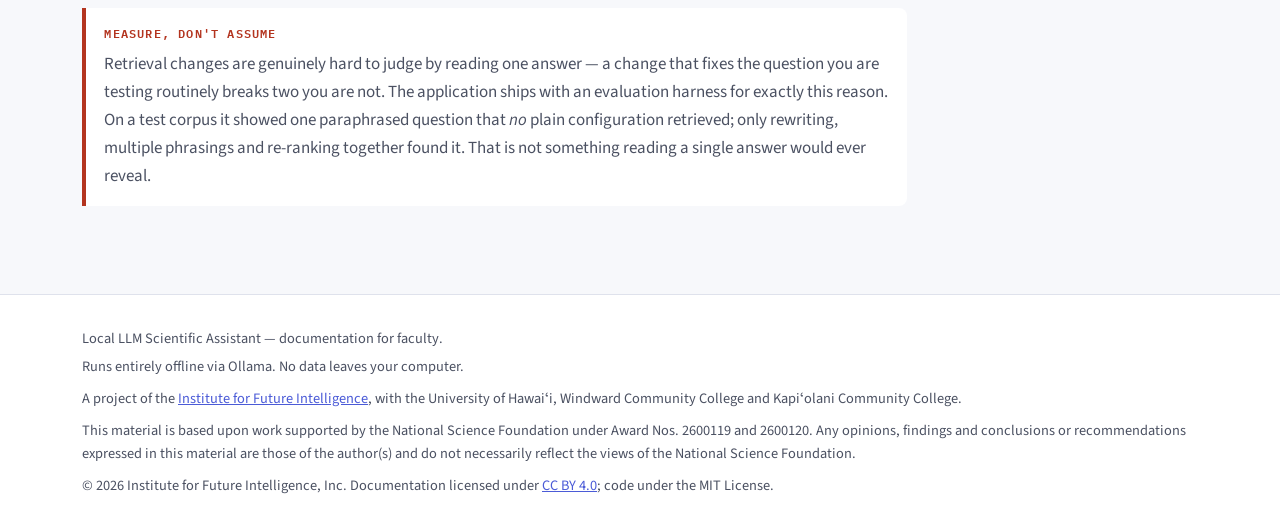
<file: docs/techniques.html>
<!DOCTYPE html>
<html lang="en" data-bs-theme="light">
<head>
<meta charset="utf-8">
<meta name="viewport" content="width=device-width, initial-scale=1">
<title>Advanced Techniques · Local LLM Scientific Assistant</title>
<meta name="description" content="Every advanced retrieval technique in the application: the problem each one solves, when to turn it on, and what it costs in time.">
<link rel="preconnect" href="https://fonts.googleapis.com">
<link rel="preconnect" href="https://fonts.gstatic.com" crossorigin>
<link rel="stylesheet" href="https://fonts.googleapis.com/css2?family=Bricolage+Grotesque:opsz,wght@12..96,600;12..96,700&family=IBM+Plex+Mono:wght@400;500;600&family=Source+Sans+3:ital,wght@0,400;0,600;1,400&display=swap">
<link href="https://cdn.jsdelivr.net/npm/bootstrap@5.3.3/dist/css/bootstrap.min.css" rel="stylesheet" integrity="sha384-QWTKZyjpPEjISv5WaRU9OFeRpok6YctnYmDr5pNlyT2bRjXh0JMhjY6hW+ALEwIH" crossorigin="anonymous">
<link rel="stylesheet" href="assets/css/site.css">
</head>
<body>
<a class="skip-link" href="#main">Skip to content</a>
<div id="siteNav"></div>

<header class="hero">
  <div class="container">
    <span class="badge-soft badge-sem mb-3 d-inline-block">Techniques</span>
    <h1>Advanced Retrieval Techniques</h1>
    <p class="lead mt-3">
      Each of these solves a specific failure. Each costs something. Almost all ship
      switched off, because on a local machine the cost is seconds per question and you
      should spend them where they help.
    </p>
  </div>
</header>

<div class="container my-5">
<div class="row g-5">
<main class="col-lg-9" id="main">

  <h2 id="always-on">Techniques that are always on</h2>
  <p>
    These cost nothing at question time — they are decided when documents are indexed, or
    are plain index work with no model involved. There is no switch because there is no
    reason to turn them off.
  </p>

  <div class="table-wrap">
    <table class="table align-middle">
      <thead>
        <tr><th>Technique</th><th>Problem it solves</th><th>Cost</th></tr>
      </thead>
      <tbody>
        <tr>
          <td><strong>Hybrid search</strong></td>
          <td>Meaning-based search misses exact identifiers; word-based search misses paraphrases. Running both covers each other's blind spot.</td>
          <td><span class="badge-soft badge-free">Free</span></td>
        </tr>
        <tr>
          <td><strong>Rank fusion (RRF)</strong></td>
          <td>Two searches produce scores on incomparable scales. Merging by rank position instead needs no tuning per document set.</td>
          <td><span class="badge-soft badge-free">Free</span></td>
        </tr>
        <tr>
          <td><strong>Structure-aware splitting</strong></td>
          <td>A passage spanning two pages cannot be cited honestly. Splitting inside page boundaries keeps every citation exact.</td>
          <td><span class="badge-soft badge-free">At ingest</span></td>
        </tr>
        <tr>
          <td><strong>Search small, read big</strong></td>
          <td>Small passages match precisely but read as fragments. Match on the small one, hand the model the larger passage around it.</td>
          <td><span class="badge-soft badge-free">Free</span></td>
        </tr>
        <tr>
          <td><strong>Budgeted context</strong></td>
          <td>Overfilling the model's context window causes silent truncation. Measuring first makes overflow impossible.</td>
          <td><span class="badge-soft badge-free">Free</span></td>
        </tr>
        <tr>
          <td><strong>Citation verification</strong></td>
          <td>Models sometimes cite sources that were never supplied. Every marker is checked; fabrications are flagged.</td>
          <td><span class="badge-soft badge-free">Free</span></td>
        </tr>
      </tbody>
    </table>
  </div>

  <h2 id="optional">Optional techniques</h2>
  <p>
    Each entry below states the problem, the mechanism, when it earns its cost, and its
    trade-off. Use the filter to narrow the list.
  </p>

  <div class="filter-bar">
    <div class="row g-2 align-items-center">
      <div class="col-md-5">
        <label class="visually-hidden" for="filterSearch">Search techniques</label>
        <input type="search" class="form-control" id="filterSearch"
               placeholder="Search techniques… e.g. follow-up, rerank, HyDE">
      </div>
      <div class="col-md-7">
        <div class="d-flex flex-wrap gap-2">
          <button class="filter-btn active" data-filter="all" aria-pressed="true">All</button>
          <button class="filter-btn" data-filter="query" aria-pressed="false">Query-side</button>
          <button class="filter-btn" data-filter="ranking" aria-pressed="false">Ranking</button>
          <button class="filter-btn" data-filter="ingest" aria-pressed="false">Ingest-side</button>
          <button class="filter-btn" data-filter="default-on" aria-pressed="false">On by default</button>
        </div>
      </div>
    </div>
  </div>

  <p id="noResults" class="is-hidden py-4">No techniques match that search.</p>

  <!-- ---------------------------------------------------------- -->
  <div class="card control-card filterable mb-4" id="condensation" data-tags="query default-on">
    <div class="card-body">
      <div class="d-flex flex-wrap justify-content-between align-items-start gap-2 mb-2">
        <h3 class="mt-0 mb-0">Resolve follow-up references</h3>
        <span class="badge-soft badge-sem">On by default · 1 call when triggered</span>
      </div>

      <p><strong>The problem.</strong> Follow-up questions are mostly grammar. "How does
      that compare to the control?" contains almost nothing to search for — the subject
      lives in the previous exchange.</p>

      <p><strong>The mechanism.</strong> Before searching, the question is rewritten as a
      standalone one using the recent conversation. It only runs when the question actually
      looks like a follow-up, so self-contained questions cost nothing.</p>

      <div class="row g-2 my-3">
        <div class="col-md-6">
          <div class="p-3 rounded" style="background:var(--paper);border:1px solid var(--rule)">
            <p class="control-meta mb-1"><strong>YOU TYPE</strong></p>
            <p class="mb-0" style="font-size:0.94rem">"How does that compare to the control?"</p>
          </div>
        </div>
        <div class="col-md-6">
          <div class="p-3 rounded" style="background:var(--sem-soft);border:1px solid var(--rule)">
            <p class="control-meta mb-1"><strong>WHAT IS SEARCHED</strong></p>
            <p class="mb-0" style="font-size:0.94rem">"How does the 38 nA/cm² chloride transport in the CFTR-KO line compare to the wildtype control?"</p>
          </div>
        </div>
      </div>

      <dl class="effect">
        <dt>Turn off if</dt><dd>You always ask complete, self-contained questions and want every millisecond.</dd>
        <dt>Measured</dt><dd>Without it, the bare follow-up above retrieved only the control values — missing the figure needed for the comparison. With it, both were retrieved.</dd>
      </dl>
    </div>
  </div>

  <!-- ---------------------------------------------------------- -->
  <div class="card control-card filterable mb-4" id="rewrite" data-tags="query">
    <div class="card-body">
      <div class="d-flex flex-wrap justify-content-between align-items-start gap-2 mb-2">
        <h3 class="mt-0 mb-0">Rewrite query for retrieval</h3>
        <span class="badge-soft badge-costly">Off · 1 call per question</span>
      </div>

      <p><strong>The problem.</strong> You ask in your words; the document is written in
      its authors'. A student asking "what makes cells die on purpose" will not match a
      paper that says "apoptotic pathways".</p>

      <p><strong>The mechanism.</strong> The model restates your question in the formal
      terminology a document would use, keeping every specific name and number intact.</p>

      <dl class="effect">
        <dt>Turn on when</dt><dd>You are searching unfamiliar technical material and do not know its vocabulary.</dd>
        <dt>Turn off when</dt><dd>You already know the terminology — your own wording is then better than a rewrite.</dd>
        <dt>Safety</dt><dd>If the rewrite comes back unusable, your original wording is used instead. A bad rewrite is worse than none, so the system is deliberately suspicious of its own output.</dd>
      </dl>
    </div>
  </div>

  <!-- ---------------------------------------------------------- -->
  <div class="card control-card filterable mb-4" id="multi-query" data-tags="query">
    <div class="card-body">
      <div class="d-flex flex-wrap justify-content-between align-items-start gap-2 mb-2">
        <h3 class="mt-0 mb-0">Search multiple phrasings</h3>
        <span class="badge-soft badge-costly">Off · 1 call + 3 embeddings</span>
      </div>

      <p><strong>The problem.</strong> Any single phrasing of a question is one arbitrary
      route into the document. A slightly different phrasing would have found something else.</p>

      <p><strong>The mechanism.</strong> Three alternative phrasings are generated, each
      searched independently, and the results merged. A passage that any one phrasing finds
      convincingly is not buried because the others missed it.</p>

      <dl class="effect">
        <dt>Turn on when</dt><dd>You suspect passages are being missed entirely — especially for comparison questions that need material from several documents at once.</dd>
        <dt>Trade-off</dt><dd>The best single improvement to <em>recall</em> here, at the cost of one call and three embeddings.</dd>
      </dl>
    </div>
  </div>

  <!-- ---------------------------------------------------------- -->
  <div class="card control-card filterable mb-4" id="hyde" data-tags="query">
    <div class="card-body">
      <div class="d-flex flex-wrap justify-content-between align-items-start gap-2 mb-2">
        <h3 class="mt-0 mb-0">HyDE — search by hypothetical answer</h3>
        <span class="badge-soft badge-costly">Off · 1 call per question</span>
      </div>

      <p><strong>The problem.</strong> Questions and answers are written differently. One
      asks, the other states. Because semantic search compares your text to document text,
      that mismatch in <em>form</em> pushes them apart even when the topic matches.</p>

      <p><strong>The mechanism.</strong> The model writes a short passage that plausibly
      answers your question, and <em>that</em> is used for the semantic search instead of
      the question. The invented passage need not be factually correct — only its shape and
      vocabulary matter. It is never shown to you and never used as evidence.</p>

      <div class="callout callout-teach my-3">
        <span class="callout-title">Worth explaining to students</span>
        <p>
          This one reliably provokes "isn't that making things up?" The answer is
          instructive: the invented text is used only as a <em>search key</em>, never as
          evidence. It is thrown away once the real passages are found. The distinction
          between using a generated artefact to search and using it to answer is a genuinely
          useful concept.
        </p>
      </div>

      <dl class="effect">
        <dt>Turn on when</dt><dd>Questions are short and jargon-heavy and plain search returns little.</dd>
        <dt>Note</dt><dd>Applies to semantic search only. Keyword search keeps using your literal words, since invented terms would corrupt exact matching.</dd>
      </dl>
    </div>
  </div>

  <!-- ---------------------------------------------------------- -->
  <div class="card control-card filterable mb-4" id="filter-inference" data-tags="query">
    <div class="card-body">
      <div class="d-flex flex-wrap justify-content-between align-items-start gap-2 mb-2">
        <h3 class="mt-0 mb-0">Infer document/section filter</h3>
        <span class="badge-soft badge-costly">Off · 1 call per question</span>
      </div>

      <p><strong>The problem.</strong> When you say "in the methods section of the Smith
      paper", you have narrowed the search yourself — but a plain search ignores that and
      hunts everywhere.</p>

      <p><strong>The mechanism.</strong> The model extracts the restriction and applies it
      as a filter <em>before</em> searching, so only the named document or section is
      considered.</p>

      <dl class="effect">
        <dt>Turn on when</dt><dd>You routinely name documents or sections in your questions and have several files loaded.</dd>
        <dt>Safety</dt><dd>A filter naming a document that is not loaded is rejected rather than applied — an invalid filter would match nothing and produce a confidently empty answer.</dd>
        <dt>Alternative</dt><dd>The <strong>Restrict search to: Documents</strong> selector does the same thing manually, with no model call and no ambiguity.</dd>
      </dl>
    </div>
  </div>

  <!-- ---------------------------------------------------------- -->
  <div class="card control-card filterable mb-4" id="reranking" data-tags="ranking">
    <div class="card-body">
      <div class="d-flex flex-wrap justify-content-between align-items-start gap-2 mb-2">
        <h3 class="mt-0 mb-0">Re-rank retrieved passages</h3>
        <span class="badge-soft badge-costly">Off · 1 call per question</span>
      </div>

      <p><strong>The problem.</strong> Search is good at deciding what is <em>roughly</em>
      relevant and less good at ordering the top few. The passage that truly answers your
      question may arrive fourth.</p>

      <p><strong>The mechanism.</strong> Deliberately retrieve more than needed, then score
      each candidate against your question directly and keep the best. Retrieval optimises
      for finding everything; re-ranking optimises for putting the right thing first. They
      want opposite things, which is exactly why doing both beats doing either harder.</p>

      <div class="table-wrap my-3">
        <table class="table table-sm align-middle mb-0">
          <thead><tr><th>Passage</th><th class="num">Score</th><th>Outcome</th></tr></thead>
          <tbody>
            <tr><td>The knockout line's measurement</td><td class="num">10.0</td><td>Promoted to first</td></tr>
            <tr><td>The control line's measurement</td><td class="num">5.0</td><td>Kept — useful context</td></tr>
            <tr><td>Routine log entries</td><td class="num">0.0</td><td>Dropped</td></tr>
          </tbody>
        </table>
      </div>

      <dl class="effect">
        <dt>Turn on when</dt><dd>The Sources panel shows the right passage present but ranked low. This is the largest single precision gain available.</dd>
        <dt>Pair with</dt><dd>Raising <strong>Candidates considered</strong> to 20–25 — re-ranking can only promote what retrieval collected.</dd>
        <dt>Two backends</dt><dd><em>Local LLM</em> scores everything in one call and needs no installation. <em>Cross-encoder</em> is faster and more accurate per query but requires installing <code>sentence-transformers</code>.</dd>
      </dl>
    </div>
  </div>

  <!-- ---------------------------------------------------------- -->
  <div class="card control-card filterable mb-4" id="contextual-headers" data-tags="ingest">
    <div class="card-body">
      <div class="d-flex flex-wrap justify-content-between align-items-start gap-2 mb-2">
        <h3 class="mt-0 mb-0">Add contextual headers</h3>
        <span class="badge-soft badge-costly">Off · 1 call per passage</span>
      </div>

      <p><strong>The problem.</strong> A passage lifted out of a long document loses what
      made it meaningful. "The value rose to 12% in the second cohort" is unfindable for a
      question about a specific drug, because the drug was named three pages earlier.</p>

      <p><strong>The mechanism.</strong> At indexing time, a sentence of context is written
      into each passage before it is converted to numbers. The passage's own text is left
      untouched — only its searchable representation is enriched, so what you see cited
      remains the document's own words.</p>

      <dl class="effect">
        <dt>Turn on when</dt><dd>Working extensively with one document that relies on pronouns and back-references — which is most academic writing.</dd>
        <dt>Cost</dt><dd>By far the most expensive option. Roughly 150 model calls for a 100-page document, so minutes rather than seconds. Because the index is temporary, this is paid again every session.</dd>
        <dt>Advice</dt><dd>Worth it for a sustained working session. Not worth it for a quick lookup.</dd>
      </dl>
    </div>
  </div>

  <h2 id="choosing">Choosing what to enable</h2>
  <p>
    Start with everything at its default. When a specific question fails, work through this
    order — it moves from cheapest to most expensive, and from most to least likely to help.
  </p>

  <ol class="mt-3" style="max-width:62ch">
    <li class="mb-2"><strong>Check the diagnostics first.</strong> If nothing was retrieved, no amount of re-ranking will help.</li>
    <li class="mb-2"><strong>Move the balance slider.</strong> Free, instant, and often sufficient.</li>
    <li class="mb-2"><strong>Raise passages sent.</strong> Also free.</li>
    <li class="mb-2"><strong>Turn on re-ranking.</strong> One call, biggest precision gain.</li>
    <li class="mb-2"><strong>Turn on multiple phrasings.</strong> One call, biggest recall gain.</li>
    <li class="mb-2"><strong>Add contextual headers.</strong> Only when the document itself is the problem, and only for a session you will spend time in.</li>
  </ol>

  <div class="callout callout-warn">
    <span class="callout-title">Measure, don't assume</span>
    <p>
      Retrieval changes are genuinely hard to judge by reading one answer — a change that
      fixes the question you are testing routinely breaks two you are not. The application
      ships with an evaluation harness for exactly this reason. On a test corpus it showed
      one paraphrased question that <em>no</em> plain configuration retrieved; only rewriting,
      multiple phrasings and re-ranking together found it. That is not something reading a
      single answer would ever reveal.
    </p>
  </div>

</main>

<aside class="col-lg-3 d-none d-lg-block">
  <nav class="toc" aria-label="On this page">
    <p class="control-meta mb-2"><strong>ON THIS PAGE</strong></p>
    <div class="nav flex-column" id="tocList"></div>
  </nav>
</aside>
</div>
</div>

<footer class="site-footer">
  <div class="container">
    <p class="mb-1">Local LLM Scientific Assistant — documentation for faculty.</p>
    <p class="mb-2">Runs entirely offline via Ollama. No data leaves your computer.</p>
    <p class="mb-2">A project of the <a href="https://intofuture.org">Institute for Future Intelligence</a>, with the University of Hawaiʻi, Windward Community College and Kapiʻolani Community College.</p>
    <p class="mb-2">This material is based upon work supported by the National Science Foundation under Award Nos. 2600119 and 2600120. Any opinions, findings and conclusions or recommendations expressed in this material are those of the author(s) and do not necessarily reflect the views of the National Science Foundation.</p>
    <p class="mb-0">© 2026 Institute for Future Intelligence, Inc. Documentation licensed under <a href="https://creativecommons.org/licenses/by/4.0/">CC BY 4.0</a>; code under the MIT License.</p>
  </div>
</footer>

<script src="https://cdn.jsdelivr.net/npm/bootstrap@5.3.3/dist/js/bootstrap.bundle.min.js" integrity="sha384-YvpcrYf0tY3lHB60NNkmXc5s9fDVZLESaAA55NDzOxhy9GkcIdslK1eN7N6jIeHz" crossorigin="anonymous"></script>
<script src="assets/js/site.js"></script>
</body>
</html>
</file>
<file: docs/assets/css/site.css>
/* ==========================================================================
   Local LLM Scientific Assistant — documentation site
   A thin layer over Bootstrap 5. Colors carry meaning rather than decoration:
   indigo = semantic/vector retrieval, amber = keyword/BM25 retrieval.
   ========================================================================== */

:root {
  /* Retrieval identity colors — used only where they mean these things */
  --sem: #4b5bd7;
  --sem-soft: #eceefb;
  --key: #a76a10;
  --key-soft: #fbf1de;

  /* Cost signalling */
  --free: #1f7a5a;
  --free-soft: #e4f4ee;
  --costly: #b3341f;
  --costly-soft: #fbe9e6;

  --ink: #171a24;
  --ink-soft: #4b5162;
  --ink-faint: #767d90;
  --paper: #f7f8fb;
  --surface: #ffffff;
  --rule: #dfe2ec;

  --bs-body-font-family: "Source Sans 3", system-ui, -apple-system, "Segoe UI", sans-serif;
}

[data-bs-theme="dark"] {
  --sem: #97a2f7;
  --sem-soft: #232946;
  --key: #e0a951;
  --key-soft: #362a15;
  --free: #52c39a;
  --free-soft: #16302a;
  --costly: #f0806a;
  --costly-soft: #351d1a;

  --ink: #e9ebf3;
  --ink-soft: #b2b8c9;
  --ink-faint: #848b9f;
  --paper: #10121a;
  --surface: #181b26;
  --rule: #2b3044;
}

body {
  background: var(--paper);
  color: var(--ink);
  font-size: 1.0625rem;
  line-height: 1.65;
}

h1, h2, h3, h4 {
  font-family: "Bricolage Grotesque", system-ui, sans-serif;
  letter-spacing: -0.02em;
  text-wrap: balance;
  color: var(--ink);
}

h1 { font-weight: 700; }
h2 { font-weight: 700; margin-top: 2.75rem; }
h3 { font-weight: 600; font-size: 1.25rem; margin-top: 1.75rem; }

p, li { color: var(--ink-soft); }
.lead { color: var(--ink-soft); }

code, kbd, .mono {
  font-family: "IBM Plex Mono", ui-monospace, Menlo, monospace;
  font-variant-numeric: tabular-nums;
}
code {
  font-size: 0.86em;
  background: var(--paper);
  border: 1px solid var(--rule);
  border-radius: 3px;
  padding: 0.08em 0.36em;
  color: var(--ink);
}
[data-bs-theme="dark"] code { background: #12141d; }

/* -------------------------------------------------------------------------
   Navigation
   ------------------------------------------------------------------------- */
.site-nav {
  background: var(--surface);
  border-bottom: 1px solid var(--rule);
}
.site-nav .navbar-brand {
  font-family: "Bricolage Grotesque", system-ui, sans-serif;
  font-weight: 700;
  letter-spacing: -0.02em;
  color: var(--ink);
}
.site-nav .nav-link { color: var(--ink-soft); font-weight: 500; }
.site-nav .nav-link:hover { color: var(--sem); }
.site-nav .nav-link.active {
  color: var(--sem);
  border-bottom: 2px solid var(--sem);
}

/* On-page contents rail */
.toc {
  position: sticky;
  top: 5rem;
  max-height: calc(100vh - 7rem);
  overflow-y: auto;
  border-left: 1px solid var(--rule);
  padding-left: 1rem;
}
.toc .nav-link {
  padding: 0.25rem 0;
  font-size: 0.9rem;
  color: var(--ink-faint);
  border-left: 2px solid transparent;
  margin-left: -1rem;
  padding-left: 1rem;
}
.toc .nav-link:hover { color: var(--sem); }
.toc .nav-link.active {
  color: var(--sem);
  border-left-color: var(--sem);
  font-weight: 600;
}
.toc .toc-sub { padding-left: 0.85rem; font-size: 0.85rem; }

/* -------------------------------------------------------------------------
   Hero
   ------------------------------------------------------------------------- */
.hero {
  background: var(--surface);
  border-bottom: 1px solid var(--rule);
  padding: 4rem 0 3rem;
}
.hero h1 { font-size: clamp(2rem, 5vw, 3.1rem); max-width: 20ch; }
.hero .lead { max-width: 60ch; font-size: 1.2rem; }

/* -------------------------------------------------------------------------
   Cards
   ------------------------------------------------------------------------- */
.card {
  background: var(--surface);
  border: 1px solid var(--rule);
  border-radius: 10px;
}
.card-header {
  background: transparent;
  border-bottom: 1px solid var(--rule);
  font-weight: 600;
}

/* Control reference card */
.control-card { scroll-margin-top: 5.5rem; }
.control-card .control-name {
  font-family: "IBM Plex Mono", monospace;
  font-weight: 600;
  font-size: 1.02rem;
  color: var(--ink);
}
.control-meta {
  font-family: "IBM Plex Mono", monospace;
  font-size: 0.82rem;
  color: var(--ink-faint);
}
.control-meta strong { color: var(--ink-soft); font-weight: 600; }

/* Effect grid: what happens when you turn it up / down */
.effect {
  display: grid;
  grid-template-columns: max-content 1fr;
  gap: 0.4rem 0.9rem;
  font-size: 0.94rem;
  margin: 0;
}
.effect dt {
  font-family: "IBM Plex Mono", monospace;
  font-size: 0.8rem;
  letter-spacing: 0.06em;
  text-transform: uppercase;
  color: var(--ink-faint);
  padding-top: 0.15rem;
  white-space: nowrap;
}
.effect dd { margin: 0; color: var(--ink-soft); }

/* -------------------------------------------------------------------------
   Badges — semantics, not decoration
   ------------------------------------------------------------------------- */
.badge-sem    { background: var(--sem-soft);    color: var(--sem); }
.badge-key    { background: var(--key-soft);    color: var(--key); }
.badge-free   { background: var(--free-soft);   color: var(--free); }
.badge-costly { background: var(--costly-soft); color: var(--costly); }
.badge-plain  { background: var(--paper);       color: var(--ink-soft); border: 1px solid var(--rule); }
.badge-soft {
  font-family: "IBM Plex Mono", monospace;
  font-weight: 600;
  font-size: 0.72rem;
  letter-spacing: 0.05em;
  text-transform: uppercase;
  padding: 0.3em 0.6em;
  border-radius: 999px;
}

/* -------------------------------------------------------------------------
   Tables
   ------------------------------------------------------------------------- */
.table {
  --bs-table-bg: transparent;
  color: var(--ink-soft);
  font-size: 0.95rem;
}
.table thead th {
  font-family: "IBM Plex Mono", monospace;
  font-size: 0.75rem;
  letter-spacing: 0.09em;
  text-transform: uppercase;
  color: var(--ink-faint);
  font-weight: 600;
  border-bottom-color: var(--rule);
}
.table td, .table th { border-color: var(--rule); }
.table td.num, .table th.num { text-align: right; font-family: "IBM Plex Mono", monospace; }
.table-wrap { overflow-x: auto; }

/* -------------------------------------------------------------------------
   Callouts
   ------------------------------------------------------------------------- */
.callout {
  border-left: 4px solid var(--rule);
  background: var(--surface);
  border-radius: 0 8px 8px 0;
  padding: 1rem 1.15rem;
  margin: 1.5rem 0;
}
.callout p:last-child { margin-bottom: 0; }
.callout-title {
  font-family: "IBM Plex Mono", monospace;
  font-size: 0.75rem;
  letter-spacing: 0.1em;
  text-transform: uppercase;
  font-weight: 600;
  margin-bottom: 0.4rem;
  display: block;
}
.callout-teach   { border-left-color: var(--sem); }
.callout-teach   .callout-title { color: var(--sem); }
.callout-warn    { border-left-color: var(--costly); }
.callout-warn    .callout-title { color: var(--costly); }
.callout-tip     { border-left-color: var(--free); }
.callout-tip     .callout-title { color: var(--free); }

/* -------------------------------------------------------------------------
   Pipeline diagram
   ------------------------------------------------------------------------- */
.pipeline {
  display: flex;
  flex-wrap: wrap;
  gap: 0.5rem;
  align-items: stretch;
  margin: 1.5rem 0;
}
.pipe-step {
  flex: 1 1 8.5rem;
  background: var(--surface);
  border: 1px solid var(--rule);
  border-radius: 8px;
  padding: 0.8rem 0.9rem;
  position: relative;
}
.pipe-step .pipe-n {
  font-family: "IBM Plex Mono", monospace;
  font-size: 0.7rem;
  color: var(--ink-faint);
  letter-spacing: 0.1em;
}
.pipe-step .pipe-name {
  font-weight: 600;
  color: var(--ink);
  font-size: 0.95rem;
  margin: 0.15rem 0 0.25rem;
}
.pipe-step .pipe-desc { font-size: 0.83rem; color: var(--ink-faint); margin: 0; }

/* -------------------------------------------------------------------------
   Filter bar (techniques + controls pages)
   ------------------------------------------------------------------------- */
.filter-bar {
  position: sticky;
  top: 4.1rem;
  z-index: 5;
  background: var(--paper);
  padding: 0.85rem 0;
  border-bottom: 1px solid var(--rule);
  margin-bottom: 1.5rem;
}
.filter-btn {
  font-size: 0.85rem;
  font-weight: 500;
  border-radius: 999px;
  border: 1px solid var(--rule);
  background: var(--surface);
  color: var(--ink-soft);
  padding: 0.3rem 0.85rem;
}
.filter-btn:hover { border-color: var(--sem); color: var(--sem); }
.filter-btn.active {
  background: var(--sem);
  border-color: var(--sem);
  color: #fff;
}
[data-bs-theme="dark"] .filter-btn.active { color: #10121a; }

.is-hidden { display: none !important; }

#noResults { color: var(--ink-faint); }

/* -------------------------------------------------------------------------
   Preset cards (settings page)
   ------------------------------------------------------------------------- */
.preset .preset-values {
  font-family: "IBM Plex Mono", monospace;
  font-size: 0.88rem;
  color: var(--ink);
}
.preset .preset-values dt { color: var(--ink-faint); font-weight: 400; }

/* -------------------------------------------------------------------------
   Footer
   ------------------------------------------------------------------------- */
.site-footer {
  border-top: 1px solid var(--rule);
  background: var(--surface);
  margin-top: 4rem;
  padding: 2rem 0;
  color: var(--ink-faint);
  font-size: 0.9rem;
}

/* -------------------------------------------------------------------------
   Accessibility & motion
   ------------------------------------------------------------------------- */
a { color: var(--sem); }
a:hover { color: var(--sem); }
:focus-visible {
  outline: 2px solid var(--sem);
  outline-offset: 2px;
  border-radius: 3px;
}
.skip-link {
  position: absolute;
  left: -999px;
  top: 0.5rem;
  background: var(--sem);
  color: #fff;
  padding: 0.5rem 1rem;
  border-radius: 4px;
  z-index: 1000;
}
.skip-link:focus { left: 0.5rem; color: #fff; }

@media (prefers-reduced-motion: reduce) {
  * { animation: none !important; transition: none !important; scroll-behavior: auto !important; }
}

@media print {
  .site-nav, .toc, .filter-bar, .site-footer { display: none !important; }
  .card { break-inside: avoid; }
}
</file>
